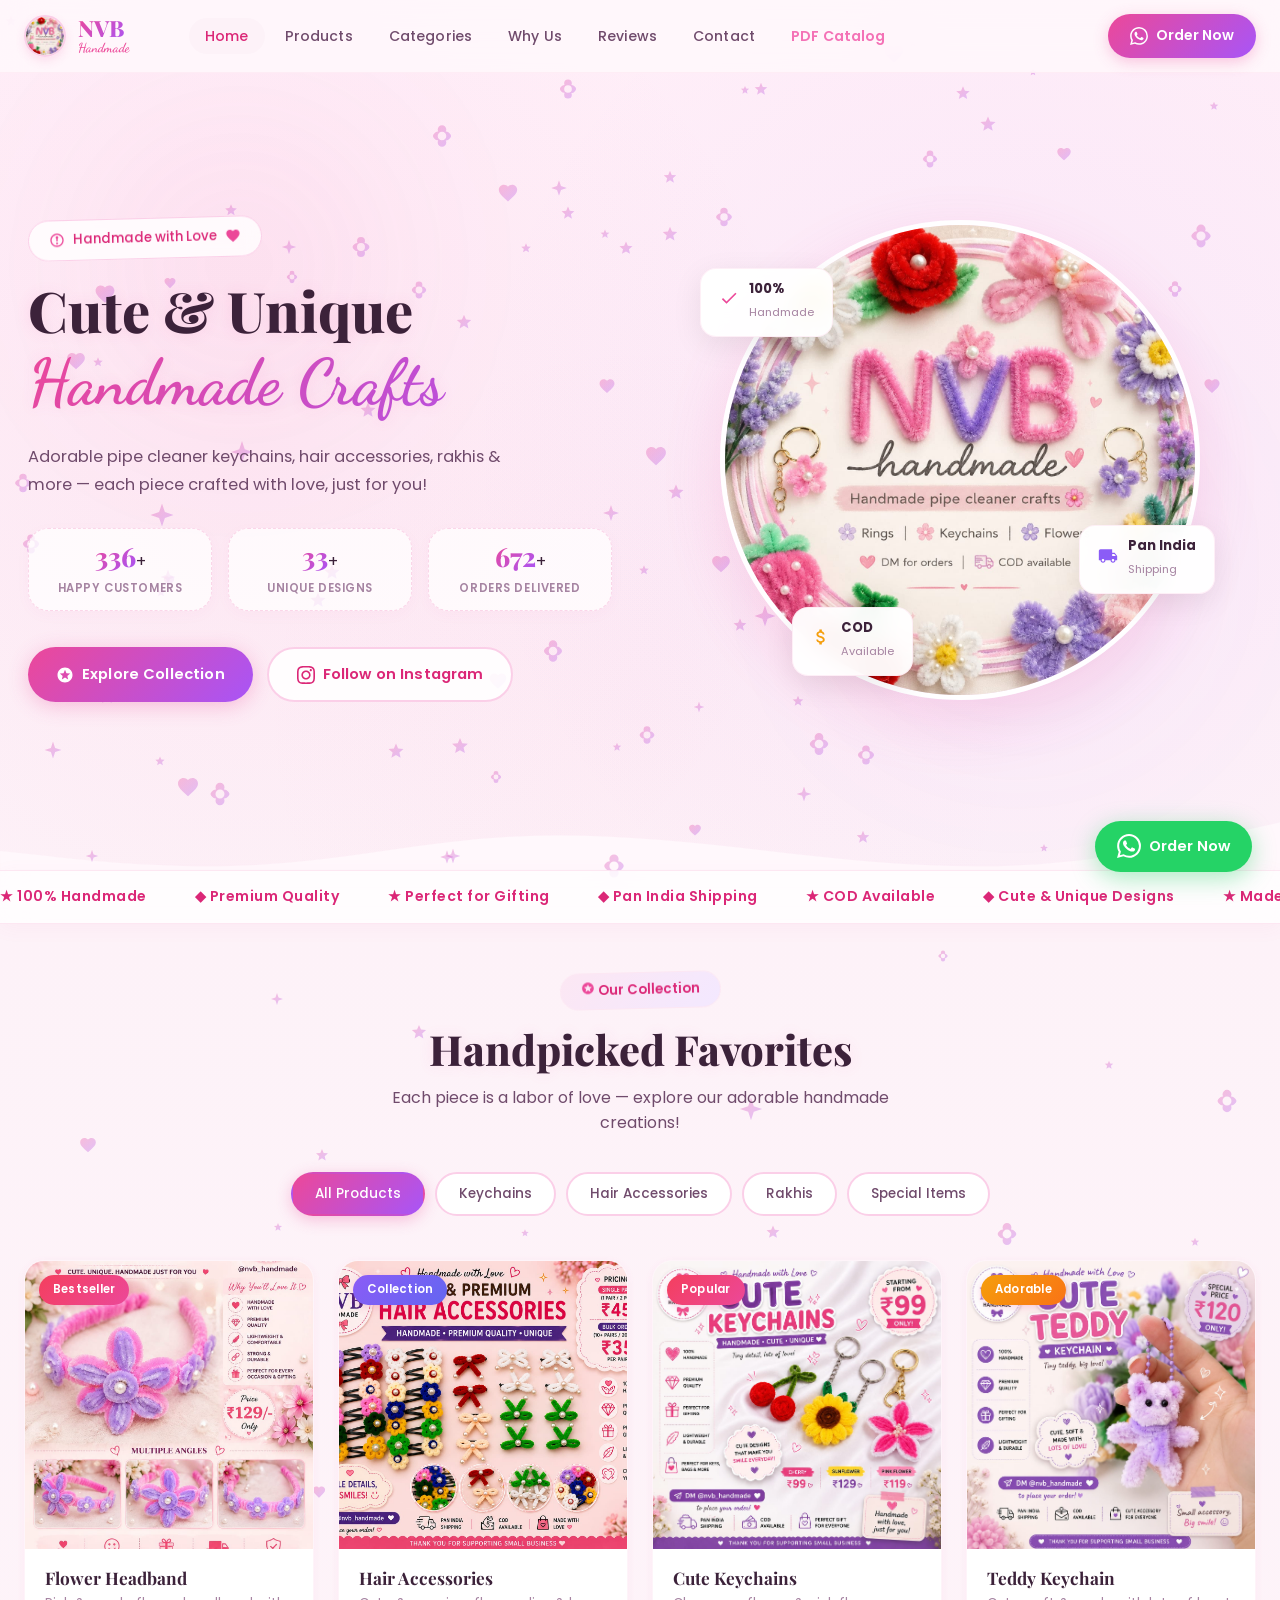
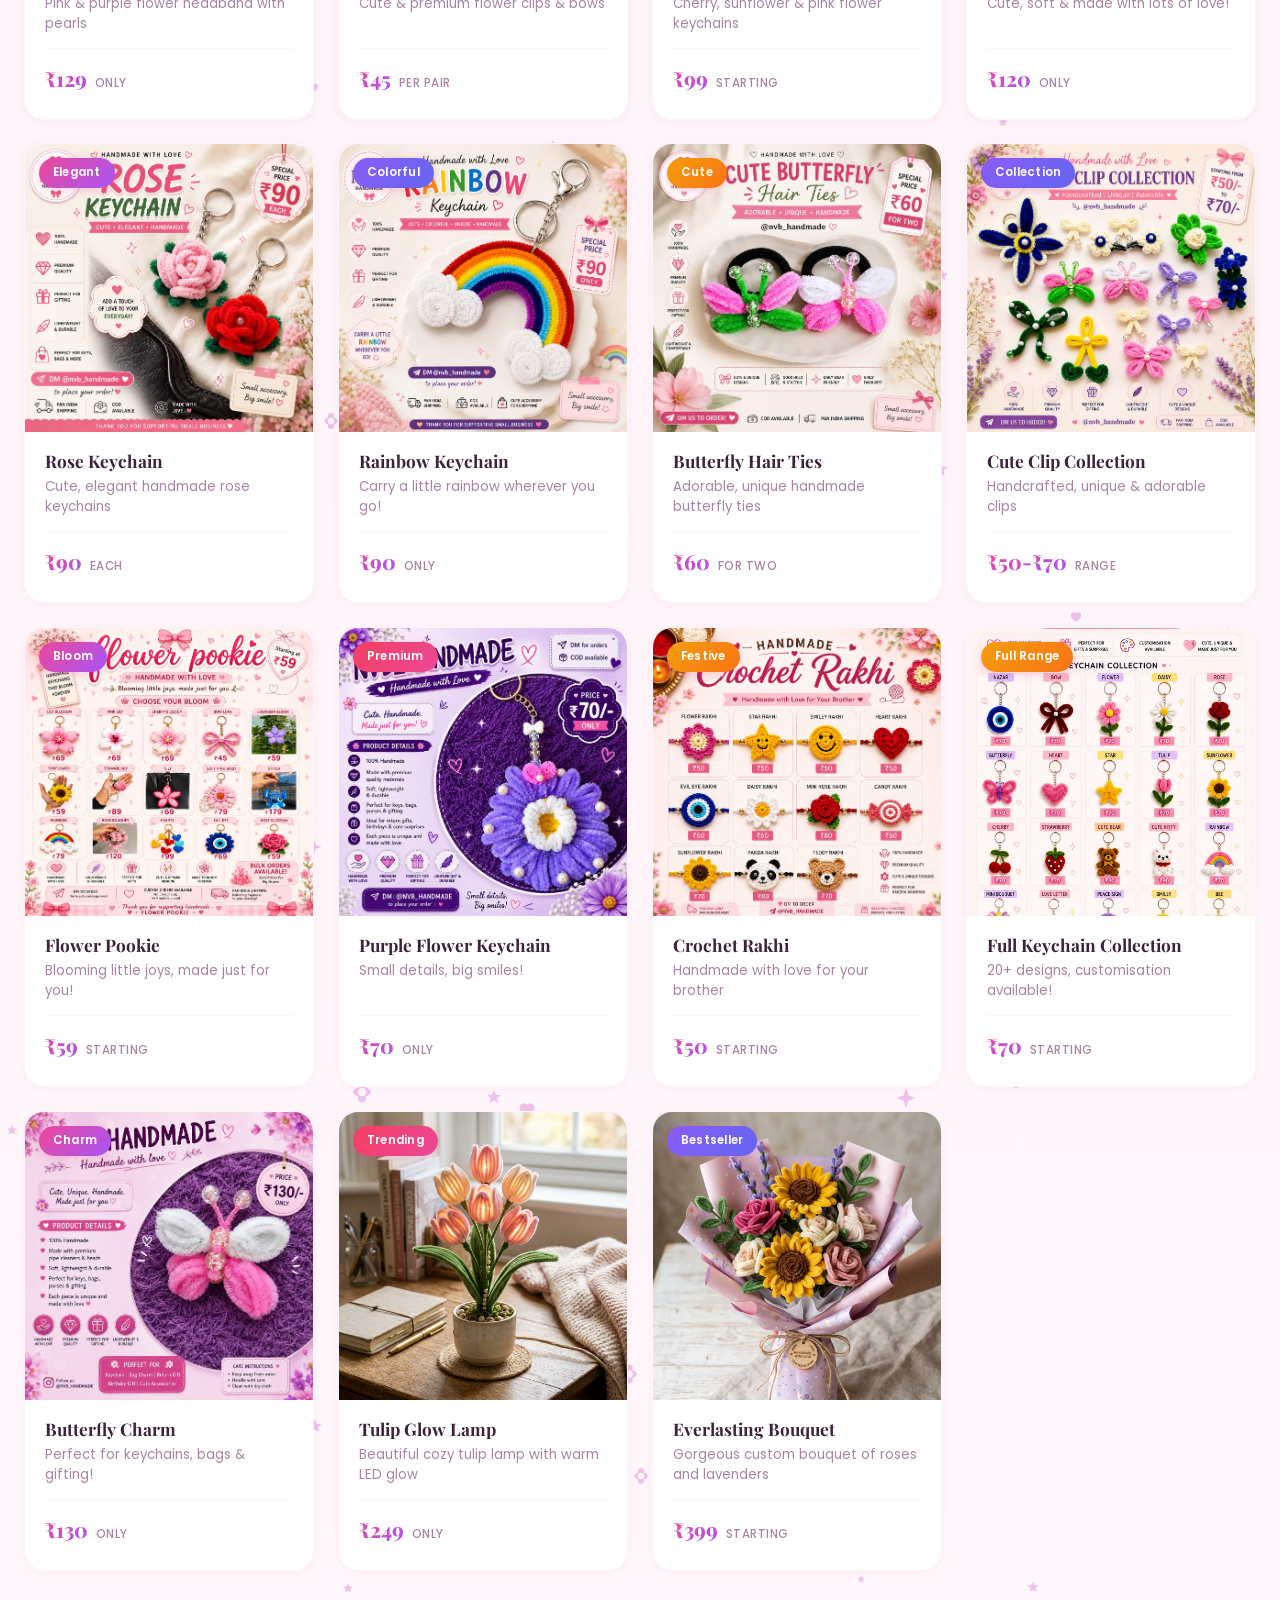
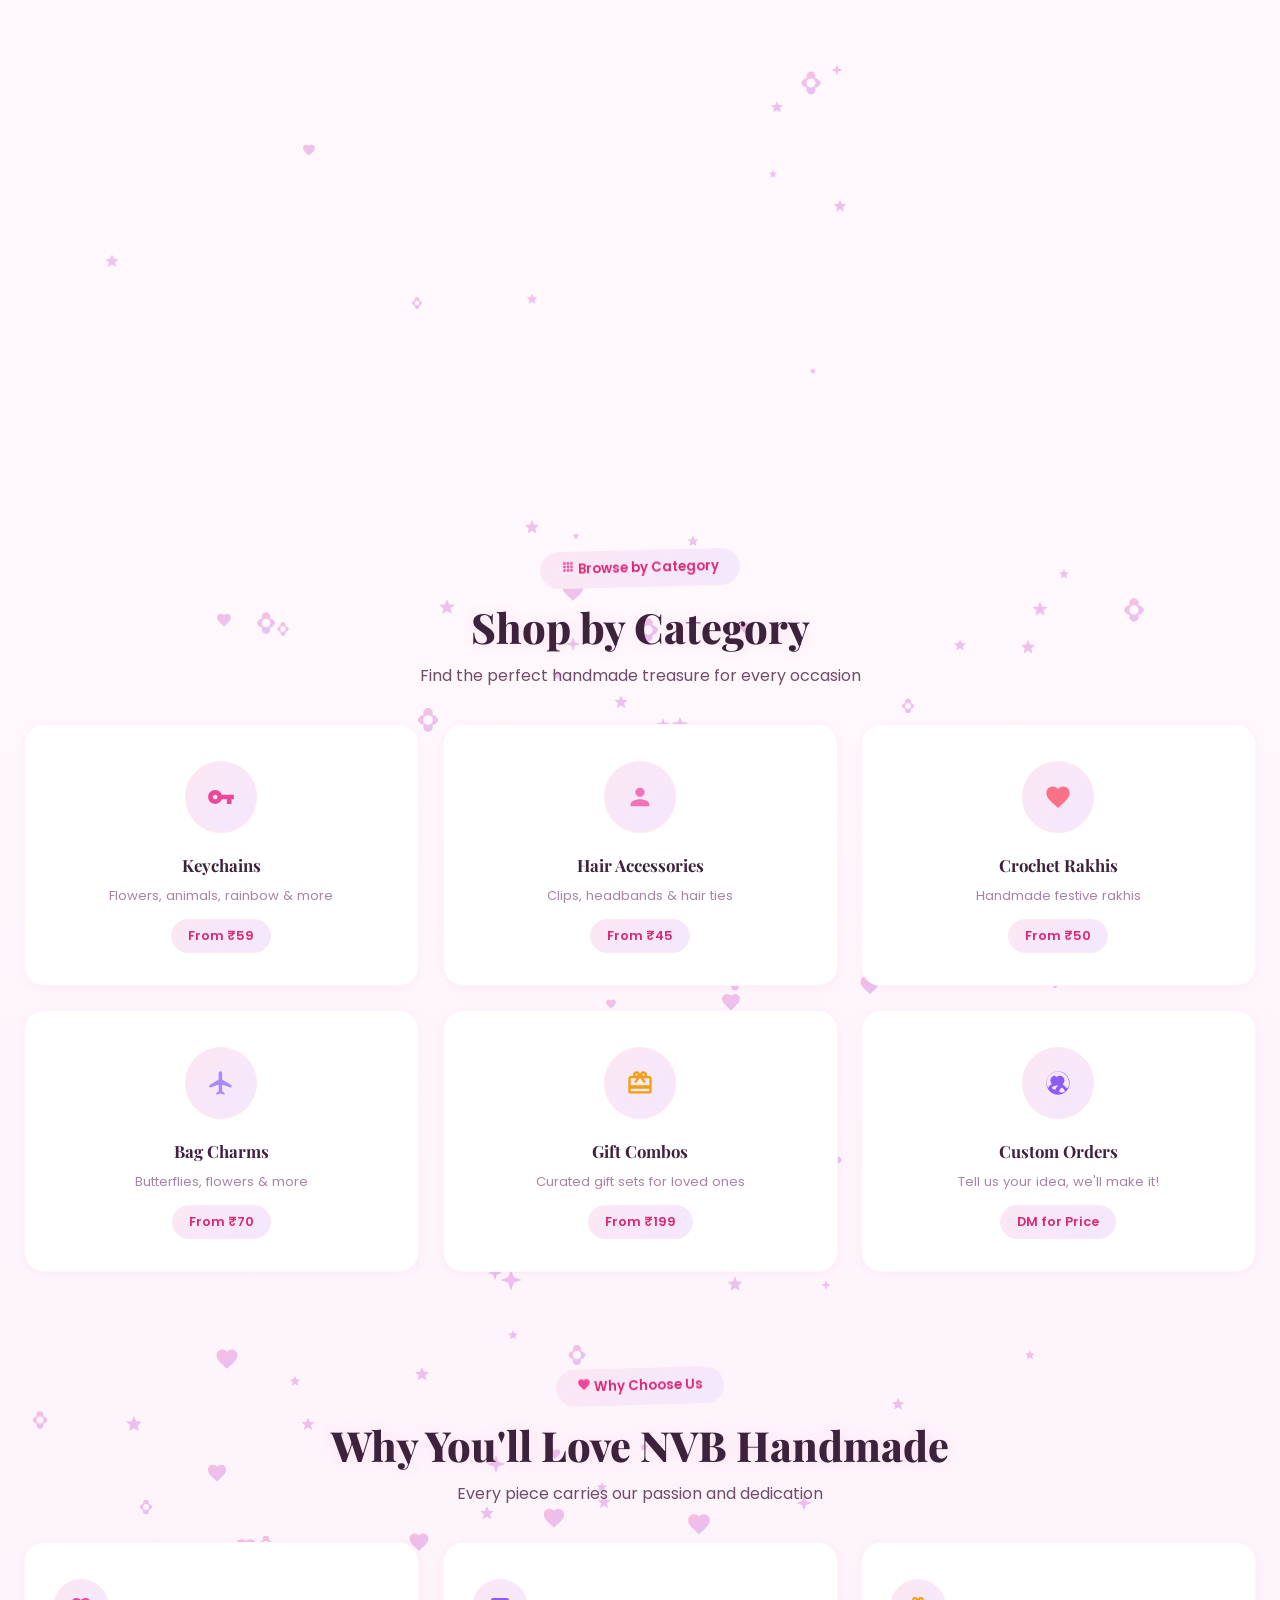
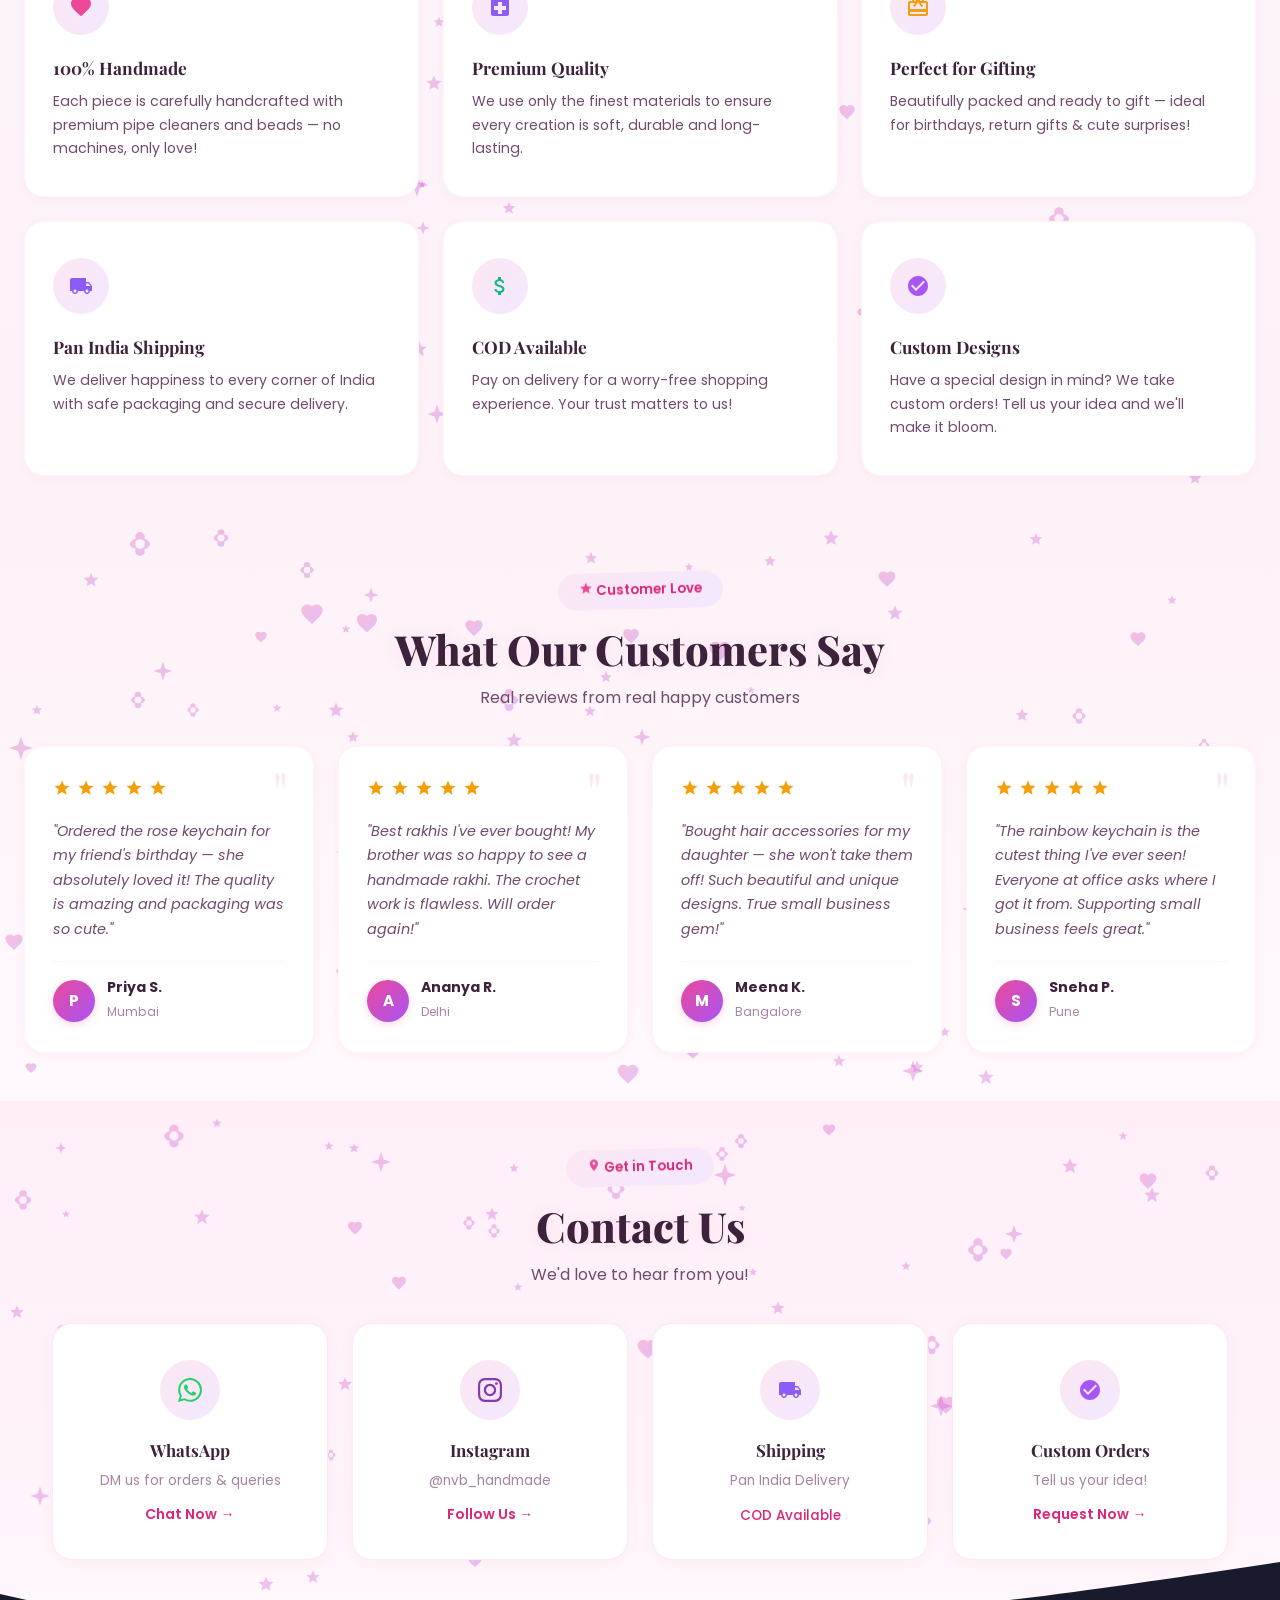
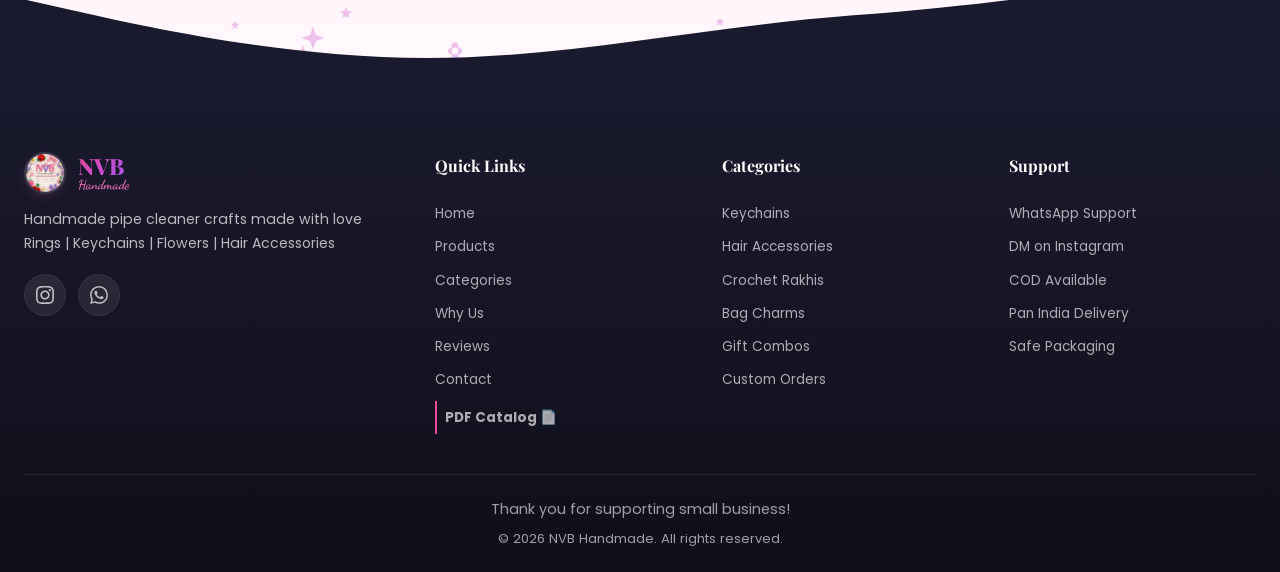
<file: index.html>
<!DOCTYPE html>
<html lang="en">

<head>
    <!-- Google tag (gtag.js) -->
    <script async src="https://www.googletagmanager.com/gtag/js?id=G-HMERWKZB2G"></script>
    <script>
        window.dataLayer = window.dataLayer || [];
        function gtag() { dataLayer.push(arguments); }
        gtag('js', new Date());

        gtag('config', 'G-HMERWKZB2G');
    </script>
    <meta charset="UTF-8">
    <meta name="viewport" content="width=device-width, initial-scale=1.0">
    <title>NVB Handmade — Cute Handmade Pipe Cleaner Crafts | Keychains, Hair Accessories & More</title>
    <meta name="description"
        content="Shop adorable handmade pipe cleaner keychains, hair accessories, rakhis & more from NVB Handmade. 100% handcrafted with love. Pan India shipping & COD available.">
    <link rel="preconnect" href="https://fonts.googleapis.com">
    <link rel="preconnect" href="https://fonts.gstatic.com" crossorigin>
    <link
        href="https://fonts.googleapis.com/css2?family=Playfair+Display:ital,wght@0,400;0,600;0,700;0,800;1,400;1,600&family=Poppins:wght@300;400;500;600;700&family=Dancing+Script:wght@400;500;600;700&display=swap"
        rel="stylesheet">
    <link rel="stylesheet" href="style.css">
</head>

<body>

    <!-- Floating Hearts Background -->
    <div class="floating-hearts" aria-hidden="true">
        <span class="heart" style="--i:1">♥</span>
        <span class="heart" style="--i:2">✦</span>
        <span class="heart" style="--i:3">✧</span>
        <span class="heart" style="--i:4">♥</span>
        <span class="heart" style="--i:5">✦</span>
        <span class="heart" style="--i:6">♥</span>
        <span class="heart" style="--i:7">✧</span>
        <span class="heart" style="--i:8">♥</span>
        <span class="heart" style="--i:9">✦</span>
        <span class="heart" style="--i:10">♥</span>
    </div>

    <!-- Navigation -->
    <nav class="navbar" id="navbar">
        <div class="nav-container">
            <a href="#" class="nav-logo">
                <img src="images/hero-brand.jpg" alt="NVB Logo" class="logo-img">
                <div class="logo-text">
                    <span class="logo-main">NVB</span>
                    <span class="logo-sub">Handmade</span>
                </div>
            </a>
            <button class="nav-toggle" id="navToggle" aria-label="Toggle navigation">
                <span></span><span></span><span></span>
            </button>
            <ul class="nav-links" id="navLinks">
                <li><a href="#home">Home</a></li>
                <li><a href="#products">Products</a></li>
                <li><a href="#categories">Categories</a></li>
                <li><a href="#features">Why Us</a></li>
                <li><a href="#reviews">Reviews</a></li>
                <li><a href="#contact">Contact</a></li>
                <li><a href="catalog.html" style="color: var(--pink-400); font-weight: 600;">PDF Catalog</a></li>
                <li class="mobile-only-cta">
                    <a href="https://wa.me/919023243011?text=Hi!%20I%20want%20to%20order%20from%20NVB%20Handmade"
                        class="btn-whatsapp-cta" target="_blank" rel="noopener">
                        <svg width="18" height="18" viewBox="0 0 24 24" fill="currentColor">
                            <path
                                d="M17.472 14.382c-.297-.149-1.758-.867-2.03-.967-.273-.099-.471-.148-.67.15-.197.297-.767.966-.94 1.164-.173.199-.347.223-.644.075-.297-.15-1.255-.463-2.39-1.475-.883-.788-1.48-1.761-1.653-2.059-.173-.297-.018-.458.13-.606.134-.133.298-.347.446-.52.149-.174.198-.298.298-.497.099-.198.05-.371-.025-.52-.075-.149-.669-1.612-.916-2.207-.242-.579-.487-.5-.669-.51-.173-.008-.371-.01-.57-.01-.198 0-.52.074-.792.372-.272.297-1.04 1.016-1.04 2.479 0 1.462 1.065 2.875 1.213 3.074.149.198 2.096 3.2 5.077 4.487.709.306 1.262.489 1.694.625.712.227 1.36.195 1.871.118.571-.085 1.758-.719 2.006-1.413.248-.694.248-1.289.173-1.413-.074-.124-.272-.198-.57-.347m-5.421 7.403h-.004a9.87 9.87 0 01-5.031-1.378l-.361-.214-3.741.982.998-3.648-.235-.374a9.86 9.86 0 01-1.51-5.26c.001-5.45 4.436-9.884 9.888-9.884 2.64 0 5.122 1.03 6.988 2.898a9.825 9.825 0 012.893 6.994c-.003 5.45-4.437 9.884-9.885 9.884m8.413-18.297A11.815 11.815 0 0012.05 0C5.495 0 .16 5.335.157 11.892c0 2.096.547 4.142 1.588 5.945L.057 24l6.305-1.654a11.882 11.882 0 005.683 1.448h.005c6.554 0 11.89-5.335 11.893-11.893a11.821 11.821 0 00-3.48-8.413z" />
                        </svg>
                        Order Now
                    </a>
                </li>
            </ul>
            <a href="https://wa.me/919023243011?text=Hi!%20I%20want%20to%20order%20from%20NVB%20Handmade"
                class="nav-cta" target="_blank" rel="noopener">
                <svg width="18" height="18" viewBox="0 0 24 24" fill="currentColor">
                    <path
                        d="M17.472 14.382c-.297-.149-1.758-.867-2.03-.967-.273-.099-.471-.148-.67.15-.197.297-.767.966-.94 1.164-.173.199-.347.223-.644.075-.297-.15-1.255-.463-2.39-1.475-.883-.788-1.48-1.761-1.653-2.059-.173-.297-.018-.458.13-.606.134-.133.298-.347.446-.52.149-.174.198-.298.298-.497.099-.198.05-.371-.025-.52-.075-.149-.669-1.612-.916-2.207-.242-.579-.487-.5-.669-.51-.173-.008-.371-.01-.57-.01-.198 0-.52.074-.792.372-.272.297-1.04 1.016-1.04 2.479 0 1.462 1.065 2.875 1.213 3.074.149.198 2.096 3.2 5.077 4.487.709.306 1.262.489 1.694.625.712.227 1.36.195 1.871.118.571-.085 1.758-.719 2.006-1.413.248-.694.248-1.289.173-1.413-.074-.124-.272-.198-.57-.347m-5.421 7.403h-.004a9.87 9.87 0 01-5.031-1.378l-.361-.214-3.741.982.998-3.648-.235-.374a9.86 9.86 0 01-1.51-5.26c.001-5.45 4.436-9.884 9.888-9.884 2.64 0 5.122 1.03 6.988 2.898a9.825 9.825 0 012.893 6.994c-.003 5.45-4.437 9.884-9.885 9.884m8.413-18.297A11.815 11.815 0 0012.05 0C5.495 0 .16 5.335.157 11.892c0 2.096.547 4.142 1.588 5.945L.057 24l6.305-1.654a11.882 11.882 0 005.683 1.448h.005c6.554 0 11.89-5.335 11.893-11.893a11.821 11.821 0 00-3.48-8.413z" />
                </svg>
                Order Now
            </a>
        </div>
    </nav>

    <!-- Hero Section -->
    <section class="hero" id="home">
        <div class="hero-bg-overlay"></div>

        <!-- Decorative Glows and Shapes to Fill Spaces -->
        <div class="hero-glow hero-glow-1"></div>
        <div class="hero-glow hero-glow-2"></div>



        <div class="hero-content">
            <div class="hero-text">
                <div class="hero-badge">
                    <svg width="16" height="16" viewBox="0 0 24 24" fill="none">
                        <path
                            d="M12 2C6.5 2 2 6.5 2 12s4.5 10 10 10 10-4.5 10-10S17.5 2 12 2zm0 18c-4.41 0-8-3.59-8-8s3.59-8 8-8 8 3.59 8 8-3.59 8-8 8z"
                            fill="url(#hbg1)" />
                        <path
                            d="M12 6c-1.1 0-2 .9-2 2 0 .74.4 1.38 1 1.72V14h2V9.72c.6-.34 1-.98 1-1.72 0-1.1-.9-2-2-2z"
                            fill="url(#hbg1)" />
                        <circle cx="12" cy="17" r="1.5" fill="url(#hbg1)" />
                        <defs>
                            <linearGradient id="hbg1" x1="2" y1="2" x2="22" y2="22">
                                <stop stop-color="#ec4899" />
                                <stop offset="1" stop-color="#a855f7" />
                            </linearGradient>
                        </defs>
                    </svg>
                    Handmade with Love
                    <svg width="16" height="16" viewBox="0 0 24 24" fill="none">
                        <path
                            d="M12 21.35l-1.45-1.32C5.4 15.36 2 12.28 2 8.5 2 5.42 4.42 3 7.5 3c1.74 0 3.41.81 4.5 2.09C13.09 3.81 14.76 3 16.5 3 19.58 3 22 5.42 22 8.5c0 3.78-3.4 6.86-8.55 11.54L12 21.35z"
                            fill="url(#hbg1)" />
                    </svg>
                </div>
                <h1 class="hero-title">
                    <span class="title-line-1">Cute & Unique</span>
                    <span class="title-line-2">Handmade Crafts</span>
                </h1>
                <p class="hero-subtitle">Adorable pipe cleaner keychains, hair accessories, rakhis & more — each piece
                    crafted with love, just for you!</p>
                <div class="hero-stats">
                    <div class="stat">
                        <span class="stat-number" data-target="500">0</span><span>+</span>
                        <span class="stat-label">Happy Customers</span>
                    </div>
                    <div class="stat-divider"></div>
                    <div class="stat">
                        <span class="stat-number" data-target="50">0</span><span>+</span>
                        <span class="stat-label">Unique Designs</span>
                    </div>
                    <div class="stat-divider"></div>
                    <div class="stat">
                        <span class="stat-number" data-target="1000">0</span><span>+</span>
                        <span class="stat-label">Orders Delivered</span>
                    </div>
                </div>
                <div class="hero-actions">
                    <a href="#products" class="btn btn-primary">
                        <svg width="18" height="18" viewBox="0 0 24 24" fill="currentColor">
                            <path
                                d="M11.99 2C6.47 2 2 6.48 2 12s4.47 10 9.99 10C17.52 22 22 17.52 22 12S17.52 2 11.99 2zm4.24 16L12 15.45 7.77 18l1.12-4.81-3.73-3.23 4.92-.42L12 5l1.92 4.53 4.92.42-3.73 3.23L16.23 18z" />
                        </svg>
                        Explore Collection
                    </a>
                    <a href="https://www.instagram.com/nvb_handmade" class="btn btn-secondary" target="_blank"
                        rel="noopener">
                        <svg width="18" height="18" viewBox="0 0 24 24" fill="currentColor">
                            <path
                                d="M12 2.163c3.204 0 3.584.012 4.85.07 3.252.148 4.771 1.691 4.919 4.919.058 1.265.069 1.645.069 4.849 0 3.205-.012 3.584-.069 4.849-.149 3.225-1.664 4.771-4.919 4.919-1.266.058-1.644.07-4.85.07-3.204 0-3.584-.012-4.849-.07-3.26-.149-4.771-1.699-4.919-4.92-.058-1.265-.07-1.644-.07-4.849 0-3.204.013-3.583.07-4.849.149-3.227 1.664-4.771 4.919-4.919 1.266-.057 1.645-.069 4.849-.069zm0-2.163c-3.259 0-3.667.014-4.947.072-4.358.2-6.78 2.618-6.98 6.98-.059 1.281-.073 1.689-.073 4.948 0 3.259.014 3.668.072 4.948.2 4.358 2.618 6.78 6.98 6.98 1.281.058 1.689.072 4.948.072 3.259 0 3.668-.014 4.948-.072 4.354-.2 6.782-2.618 6.979-6.98.059-1.28.073-1.689.073-4.948 0-3.259-.014-3.667-.072-4.947-.196-4.354-2.617-6.78-6.979-6.98-1.281-.059-1.69-.073-4.949-.073zm0 5.838c-3.403 0-6.162 2.759-6.162 6.162s2.759 6.163 6.162 6.163 6.162-2.759 6.162-6.163c0-3.403-2.759-6.162-6.162-6.162zm0 10.162c-2.209 0-4-1.79-4-4 0-2.209 1.791-4 4-4s4 1.791 4 4c0 2.21-1.791 4-4 4zm6.406-11.845c-.796 0-1.441.645-1.441 1.44s.645 1.44 1.441 1.44c.795 0 1.439-.645 1.439-1.44s-.644-1.44-1.439-1.44z" />
                        </svg>
                        Follow on Instagram
                    </a>
                </div>
            </div>
            <div class="hero-image">
                <div class="hero-image-frame">
                    <img src="images/hero-brand.jpg" alt="NVB Handmade - Handmade pipe cleaner crafts" loading="eager">
                    <div class="hero-image-glow"></div>
                </div>
                <div class="hero-floating-card card-1">
                    <div class="floating-icon">
                        <svg width="20" height="20" viewBox="0 0 24 24" fill="none">
                            <path d="M9 16.17L4.83 12l-1.42 1.41L9 19 21 7l-1.41-1.41L9 16.17z" fill="url(#fc1)" />
                            <defs>
                                <linearGradient id="fc1" x1="3" y1="7" x2="21" y2="19">
                                    <stop stop-color="#ec4899" />
                                    <stop offset="1" stop-color="#a855f7" />
                                </linearGradient>
                            </defs>
                        </svg>
                    </div>
                    <div>
                        <strong>100%</strong>
                        <small>Handmade</small>
                    </div>
                </div>
                <div class="hero-floating-card card-2">
                    <div class="floating-icon">
                        <svg width="20" height="20" viewBox="0 0 24 24" fill="none">
                            <path
                                d="M20 8h-3V4H3c-1.1 0-2 .9-2 2v11h2c0 1.66 1.34 3 3 3s3-1.34 3-3h6c0 1.66 1.34 3 3 3s3-1.34 3-3h2v-5l-3-4zM6 18.5c-.83 0-1.5-.67-1.5-1.5s.67-1.5 1.5-1.5 1.5.67 1.5 1.5-.67 1.5-1.5 1.5zm13.5-9l1.96 2.5H17V9.5h2.5zm-1.5 9c-.83 0-1.5-.67-1.5-1.5s.67-1.5 1.5-1.5 1.5.67 1.5 1.5-.67 1.5-1.5 1.5z"
                                fill="url(#fc2)" />
                            <defs>
                                <linearGradient id="fc2" x1="1" y1="4" x2="23" y2="20">
                                    <stop stop-color="#8b5cf6" />
                                    <stop offset="1" stop-color="#ec4899" />
                                </linearGradient>
                            </defs>
                        </svg>
                    </div>
                    <div>
                        <strong>Pan India</strong>
                        <small>Shipping</small>
                    </div>
                </div>
                <div class="hero-floating-card card-3">
                    <div class="floating-icon">
                        <svg width="20" height="20" viewBox="0 0 24 24" fill="none">
                            <path
                                d="M11.8 10.9c-2.27-.59-3-1.2-3-2.15 0-1.09 1.01-1.85 2.7-1.85 1.78 0 2.44.85 2.5 2.1h2.21c-.07-1.72-1.12-3.3-3.21-3.81V3h-3v2.16c-1.94.42-3.5 1.68-3.5 3.61 0 2.31 1.91 3.46 4.7 4.13 2.5.6 3 1.48 3 2.41 0 .69-.49 1.79-2.7 1.79-2.06 0-2.87-.92-2.98-2.1h-2.2c.12 2.19 1.76 3.42 3.68 3.83V21h3v-2.15c1.95-.37 3.5-1.5 3.5-3.55 0-2.84-2.43-3.81-4.7-4.4z"
                                fill="url(#fc3)" />
                            <defs>
                                <linearGradient id="fc3" x1="5" y1="3" x2="19" y2="21">
                                    <stop stop-color="#f59e0b" />
                                    <stop offset="1" stop-color="#ec4899" />
                                </linearGradient>
                            </defs>
                        </svg>
                    </div>
                    <div>
                        <strong>COD</strong>
                        <small>Available</small>
                    </div>
                </div>
            </div>
        </div>
        <div class="hero-wave">
            <svg viewBox="0 0 1440 120" fill="none" xmlns="http://www.w3.org/2000/svg">
                <path
                    d="M0,64L48,69.3C96,75,192,85,288,80C384,75,480,53,576,48C672,43,768,53,864,64C960,75,1056,85,1152,80C1248,75,1344,53,1392,42.7L1440,32L1440,120L1392,120C1344,120,1248,120,1152,120C1056,120,960,120,864,120C768,120,672,120,576,120C480,120,384,120,288,120C192,120,96,120,48,120L0,120Z"
                    fill="var(--bg-main)" />
            </svg>
        </div>
    </section>

    <!-- Marquee Banner -->
    <div class="marquee-banner">
        <div class="marquee-track">
            <span>★ 100% Handmade</span>
            <span>◆ Premium Quality</span>
            <span>★ Perfect for Gifting</span>
            <span>◆ Pan India Shipping</span>
            <span>★ COD Available</span>
            <span>◆ Cute & Unique Designs</span>
            <span>★ Made with Love</span>
            <span>◆ Safe Packaging</span>
            <span>★ 100% Handmade</span>
            <span>◆ Premium Quality</span>
            <span>★ Perfect for Gifting</span>
            <span>◆ Pan India Shipping</span>
            <span>★ COD Available</span>
            <span>◆ Cute & Unique Designs</span>
            <span>★ Made with Love</span>
            <span>◆ Safe Packaging</span>
        </div>
    </div>

    <!-- Products Section -->
    <section class="products" id="products">
        <div class="container">
            <div class="section-header">
                <span class="section-tag">
                    <svg width="14" height="14" viewBox="0 0 24 24" fill="url(#stg1)">
                        <path
                            d="M11.99 2C6.47 2 2 6.48 2 12s4.47 10 9.99 10C17.52 22 22 17.52 22 12S17.52 2 11.99 2zm4.24 16L12 15.45 7.77 18l1.12-4.81-3.73-3.23 4.92-.42L12 5l1.92 4.53 4.92.42-3.73 3.23L16.23 18z" />
                        <defs>
                            <linearGradient id="stg1" x1="2" y1="2" x2="22" y2="22">
                                <stop stop-color="#ec4899" />
                                <stop offset="1" stop-color="#a855f7" />
                            </linearGradient>
                        </defs>
                    </svg>
                    Our Collection
                </span>
                <h2 class="section-title">Handpicked Favorites</h2>
                <p class="section-desc">Each piece is a labor of love — explore our adorable handmade creations!</p>
            </div>

            <!-- Filter Tabs -->
            <div class="filter-tabs">
                <button class="filter-tab active" data-filter="all">All Products</button>
                <button class="filter-tab" data-filter="keychain">Keychains</button>
                <button class="filter-tab" data-filter="hair">Hair Accessories</button>
                <button class="filter-tab" data-filter="rakhi">Rakhis</button>
                <button class="filter-tab" data-filter="special">Special Items</button>
            </div>

            <div class="products-grid">
                <!-- Product 1 -->
                <div class="product-card" data-category="hair">
                    <div class="product-badge badge-hot">Bestseller</div>
                    <div class="product-image">
                        <img src="images/flower-headband.jpg" alt="Handmade Flower Headband - NVB Handmade"
                            loading="lazy">
                        <div class="product-overlay">
                            <a href="https://wa.me/919023243011?text=Hi!%20I%20want%20to%20order%20Flower%20Headband"
                                class="quick-order" target="_blank" rel="noopener">Order on WhatsApp</a>
                        </div>
                    </div>
                    <div class="product-info">
                        <h3>Flower Headband</h3>
                        <p>Pink & purple flower headband with pearls</p>
                        <div class="product-price">
                            <span class="price">₹129</span>
                            <span class="price-tag">Only</span>
                        </div>
                    </div>
                </div>

                <!-- Product 2 -->
                <div class="product-card" data-category="hair">
                    <div class="product-badge badge-new">Collection</div>
                    <div class="product-image">
                        <img src="images/hair-accessories.jpg" alt="Cute Hair Accessories Collection - NVB Handmade"
                            loading="lazy">
                        <div class="product-overlay">
                            <a href="https://wa.me/919023243011?text=Hi!%20I%20want%20to%20order%20Hair%20Accessories"
                                class="quick-order" target="_blank" rel="noopener">Order on WhatsApp</a>
                        </div>
                    </div>
                    <div class="product-info">
                        <h3>Hair Accessories</h3>
                        <p>Cute & premium flower clips & bows</p>
                        <div class="product-price">
                            <span class="price">₹45</span>
                            <span class="price-tag">Per Pair</span>
                        </div>
                    </div>
                </div>

                <!-- Product 3 -->
                <div class="product-card" data-category="keychain">
                    <div class="product-badge badge-hot">Popular</div>
                    <div class="product-image">
                        <img src="images/cute-keychains.jpg" alt="Cute Keychains Collection - NVB Handmade"
                            loading="lazy">
                        <div class="product-overlay">
                            <a href="https://wa.me/919023243011?text=Hi!%20I%20want%20to%20order%20Cute%20Keychains"
                                class="quick-order" target="_blank" rel="noopener">Order on WhatsApp</a>
                        </div>
                    </div>
                    <div class="product-info">
                        <h3>Cute Keychains</h3>
                        <p>Cherry, sunflower & pink flower keychains</p>
                        <div class="product-price">
                            <span class="price">₹99</span>
                            <span class="price-tag">Starting</span>
                        </div>
                    </div>
                </div>

                <!-- Product 4 -->
                <div class="product-card" data-category="keychain">
                    <div class="product-badge badge-cute">Adorable</div>
                    <div class="product-image">
                        <img src="images/teddy-keychain.jpg" alt="Teddy Bear Keychain - NVB Handmade" loading="lazy">
                        <div class="product-overlay">
                            <a href="https://wa.me/919023243011?text=Hi!%20I%20want%20to%20order%20Teddy%20Keychain"
                                class="quick-order" target="_blank" rel="noopener">Order on WhatsApp</a>
                        </div>
                    </div>
                    <div class="product-info">
                        <h3>Teddy Keychain</h3>
                        <p>Cute, soft & made with lots of love!</p>
                        <div class="product-price">
                            <span class="price">₹120</span>
                            <span class="price-tag">Only</span>
                        </div>
                    </div>
                </div>

                <!-- Product 5 -->
                <div class="product-card" data-category="keychain">
                    <div class="product-badge">Elegant</div>
                    <div class="product-image">
                        <img src="images/rose-keychain.jpg" alt="Rose Keychain - NVB Handmade" loading="lazy">
                        <div class="product-overlay">
                            <a href="https://wa.me/919023243011?text=Hi!%20I%20want%20to%20order%20Rose%20Keychain"
                                class="quick-order" target="_blank" rel="noopener">Order on WhatsApp</a>
                        </div>
                    </div>
                    <div class="product-info">
                        <h3>Rose Keychain</h3>
                        <p>Cute, elegant handmade rose keychains</p>
                        <div class="product-price">
                            <span class="price">₹90</span>
                            <span class="price-tag">Each</span>
                        </div>
                    </div>
                </div>

                <!-- Product 6 -->
                <div class="product-card" data-category="keychain">
                    <div class="product-badge badge-new">Colorful</div>
                    <div class="product-image">
                        <img src="images/rainbow-keychain.jpg" alt="Rainbow Keychain - NVB Handmade" loading="lazy">
                        <div class="product-overlay">
                            <a href="https://wa.me/919023243011?text=Hi!%20I%20want%20to%20order%20Rainbow%20Keychain"
                                class="quick-order" target="_blank" rel="noopener">Order on WhatsApp</a>
                        </div>
                    </div>
                    <div class="product-info">
                        <h3>Rainbow Keychain</h3>
                        <p>Carry a little rainbow wherever you go!</p>
                        <div class="product-price">
                            <span class="price">₹90</span>
                            <span class="price-tag">Only</span>
                        </div>
                    </div>
                </div>

                <!-- Product 7 -->
                <div class="product-card" data-category="hair">
                    <div class="product-badge badge-cute">Cute</div>
                    <div class="product-image">
                        <img src="images/butterfly-hair-ties.jpg" alt="Butterfly Hair Ties - NVB Handmade"
                            loading="lazy">
                        <div class="product-overlay">
                            <a href="https://wa.me/919023243011?text=Hi!%20I%20want%20to%20order%20Butterfly%20Hair%20Ties"
                                class="quick-order" target="_blank" rel="noopener">Order on WhatsApp</a>
                        </div>
                    </div>
                    <div class="product-info">
                        <h3>Butterfly Hair Ties</h3>
                        <p>Adorable, unique handmade butterfly ties</p>
                        <div class="product-price">
                            <span class="price">₹60</span>
                            <span class="price-tag">For Two</span>
                        </div>
                    </div>
                </div>

                <!-- Product 8 -->
                <div class="product-card" data-category="hair">
                    <div class="product-badge badge-new">Collection</div>
                    <div class="product-image">
                        <img src="images/clip-collection.jpg" alt="Cute Clips Collection - NVB Handmade" loading="lazy">
                        <div class="product-overlay">
                            <a href="https://wa.me/919023243011?text=Hi!%20I%20want%20to%20order%20Cute%20Clips"
                                class="quick-order" target="_blank" rel="noopener">Order on WhatsApp</a>
                        </div>
                    </div>
                    <div class="product-info">
                        <h3>Cute Clip Collection</h3>
                        <p>Handcrafted, unique & adorable clips</p>
                        <div class="product-price">
                            <span class="price">₹50-₹70</span>
                            <span class="price-tag">Range</span>
                        </div>
                    </div>
                </div>

                <!-- Product 9 -->
                <div class="product-card" data-category="special">
                    <div class="product-badge">Bloom</div>
                    <div class="product-image">
                        <img src="images/flower-pookie.jpg" alt="Flower Pookie - NVB Handmade" loading="lazy">
                        <div class="product-overlay">
                            <a href="https://wa.me/919023243011?text=Hi!%20I%20want%20to%20order%20Flower%20Pookie"
                                class="quick-order" target="_blank" rel="noopener">Order on WhatsApp</a>
                        </div>
                    </div>
                    <div class="product-info">
                        <h3>Flower Pookie</h3>
                        <p>Blooming little joys, made just for you!</p>
                        <div class="product-price">
                            <span class="price">₹59</span>
                            <span class="price-tag">Starting</span>
                        </div>
                    </div>
                </div>

                <!-- Product 10 -->
                <div class="product-card" data-category="special">
                    <div class="product-badge badge-hot">Premium</div>
                    <div class="product-image">
                        <img src="images/purple-flower-keychain.jpg" alt="Premium Purple Flower Keychain - NVB Handmade"
                            loading="lazy">
                        <div class="product-overlay">
                            <a href="https://wa.me/919023243011?text=Hi!%20I%20want%20to%20order%20Purple%20Flower%20Keychain"
                                class="quick-order" target="_blank" rel="noopener">Order on WhatsApp</a>
                        </div>
                    </div>
                    <div class="product-info">
                        <h3>Purple Flower Keychain</h3>
                        <p>Small details, big smiles!</p>
                        <div class="product-price">
                            <span class="price">₹70</span>
                            <span class="price-tag">Only</span>
                        </div>
                    </div>
                </div>

                <!-- Product 11 -->
                <div class="product-card" data-category="rakhi">
                    <div class="product-badge badge-cute">Festive</div>
                    <div class="product-image">
                        <img src="images/crochet-rakhi.jpg" alt="Crochet Rakhi Collection - NVB Handmade"
                            loading="lazy">
                        <div class="product-overlay">
                            <a href="https://wa.me/919023243011?text=Hi!%20I%20want%20to%20order%20Crochet%20Rakhis"
                                class="quick-order" target="_blank" rel="noopener">Order on WhatsApp</a>
                        </div>
                    </div>
                    <div class="product-info">
                        <h3>Crochet Rakhi</h3>
                        <p>Handmade with love for your brother</p>
                        <div class="product-price">
                            <span class="price">₹50</span>
                            <span class="price-tag">Starting</span>
                        </div>
                    </div>
                </div>

                <!-- Product 12 -->
                <div class="product-card" data-category="keychain">
                    <div class="product-badge badge-cute">Full Range</div>
                    <div class="product-image">
                        <img src="images/pipe-cleaner-keychains.jpg"
                            alt="Pipe Cleaner Keychains Collection - NVB Handmade" loading="lazy">
                        <div class="product-overlay">
                            <a href="https://wa.me/919023243011?text=Hi!%20I%20want%20to%20order%20Pipe%20Cleaner%20Keychains"
                                class="quick-order" target="_blank" rel="noopener">Order on WhatsApp</a>
                        </div>
                    </div>
                    <div class="product-info">
                        <h3>Full Keychain Collection</h3>
                        <p>20+ designs, customisation available!</p>
                        <div class="product-price">
                            <span class="price">₹70</span>
                            <span class="price-tag">Starting</span>
                        </div>
                    </div>
                </div>

                <!-- Product 13 -->
                <div class="product-card" data-category="special">
                    <div class="product-badge">Charm</div>
                    <div class="product-image">
                        <img src="images/butterfly-charm.jpg" alt="Butterfly Charm - NVB Handmade" loading="lazy">
                        <div class="product-overlay">
                            <a href="https://wa.me/919023243011?text=Hi!%20I%20want%20to%20order%20Butterfly%20Charm"
                                class="quick-order" target="_blank" rel="noopener">Order on WhatsApp</a>
                        </div>
                    </div>
                    <div class="product-info">
                        <h3>Butterfly Charm</h3>
                        <p>Perfect for keychains, bags & gifting!</p>
                        <div class="product-price">
                            <span class="price">₹130</span>
                            <span class="price-tag">Only</span>
                        </div>
                    </div>
                </div> <!-- Product 14 — Tulip Lamp -->
                <div class="product-card" data-category="special">
                    <div class="product-badge badge-hot">Trending</div>
                    <div class="product-image">
                        <img src="images/tulip-lamp.jpg" alt="Handmade Pipe Cleaner Tulip Lamp - NVB Handmade"
                            loading="lazy">
                        <div class="product-overlay">
                            <a href="https://wa.me/919023243011?text=Hi!%20I%20want%20to%20order%20the%20Tulip%20Lamp"
                                class="quick-order" target="_blank" rel="noopener">Order on WhatsApp</a>
                        </div>
                    </div>
                    <div class="product-info">
                        <h3>Tulip Glow Lamp</h3>
                        <p>Beautiful cozy tulip lamp with warm LED glow</p>
                        <div class="product-price">
                            <span class="price">₹249</span>
                            <span class="price-tag">Only</span>
                        </div>
                    </div>
                </div>

                <!-- Product 15 — Flower Bouquet -->
                <div class="product-card" data-category="special">
                    <div class="product-badge badge-new">Bestseller</div>
                    <div class="product-image">
                        <img src="images/flower-bouquet.jpg" alt="Handmade Pipe Cleaner Flower Bouquet - NVB Handmade"
                            loading="lazy">
                        <div class="product-overlay">
                            <a href="https://wa.me/919023243011?text=Hi!%20I%20want%20to%20order%20the%20Flower%20Bouquet"
                                class="quick-order" target="_blank" rel="noopener">Order on WhatsApp</a>
                        </div>
                    </div>
                    <div class="product-info">
                        <h3>Everlasting Bouquet</h3>
                        <p>Gorgeous custom bouquet of roses and lavenders</p>
                        <div class="product-price">
                            <span class="price">₹399</span>
                            <span class="price-tag">Starting</span>
                        </div>
                    </div>
                </div>

                <!-- Product 16 — Puppy Figurine -->
                <div class="product-card" data-category="special">
                    <div class="product-badge badge-cute">Adorable</div>
                    <div class="product-image">
                        <img src="images/cute-puppy.jpg" alt="Handmade Pipe Cleaner Puppy Figurine - NVB Handmade"
                            loading="lazy">
                        <div class="product-overlay">
                            <a href="https://wa.me/919023243011?text=Hi!%20I%20want%20to%20order%20the%20Puppy%20Figurine"
                                class="quick-order" target="_blank" rel="noopener">Order on WhatsApp</a>
                        </div>
                    </div>
                    <div class="product-info">
                        <h3>Mini Puppy Figurine</h3>
                        <p>Super cute handcrafted miniature puppy doll</p>
                        <div class="product-price">
                            <span class="price">₹149</span>
                            <span class="price-tag">Each</span>
                        </div>
                    </div>
                </div>

                <!-- Product 17 — Floral Hair Claw -->
                <div class="product-card" data-category="hair">
                    <div class="product-badge">Elegant</div>
                    <div class="product-image">
                        <img src="images/hair-claw.jpg" alt="Handmade Pipe Cleaner Floral Hair Claw - NVB Handmade"
                            loading="lazy">
                        <div class="product-overlay">
                            <a href="https://wa.me/919023243011?text=Hi!%20I%20want%20to%20order%20the%20Floral%20Hair%20Claw"
                                class="quick-order" target="_blank" rel="noopener">Order on WhatsApp</a>
                        </div>
                    </div>
                    <div class="product-info">
                        <h3>Floral Hair Claw Clip</h3>
                        <p>Premium hair claw decorated with cute flowers</p>
                        <div class="product-price">
                            <span class="price">₹99</span>
                            <span class="price-tag">Only</span>
                        </div>
                    </div>
                </div>

                <!-- Product 18 — Custom Order CTA -->
                <div class="product-card product-card-cta" data-category="special">
                    <div class="product-badge badge-new">Custom</div>
                    <div class="product-image product-cta-image">
                        <img src="images/hero-brand.jpg" alt="Custom Orders - NVB Handmade" loading="lazy">
                        <div class="product-overlay">
                            <a href="https://wa.me/919023243011?text=Hi!%20I%20want%20a%20custom%20order"
                                class="quick-order" target="_blank" rel="noopener">Request Custom Order</a>
                        </div>
                    </div>
                    <div class="product-info">
                        <h3>Custom Orders</h3>
                        <p>Have a unique idea? We'll craft it for you!</p>
                        <div class="product-price">
                            <span class="price">DM Us</span>
                            <span class="price-tag">For Price</span>
                        </div>
                    </div>
                </div>
            </div>
        </div>
    </section>

    <!-- Categories Section -->
    <section class="categories" id="categories">
        <div class="container">
            <div class="section-header">
                <span class="section-tag">
                    <svg width="14" height="14" viewBox="0 0 24 24" fill="url(#stg1)">
                        <path
                            d="M4 8h4V4H4v4zm6 12h4v-4h-4v4zm-6 0h4v-4H4v4zm0-6h4v-4H4v4zm6 0h4v-4h-4v4zm6-10v4h4V4h-4zm-6 4h4V4h-4v4zm6 6h4v-4h-4v4zm0 6h4v-4h-4v4z" />
                    </svg>
                    Browse by Category
                </span>
                <h2 class="section-title">Shop by Category</h2>
                <p class="section-desc">Find the perfect handmade treasure for every occasion</p>
            </div>
            <div class="categories-grid">
                <div class="category-card" data-tilt>
                    <div class="category-icon">
                        <svg width="28" height="28" viewBox="0 0 24 24" fill="none">
                            <path
                                d="M12.65 10C11.83 7.67 9.61 6 7 6c-3.31 0-6 2.69-6 6s2.69 6 6 6c2.61 0 4.83-1.67 5.65-4H17v4h4v-4h2v-4H12.65zM7 14c-1.1 0-2-.9-2-2s.9-2 2-2 2 .9 2 2-.9 2-2 2z"
                                fill="url(#ci1)" />
                            <defs>
                                <linearGradient id="ci1" x1="1" y1="6" x2="23" y2="18">
                                    <stop stop-color="#ec4899" />
                                    <stop offset="1" stop-color="#a855f7" />
                                </linearGradient>
                            </defs>
                        </svg>
                    </div>
                    <h3>Keychains</h3>
                    <p>Flowers, animals, rainbow & more</p>
                    <span class="category-price">From ₹59</span>
                </div>
                <div class="category-card" data-tilt>
                    <div class="category-icon">
                        <svg width="28" height="28" viewBox="0 0 24 24" fill="none">
                            <path
                                d="M12 12c2.21 0 4-1.79 4-4s-1.79-4-4-4-4 1.79-4 4 1.79 4 4 4zm0 2c-2.67 0-8 1.34-8 4v2h16v-2c0-2.66-5.33-4-8-4z"
                                fill="url(#ci2)" />
                            <defs>
                                <linearGradient id="ci2" x1="4" y1="4" x2="20" y2="20">
                                    <stop stop-color="#f472b6" />
                                    <stop offset="1" stop-color="#c084fc" />
                                </linearGradient>
                            </defs>
                        </svg>
                    </div>
                    <h3>Hair Accessories</h3>
                    <p>Clips, headbands & hair ties</p>
                    <span class="category-price">From ₹45</span>
                </div>
                <div class="category-card" data-tilt>
                    <div class="category-icon">
                        <svg width="28" height="28" viewBox="0 0 24 24" fill="none">
                            <path
                                d="M12 21.35l-1.45-1.32C5.4 15.36 2 12.28 2 8.5 2 5.42 4.42 3 7.5 3c1.74 0 3.41.81 4.5 2.09C13.09 3.81 14.76 3 16.5 3 19.58 3 22 5.42 22 8.5c0 3.78-3.4 6.86-8.55 11.54L12 21.35z"
                                fill="url(#ci3)" />
                            <defs>
                                <linearGradient id="ci3" x1="2" y1="3" x2="22" y2="21">
                                    <stop stop-color="#fb7185" />
                                    <stop offset="1" stop-color="#e879f9" />
                                </linearGradient>
                            </defs>
                        </svg>
                    </div>
                    <h3>Crochet Rakhis</h3>
                    <p>Handmade festive rakhis</p>
                    <span class="category-price">From ₹50</span>
                </div>
                <div class="category-card" data-tilt>
                    <div class="category-icon">
                        <svg width="28" height="28" viewBox="0 0 24 24" fill="none">
                            <path
                                d="M21 16v-2l-8-5V3.5c0-.83-.67-1.5-1.5-1.5S10 2.67 10 3.5V9l-8 5v2l8-2.5V19l-2 1.5V22l3.5-1 3.5 1v-1.5L13 19v-5.5l8 2.5z"
                                fill="url(#ci4)" />
                            <defs>
                                <linearGradient id="ci4" x1="3" y1="2" x2="21" y2="22">
                                    <stop stop-color="#a78bfa" />
                                    <stop offset="1" stop-color="#ec4899" />
                                </linearGradient>
                            </defs>
                        </svg>
                    </div>
                    <h3>Bag Charms</h3>
                    <p>Butterflies, flowers & more</p>
                    <span class="category-price">From ₹70</span>
                </div>
                <div class="category-card" data-tilt>
                    <div class="category-icon">
                        <svg width="28" height="28" viewBox="0 0 24 24" fill="none">
                            <path
                                d="M20 6h-2.18c.11-.31.18-.65.18-1 0-1.66-1.34-3-3-3-1.05 0-1.96.54-2.5 1.35l-.5.67-.5-.68C10.96 2.54 10.05 2 9 2 7.34 2 6 3.34 6 5c0 .35.07.69.18 1H4c-1.11 0-1.99.89-1.99 2L2 19c0 1.11.89 2 2 2h16c1.11 0 2-.89 2-2V8c0-1.11-.89-2-2-2zm-5-2c.55 0 1 .45 1 1s-.45 1-1 1-1-.45-1-1 .45-1 1-1zM9 4c.55 0 1 .45 1 1s-.45 1-1 1-1-.45-1-1 .45-1 1-1zm11 15H4v-2h16v2zm0-5H4V8h5.08L7 10.83 8.62 12 11 8.76l1-1.36 1 1.36L15.38 12 17 10.83 14.92 8H20v6z"
                                fill="url(#ci5)" />
                            <defs>
                                <linearGradient id="ci5" x1="2" y1="2" x2="22" y2="22">
                                    <stop stop-color="#f59e0b" />
                                    <stop offset="1" stop-color="#ec4899" />
                                </linearGradient>
                            </defs>
                        </svg>
                    </div>
                    <h3>Gift Combos</h3>
                    <p>Curated gift sets for loved ones</p>
                    <span class="category-price">From ₹199</span>
                </div>
                <div class="category-card" data-tilt>
                    <div class="category-icon">
                        <svg width="28" height="28" viewBox="0 0 24 24" fill="none">
                            <path
                                d="M12 2C6.48 2 2 6.48 2 12s4.48 10 10 10 10-4.48 10-10S17.52 2 12 2zM6.48 16.34c.77-1.28 2.57-2.14 4.52-2.14h.01c.02 0 .04 0 .05.01.38.01.72.07 1.03.16-1.12.83-1.99 2-2.44 3.36-.57-.09-1.11-.25-1.6-.48l-.01-.01c-.59-.27-1.13-.58-1.56-.9zm6.52 3.43c.06-.52.19-1.02.38-1.49.41-.99 1.1-1.82 1.97-2.38.46.31.9.67 1.29 1.09.65.71 1.11 1.57 1.32 2.52-.89.41-1.87.67-2.91.73-.36.02-.71.02-1.05-.02v.01c0-.15 0-.3-.01-.46h.01zm5.77-3.71c-.27-.58-.63-1.12-1.06-1.58-.54-.58-1.18-1.05-1.89-1.39 1.02-.73 1.68-1.91 1.68-3.24 0-2.21-1.79-4-4-4-1.11 0-2.12.46-2.84 1.2l.01-.01c-.01.01-.03.02-.04.04A3.97 3.97 0 009.5 5.85c-2.21 0-4 1.79-4 4 0 1.19.52 2.26 1.35 2.99-1.52.77-2.72 2.01-3.35 3.5-.75-1.35-1.19-2.88-1.25-4.5h-.01C2.29 6.59 6.59 2.29 11.75 2.24h.01c5.4.05 9.74 4.45 9.74 9.87 0 1.37-.29 2.68-.8 3.87l.07-.02z"
                                fill="url(#ci6)" />
                            <defs>
                                <linearGradient id="ci6" x1="2" y1="2" x2="22" y2="22">
                                    <stop stop-color="#8b5cf6" />
                                    <stop offset="1" stop-color="#ec4899" />
                                </linearGradient>
                            </defs>
                        </svg>
                    </div>
                    <h3>Custom Orders</h3>
                    <p>Tell us your idea, we'll make it!</p>
                    <span class="category-price">DM for Price</span>
                </div>
            </div>
        </div>
    </section>

    <!-- Features Section -->
    <section class="features" id="features">
        <div class="container">
            <div class="section-header">
                <span class="section-tag">
                    <svg width="14" height="14" viewBox="0 0 24 24" fill="url(#stg1)">
                        <path
                            d="M12 21.35l-1.45-1.32C5.4 15.36 2 12.28 2 8.5 2 5.42 4.42 3 7.5 3c1.74 0 3.41.81 4.5 2.09C13.09 3.81 14.76 3 16.5 3 19.58 3 22 5.42 22 8.5c0 3.78-3.4 6.86-8.55 11.54L12 21.35z" />
                    </svg>
                    Why Choose Us
                </span>
                <h2 class="section-title">Why You'll Love NVB Handmade</h2>
                <p class="section-desc">Every piece carries our passion and dedication</p>
            </div>
            <div class="features-grid">
                <div class="feature-card">
                    <div class="feature-icon">
                        <svg width="24" height="24" viewBox="0 0 24 24" fill="none">
                            <path
                                d="M12 21.35l-1.45-1.32C5.4 15.36 2 12.28 2 8.5 2 5.42 4.42 3 7.5 3c1.74 0 3.41.81 4.5 2.09C13.09 3.81 14.76 3 16.5 3 19.58 3 22 5.42 22 8.5c0 3.78-3.4 6.86-8.55 11.54L12 21.35z"
                                fill="url(#fi1)" />
                            <defs>
                                <linearGradient id="fi1" x1="2" y1="3" x2="22" y2="21">
                                    <stop stop-color="#ec4899" />
                                    <stop offset="1" stop-color="#f43f5e" />
                                </linearGradient>
                            </defs>
                        </svg>
                    </div>
                    <h3>100% Handmade</h3>
                    <p>Each piece is carefully handcrafted with premium pipe cleaners and beads — no machines, only
                        love!</p>
                </div>
                <div class="feature-card">
                    <div class="feature-icon">
                        <svg width="24" height="24" viewBox="0 0 24 24" fill="none">
                            <path
                                d="M19 3H5c-1.1 0-2 .9-2 2v14c0 1.1.9 2 2 2h14c1.1 0 2-.9 2-2V5c0-1.1-.9-2-2-2zm-1 12h-4v4h-4v-4H6v-4h4V7h4v4h4v4z"
                                fill="url(#fi2)" />
                            <defs>
                                <linearGradient id="fi2" x1="3" y1="3" x2="21" y2="21">
                                    <stop stop-color="#8b5cf6" />
                                    <stop offset="1" stop-color="#06b6d4" />
                                </linearGradient>
                            </defs>
                        </svg>
                    </div>
                    <h3>Premium Quality</h3>
                    <p>We use only the finest materials to ensure every creation is soft, durable and long-lasting.</p>
                </div>
                <div class="feature-card">
                    <div class="feature-icon">
                        <svg width="24" height="24" viewBox="0 0 24 24" fill="none">
                            <path
                                d="M20 6h-2.18c.11-.31.18-.65.18-1 0-1.66-1.34-3-3-3-1.05 0-1.96.54-2.5 1.35l-.5.67-.5-.68C10.96 2.54 10.05 2 9 2 7.34 2 6 3.34 6 5c0 .35.07.69.18 1H4c-1.11 0-1.99.89-1.99 2L2 19c0 1.11.89 2 2 2h16c1.11 0 2-.89 2-2V8c0-1.11-.89-2-2-2zm-5-2c.55 0 1 .45 1 1s-.45 1-1 1-1-.45-1-1 .45-1 1-1zM9 4c.55 0 1 .45 1 1s-.45 1-1 1-1-.45-1-1 .45-1 1-1zm11 15H4v-2h16v2zm0-5H4V8h5.08L7 10.83 8.62 12 11 8.76l1-1.36 1 1.36L15.38 12 17 10.83 14.92 8H20v6z"
                                fill="url(#fi3)" />
                            <defs>
                                <linearGradient id="fi3" x1="2" y1="2" x2="22" y2="22">
                                    <stop stop-color="#f59e0b" />
                                    <stop offset="1" stop-color="#ec4899" />
                                </linearGradient>
                            </defs>
                        </svg>
                    </div>
                    <h3>Perfect for Gifting</h3>
                    <p>Beautifully packed and ready to gift — ideal for birthdays, return gifts & cute surprises!</p>
                </div>
                <div class="feature-card">
                    <div class="feature-icon">
                        <svg width="24" height="24" viewBox="0 0 24 24" fill="none">
                            <path
                                d="M20 8h-3V4H3c-1.1 0-2 .9-2 2v11h2c0 1.66 1.34 3 3 3s3-1.34 3-3h6c0 1.66 1.34 3 3 3s3-1.34 3-3h2v-5l-3-4zM6 18.5c-.83 0-1.5-.67-1.5-1.5s.67-1.5 1.5-1.5 1.5.67 1.5 1.5-.67 1.5-1.5 1.5zm13.5-9l1.96 2.5H17V9.5h2.5zm-1.5 9c-.83 0-1.5-.67-1.5-1.5s.67-1.5 1.5-1.5 1.5.67 1.5 1.5-.67 1.5-1.5 1.5z"
                                fill="url(#fi4)" />
                            <defs>
                                <linearGradient id="fi4" x1="1" y1="4" x2="23" y2="20">
                                    <stop stop-color="#8b5cf6" />
                                    <stop offset="1" stop-color="#ec4899" />
                                </linearGradient>
                            </defs>
                        </svg>
                    </div>
                    <h3>Pan India Shipping</h3>
                    <p>We deliver happiness to every corner of India with safe packaging and secure delivery.</p>
                </div>
                <div class="feature-card">
                    <div class="feature-icon">
                        <svg width="24" height="24" viewBox="0 0 24 24" fill="none">
                            <path
                                d="M11.8 10.9c-2.27-.59-3-1.2-3-2.15 0-1.09 1.01-1.85 2.7-1.85 1.78 0 2.44.85 2.5 2.1h2.21c-.07-1.72-1.12-3.3-3.21-3.81V3h-3v2.16c-1.94.42-3.5 1.68-3.5 3.61 0 2.31 1.91 3.46 4.7 4.13 2.5.6 3 1.48 3 2.41 0 .69-.49 1.79-2.7 1.79-2.06 0-2.87-.92-2.98-2.1h-2.2c.12 2.19 1.76 3.42 3.68 3.83V21h3v-2.15c1.95-.37 3.5-1.5 3.5-3.55 0-2.84-2.43-3.81-4.7-4.4z"
                                fill="url(#fi5)" />
                            <defs>
                                <linearGradient id="fi5" x1="5" y1="3" x2="19" y2="21">
                                    <stop stop-color="#10b981" />
                                    <stop offset="1" stop-color="#059669" />
                                </linearGradient>
                            </defs>
                        </svg>
                    </div>
                    <h3>COD Available</h3>
                    <p>Pay on delivery for a worry-free shopping experience. Your trust matters to us!</p>
                </div>
                <div class="feature-card">
                    <div class="feature-icon">
                        <svg width="24" height="24" viewBox="0 0 24 24" fill="none">
                            <path
                                d="M12 2C6.48 2 2 6.48 2 12s4.48 10 10 10 10-4.48 10-10S17.52 2 12 2zm-2 15l-5-5 1.41-1.41L10 14.17l7.59-7.59L19 8l-9 9z"
                                fill="url(#fi6)" />
                            <defs>
                                <linearGradient id="fi6" x1="2" y1="2" x2="22" y2="22">
                                    <stop stop-color="#a855f7" />
                                    <stop offset="1" stop-color="#ec4899" />
                                </linearGradient>
                            </defs>
                        </svg>
                    </div>
                    <h3>Custom Designs</h3>
                    <p>Have a special design in mind? We take custom orders! Tell us your idea and we'll make it bloom.
                    </p>
                </div>
            </div>
        </div>
    </section>

    <!-- Reviews Section -->
    <section class="reviews" id="reviews">
        <div class="container">
            <div class="section-header">
                <span class="section-tag">
                    <svg width="14" height="14" viewBox="0 0 24 24" fill="url(#stg1)">
                        <path
                            d="M12 17.27L18.18 21l-1.64-7.03L22 9.24l-7.19-.61L12 2 9.19 8.63 2 9.24l5.46 4.73L5.82 21z" />
                    </svg>
                    Customer Love
                </span>
                <h2 class="section-title">What Our Customers Say</h2>
                <p class="section-desc">Real reviews from real happy customers</p>
            </div>
            <div class="reviews-slider">
                <div class="review-card">
                    <div class="review-stars">
                        <svg width="18" height="18" viewBox="0 0 24 24" fill="#f59e0b">
                            <path
                                d="M12 17.27L18.18 21l-1.64-7.03L22 9.24l-7.19-.61L12 2 9.19 8.63 2 9.24l5.46 4.73L5.82 21z" />
                        </svg>
                        <svg width="18" height="18" viewBox="0 0 24 24" fill="#f59e0b">
                            <path
                                d="M12 17.27L18.18 21l-1.64-7.03L22 9.24l-7.19-.61L12 2 9.19 8.63 2 9.24l5.46 4.73L5.82 21z" />
                        </svg>
                        <svg width="18" height="18" viewBox="0 0 24 24" fill="#f59e0b">
                            <path
                                d="M12 17.27L18.18 21l-1.64-7.03L22 9.24l-7.19-.61L12 2 9.19 8.63 2 9.24l5.46 4.73L5.82 21z" />
                        </svg>
                        <svg width="18" height="18" viewBox="0 0 24 24" fill="#f59e0b">
                            <path
                                d="M12 17.27L18.18 21l-1.64-7.03L22 9.24l-7.19-.61L12 2 9.19 8.63 2 9.24l5.46 4.73L5.82 21z" />
                        </svg>
                        <svg width="18" height="18" viewBox="0 0 24 24" fill="#f59e0b">
                            <path
                                d="M12 17.27L18.18 21l-1.64-7.03L22 9.24l-7.19-.61L12 2 9.19 8.63 2 9.24l5.46 4.73L5.82 21z" />
                        </svg>
                    </div>
                    <p class="review-text">"Ordered the rose keychain for my friend's birthday — she absolutely loved
                        it! The quality is amazing and packaging was so cute."</p>
                    <div class="review-author">
                        <div class="author-avatar">P</div>
                        <div>
                            <strong>Priya S.</strong>
                            <small>Mumbai</small>
                        </div>
                    </div>
                </div>
                <div class="review-card">
                    <div class="review-stars">
                        <svg width="18" height="18" viewBox="0 0 24 24" fill="#f59e0b">
                            <path
                                d="M12 17.27L18.18 21l-1.64-7.03L22 9.24l-7.19-.61L12 2 9.19 8.63 2 9.24l5.46 4.73L5.82 21z" />
                        </svg>
                        <svg width="18" height="18" viewBox="0 0 24 24" fill="#f59e0b">
                            <path
                                d="M12 17.27L18.18 21l-1.64-7.03L22 9.24l-7.19-.61L12 2 9.19 8.63 2 9.24l5.46 4.73L5.82 21z" />
                        </svg>
                        <svg width="18" height="18" viewBox="0 0 24 24" fill="#f59e0b">
                            <path
                                d="M12 17.27L18.18 21l-1.64-7.03L22 9.24l-7.19-.61L12 2 9.19 8.63 2 9.24l5.46 4.73L5.82 21z" />
                        </svg>
                        <svg width="18" height="18" viewBox="0 0 24 24" fill="#f59e0b">
                            <path
                                d="M12 17.27L18.18 21l-1.64-7.03L22 9.24l-7.19-.61L12 2 9.19 8.63 2 9.24l5.46 4.73L5.82 21z" />
                        </svg>
                        <svg width="18" height="18" viewBox="0 0 24 24" fill="#f59e0b">
                            <path
                                d="M12 17.27L18.18 21l-1.64-7.03L22 9.24l-7.19-.61L12 2 9.19 8.63 2 9.24l5.46 4.73L5.82 21z" />
                        </svg>
                    </div>
                    <p class="review-text">"Best rakhis I've ever bought! My brother was so happy to see a handmade
                        rakhi. The crochet work is flawless. Will order again!"</p>
                    <div class="review-author">
                        <div class="author-avatar">A</div>
                        <div>
                            <strong>Ananya R.</strong>
                            <small>Delhi</small>
                        </div>
                    </div>
                </div>
                <div class="review-card">
                    <div class="review-stars">
                        <svg width="18" height="18" viewBox="0 0 24 24" fill="#f59e0b">
                            <path
                                d="M12 17.27L18.18 21l-1.64-7.03L22 9.24l-7.19-.61L12 2 9.19 8.63 2 9.24l5.46 4.73L5.82 21z" />
                        </svg>
                        <svg width="18" height="18" viewBox="0 0 24 24" fill="#f59e0b">
                            <path
                                d="M12 17.27L18.18 21l-1.64-7.03L22 9.24l-7.19-.61L12 2 9.19 8.63 2 9.24l5.46 4.73L5.82 21z" />
                        </svg>
                        <svg width="18" height="18" viewBox="0 0 24 24" fill="#f59e0b">
                            <path
                                d="M12 17.27L18.18 21l-1.64-7.03L22 9.24l-7.19-.61L12 2 9.19 8.63 2 9.24l5.46 4.73L5.82 21z" />
                        </svg>
                        <svg width="18" height="18" viewBox="0 0 24 24" fill="#f59e0b">
                            <path
                                d="M12 17.27L18.18 21l-1.64-7.03L22 9.24l-7.19-.61L12 2 9.19 8.63 2 9.24l5.46 4.73L5.82 21z" />
                        </svg>
                        <svg width="18" height="18" viewBox="0 0 24 24" fill="#f59e0b">
                            <path
                                d="M12 17.27L18.18 21l-1.64-7.03L22 9.24l-7.19-.61L12 2 9.19 8.63 2 9.24l5.46 4.73L5.82 21z" />
                        </svg>
                    </div>
                    <p class="review-text">"Bought hair accessories for my daughter — she won't take them off! Such
                        beautiful and unique designs. True small business gem!"</p>
                    <div class="review-author">
                        <div class="author-avatar">M</div>
                        <div>
                            <strong>Meena K.</strong>
                            <small>Bangalore</small>
                        </div>
                    </div>
                </div>
                <div class="review-card">
                    <div class="review-stars">
                        <svg width="18" height="18" viewBox="0 0 24 24" fill="#f59e0b">
                            <path
                                d="M12 17.27L18.18 21l-1.64-7.03L22 9.24l-7.19-.61L12 2 9.19 8.63 2 9.24l5.46 4.73L5.82 21z" />
                        </svg>
                        <svg width="18" height="18" viewBox="0 0 24 24" fill="#f59e0b">
                            <path
                                d="M12 17.27L18.18 21l-1.64-7.03L22 9.24l-7.19-.61L12 2 9.19 8.63 2 9.24l5.46 4.73L5.82 21z" />
                        </svg>
                        <svg width="18" height="18" viewBox="0 0 24 24" fill="#f59e0b">
                            <path
                                d="M12 17.27L18.18 21l-1.64-7.03L22 9.24l-7.19-.61L12 2 9.19 8.63 2 9.24l5.46 4.73L5.82 21z" />
                        </svg>
                        <svg width="18" height="18" viewBox="0 0 24 24" fill="#f59e0b">
                            <path
                                d="M12 17.27L18.18 21l-1.64-7.03L22 9.24l-7.19-.61L12 2 9.19 8.63 2 9.24l5.46 4.73L5.82 21z" />
                        </svg>
                        <svg width="18" height="18" viewBox="0 0 24 24" fill="#f59e0b">
                            <path
                                d="M12 17.27L18.18 21l-1.64-7.03L22 9.24l-7.19-.61L12 2 9.19 8.63 2 9.24l5.46 4.73L5.82 21z" />
                        </svg>
                    </div>
                    <p class="review-text">"The rainbow keychain is the cutest thing I've ever seen! Everyone at office
                        asks where I got it from. Supporting small business feels great."</p>
                    <div class="review-author">
                        <div class="author-avatar">S</div>
                        <div>
                            <strong>Sneha P.</strong>
                            <small>Pune</small>
                        </div>
                    </div>
                </div>
            </div>
        </div>
    </section>



    <!-- Contact Section -->
    <section class="contact" id="contact">
        <div class="container">
            <div class="section-header">
                <span class="section-tag">
                    <svg width="14" height="14" viewBox="0 0 24 24" fill="url(#stg1)">
                        <path
                            d="M12 2C8.13 2 5 5.13 5 9c0 5.25 7 13 7 13s7-7.75 7-13c0-3.87-3.13-7-7-7zm0 9.5c-1.38 0-2.5-1.12-2.5-2.5s1.12-2.5 2.5-2.5 2.5 1.12 2.5 2.5-1.12 2.5-2.5 2.5z" />
                    </svg>
                    Get in Touch
                </span>
                <h2 class="section-title">Contact Us</h2>
                <p class="section-desc">We'd love to hear from you!</p>
            </div>
            <div class="contact-grid">
                <div class="contact-card">
                    <div class="contact-icon">
                        <svg width="24" height="24" viewBox="0 0 24 24" fill="none">
                            <path
                                d="M17.472 14.382c-.297-.149-1.758-.867-2.03-.967-.273-.099-.471-.148-.67.15-.197.297-.767.966-.94 1.164-.173.199-.347.223-.644.075-.297-.15-1.255-.463-2.39-1.475-.883-.788-1.48-1.761-1.653-2.059-.173-.297-.018-.458.13-.606.134-.133.298-.347.446-.52.149-.174.198-.298.298-.497.099-.198.05-.371-.025-.52-.075-.149-.669-1.612-.916-2.207-.242-.579-.487-.5-.669-.51-.173-.008-.371-.01-.57-.01-.198 0-.52.074-.792.372-.272.297-1.04 1.016-1.04 2.479 0 1.462 1.065 2.875 1.213 3.074.149.198 2.096 3.2 5.077 4.487.709.306 1.262.489 1.694.625.712.227 1.36.195 1.871.118.571-.085 1.758-.719 2.006-1.413.248-.694.248-1.289.173-1.413-.074-.124-.272-.198-.57-.347m-5.421 7.403h-.004a9.87 9.87 0 01-5.031-1.378l-.361-.214-3.741.982.998-3.648-.235-.374a9.86 9.86 0 01-1.51-5.26c.001-5.45 4.436-9.884 9.888-9.884 2.64 0 5.122 1.03 6.988 2.898a9.825 9.825 0 012.893 6.994c-.003 5.45-4.437 9.884-9.885 9.884m8.413-18.297A11.815 11.815 0 0012.05 0C5.495 0 .16 5.335.157 11.892c0 2.096.547 4.142 1.588 5.945L.057 24l6.305-1.654a11.882 11.882 0 005.683 1.448h.005c6.554 0 11.89-5.335 11.893-11.893a11.821 11.821 0 00-3.48-8.413z"
                                fill="url(#cn1)" />
                            <defs>
                                <linearGradient id="cn1" x1="0" y1="0" x2="24" y2="24">
                                    <stop stop-color="#25D366" />
                                    <stop offset="1" stop-color="#128C7E" />
                                </linearGradient>
                            </defs>
                        </svg>
                    </div>
                    <h3>WhatsApp</h3>
                    <p>DM us for orders & queries</p>
                    <a href="https://wa.me/919023243011" target="_blank" rel="noopener">Chat Now →</a>
                </div>
                <div class="contact-card">
                    <div class="contact-icon">
                        <svg width="24" height="24" viewBox="0 0 24 24" fill="none">
                            <path
                                d="M12 2.163c3.204 0 3.584.012 4.85.07 3.252.148 4.771 1.691 4.919 4.919.058 1.265.069 1.645.069 4.849 0 3.205-.012 3.584-.069 4.849-.149 3.225-1.664 4.771-4.919 4.919-1.266.058-1.644.07-4.85.07-3.204 0-3.584-.012-4.849-.07-3.26-.149-4.771-1.699-4.919-4.92-.058-1.265-.07-1.644-.07-4.849 0-3.204.013-3.583.07-4.849.149-3.227 1.664-4.771 4.919-4.919 1.266-.057 1.645-.069 4.849-.069zm0-2.163c-3.259 0-3.667.014-4.947.072-4.358.2-6.78 2.618-6.98 6.98-.059 1.281-.073 1.689-.073 4.948 0 3.259.014 3.668.072 4.948.2 4.358 2.618 6.78 6.98 6.98 1.281.058 1.689.072 4.948.072 3.259 0 3.668-.014 4.948-.072 4.354-.2 6.782-2.618 6.979-6.98.059-1.28.073-1.689.073-4.948 0-3.259-.014-3.667-.072-4.947-.196-4.354-2.617-6.78-6.979-6.98-1.281-.059-1.69-.073-4.949-.073zm0 5.838c-3.403 0-6.162 2.759-6.162 6.162s2.759 6.163 6.162 6.163 6.162-2.759 6.162-6.163c0-3.403-2.759-6.162-6.162-6.162zm0 10.162c-2.209 0-4-1.79-4-4 0-2.209 1.791-4 4-4s4 1.791 4 4c0 2.21-1.791 4-4 4zm6.406-11.845c-.796 0-1.441.645-1.441 1.44s.645 1.44 1.441 1.44c.795 0 1.439-.645 1.439-1.44s-.644-1.44-1.439-1.44z"
                                fill="url(#cn2)" />
                            <defs>
                                <linearGradient id="cn2" x1="0" y1="0" x2="24" y2="24">
                                    <stop stop-color="#833AB4" />
                                    <stop offset=".5" stop-color="#FD1D1D" />
                                    <stop offset="1" stop-color="#F77737" />
                                </linearGradient>
                            </defs>
                        </svg>
                    </div>
                    <h3>Instagram</h3>
                    <p>@nvb_handmade</p>
                    <a href="https://www.instagram.com/nvb_handmade" target="_blank" rel="noopener">Follow Us →</a>
                </div>
                <div class="contact-card">
                    <div class="contact-icon">
                        <svg width="24" height="24" viewBox="0 0 24 24" fill="none">
                            <path
                                d="M20 8h-3V4H3c-1.1 0-2 .9-2 2v11h2c0 1.66 1.34 3 3 3s3-1.34 3-3h6c0 1.66 1.34 3 3 3s3-1.34 3-3h2v-5l-3-4zM6 18.5c-.83 0-1.5-.67-1.5-1.5s.67-1.5 1.5-1.5 1.5.67 1.5 1.5-.67 1.5-1.5 1.5zm13.5-9l1.96 2.5H17V9.5h2.5zm-1.5 9c-.83 0-1.5-.67-1.5-1.5s.67-1.5 1.5-1.5 1.5.67 1.5 1.5-.67 1.5-1.5 1.5z"
                                fill="url(#cn3)" />
                            <defs>
                                <linearGradient id="cn3" x1="1" y1="4" x2="23" y2="20">
                                    <stop stop-color="#8b5cf6" />
                                    <stop offset="1" stop-color="#ec4899" />
                                </linearGradient>
                            </defs>
                        </svg>
                    </div>
                    <h3>Shipping</h3>
                    <p>Pan India Delivery</p>
                    <span>COD Available</span>
                </div>
                <div class="contact-card">
                    <div class="contact-icon">
                        <svg width="24" height="24" viewBox="0 0 24 24" fill="none">
                            <path
                                d="M12 2C6.48 2 2 6.48 2 12s4.48 10 10 10 10-4.48 10-10S17.52 2 12 2zm-2 15l-5-5 1.41-1.41L10 14.17l7.59-7.59L19 8l-9 9z"
                                fill="url(#cn4)" />
                            <defs>
                                <linearGradient id="cn4" x1="2" y1="2" x2="22" y2="22">
                                    <stop stop-color="#a855f7" />
                                    <stop offset="1" stop-color="#ec4899" />
                                </linearGradient>
                            </defs>
                        </svg>
                    </div>
                    <h3>Custom Orders</h3>
                    <p>Tell us your idea!</p>
                    <a href="https://wa.me/919023243011?text=Hi!%20I%20have%20a%20custom%20order%20request"
                        target="_blank" rel="noopener">Request Now →</a>
                </div>
            </div>
        </div>
    </section>

    <!-- Footer -->
    <footer class="footer">
        <!-- Footer Wave Separator -->
        <div class="footer-wave">
            <svg viewBox="0 0 1440 120" fill="none" xmlns="http://www.w3.org/2000/svg" preserveAspectRatio="none">
                <path
                    d="M0,32L80,48C160,64,320,96,480,96C640,96,800,64,960,53.3C1120,43,1280,21,1360,10.7L1440,0L1440,120L1360,120C1280,120,1120,120,960,120C800,120,640,120,480,120C320,120,160,120,80,120L0,120Z"
                    fill="#1a1a2e" />
            </svg>
        </div>
        <div class="container">
            <div class="footer-content">
                <div class="footer-brand">
                    <div class="footer-logo">
                        <img src="images/hero-brand.jpg" alt="NVB Logo" class="logo-img">
                        <div class="logo-text">
                            <span class="logo-main">NVB</span>
                            <span class="logo-sub">Handmade</span>
                        </div>
                    </div>
                    <p>Handmade pipe cleaner crafts made with love<br>Rings | Keychains | Flowers | Hair Accessories</p>
                    <div class="footer-social">
                        <a href="https://www.instagram.com/nvb_handmade" target="_blank" rel="noopener"
                            aria-label="Instagram">
                            <svg width="18" height="18" viewBox="0 0 24 24" fill="currentColor">
                                <path
                                    d="M12 2.163c3.204 0 3.584.012 4.85.07 3.252.148 4.771 1.691 4.919 4.919.058 1.265.069 1.645.069 4.849 0 3.205-.012 3.584-.069 4.849-.149 3.225-1.664 4.771-4.919 4.919-1.266.058-1.644.07-4.85.07-3.204 0-3.584-.012-4.849-.07-3.26-.149-4.771-1.699-4.919-4.92-.058-1.265-.07-1.644-.07-4.849 0-3.204.013-3.583.07-4.849.149-3.227 1.664-4.771 4.919-4.919 1.266-.057 1.645-.069 4.849-.069zm0-2.163c-3.259 0-3.667.014-4.947.072-4.358.2-6.78 2.618-6.98 6.98-.059 1.281-.073 1.689-.073 4.948 0 3.259.014 3.668.072 4.948.2 4.358 2.618 6.78 6.98 6.98 1.281.058 1.689.072 4.948.072 3.259 0 3.668-.014 4.948-.072 4.354-.2 6.782-2.618 6.979-6.98.059-1.28.073-1.689.073-4.948 0-3.259-.014-3.667-.072-4.947-.196-4.354-2.617-6.78-6.979-6.98-1.281-.059-1.69-.073-4.949-.073zm0 5.838c-3.403 0-6.162 2.759-6.162 6.162s2.759 6.163 6.162 6.163 6.162-2.759 6.162-6.163c0-3.403-2.759-6.162-6.162-6.162zm0 10.162c-2.209 0-4-1.79-4-4 0-2.209 1.791-4 4-4s4 1.791 4 4c0 2.21-1.791 4-4 4zm6.406-11.845c-.796 0-1.441.645-1.441 1.44s.645 1.44 1.441 1.44c.795 0 1.439-.645 1.439-1.44s-.644-1.44-1.439-1.44z" />
                            </svg>
                        </a>
                        <a href="https://wa.me/919023243011" target="_blank" rel="noopener" aria-label="WhatsApp">
                            <svg width="18" height="18" viewBox="0 0 24 24" fill="currentColor">
                                <path
                                    d="M17.472 14.382c-.297-.149-1.758-.867-2.03-.967-.273-.099-.471-.148-.67.15-.197.297-.767.966-.94 1.164-.173.199-.347.223-.644.075-.297-.15-1.255-.463-2.39-1.475-.883-.788-1.48-1.761-1.653-2.059-.173-.297-.018-.458.13-.606.134-.133.298-.347.446-.52.149-.174.198-.298.298-.497.099-.198.05-.371-.025-.52-.075-.149-.669-1.612-.916-2.207-.242-.579-.487-.5-.669-.51-.173-.008-.371-.01-.57-.01-.198 0-.52.074-.792.372-.272.297-1.04 1.016-1.04 2.479 0 1.462 1.065 2.875 1.213 3.074.149.198 2.096 3.2 5.077 4.487.709.306 1.262.489 1.694.625.712.227 1.36.195 1.871.118.571-.085 1.758-.719 2.006-1.413.248-.694.248-1.289.173-1.413-.074-.124-.272-.198-.57-.347m-5.421 7.403h-.004a9.87 9.87 0 01-5.031-1.378l-.361-.214-3.741.982.998-3.648-.235-.374a9.86 9.86 0 01-1.51-5.26c.001-5.45 4.436-9.884 9.888-9.884 2.64 0 5.122 1.03 6.988 2.898a9.825 9.825 0 012.893 6.994c-.003 5.45-4.437 9.884-9.885 9.884m8.413-18.297A11.815 11.815 0 0012.05 0C5.495 0 .16 5.335.157 11.892c0 2.096.547 4.142 1.588 5.945L.057 24l6.305-1.654a11.882 11.882 0 005.683 1.448h.005c6.554 0 11.89-5.335 11.893-11.893a11.821 11.821 0 00-3.48-8.413z" />
                            </svg>
                        </a>
                    </div>
                </div>
                <div class="footer-links">
                    <h4>Quick Links</h4>
                    <a href="#home">Home</a>
                    <a href="#products">Products</a>
                    <a href="#categories">Categories</a>
                    <a href="#features">Why Us</a>
                    <a href="#reviews">Reviews</a>
                    <a href="#contact">Contact</a>
                    <a href="catalog.html"
                        style="color: var(--pink-300); font-weight: bold; border-left: 2px solid var(--pink-500); padding-left: 8px; margin-top: 5px;">PDF
                        Catalog 📄</a>
                </div>
                <div class="footer-links">
                    <h4>Categories</h4>
                    <a href="#products">Keychains</a>
                    <a href="#products">Hair Accessories</a>
                    <a href="#products">Crochet Rakhis</a>
                    <a href="#products">Bag Charms</a>
                    <a href="#products">Gift Combos</a>
                    <a href="#products">Custom Orders</a>
                </div>
                <div class="footer-links">
                    <h4>Support</h4>
                    <a href="https://wa.me/919023243011" target="_blank" rel="noopener">WhatsApp Support</a>
                    <a href="https://www.instagram.com/nvb_handmade" target="_blank" rel="noopener">DM on Instagram</a>
                    <span>COD Available</span>
                    <span>Pan India Delivery</span>
                    <span>Safe Packaging</span>
                </div>
            </div>
            <div class="footer-bottom">
                <p>Thank you for supporting small business!</p>
                <p>© 2026 NVB Handmade. All rights reserved.</p>
            </div>
        </div>
    </footer>

    <!-- Floating WhatsApp Button -->
    <a href="https://wa.me/919023243011?text=Hi!%20I%20want%20to%20order%20from%20NVB%20Handmade"
        class="floating-whatsapp" target="_blank" rel="noopener" aria-label="Order on WhatsApp">
        <svg width="28" height="28" viewBox="0 0 24 24" fill="white">
            <path
                d="M17.472 14.382c-.297-.149-1.758-.867-2.03-.967-.273-.099-.471-.148-.67.15-.197.297-.767.966-.94 1.164-.173.199-.347.223-.644.075-.297-.15-1.255-.463-2.39-1.475-.883-.788-1.48-1.761-1.653-2.059-.173-.297-.018-.458.13-.606.134-.133.298-.347.446-.52.149-.174.198-.298.298-.497.099-.198.05-.371-.025-.52-.075-.149-.669-1.612-.916-2.207-.242-.579-.487-.5-.669-.51-.173-.008-.371-.01-.57-.01-.198 0-.52.074-.792.372-.272.297-1.04 1.016-1.04 2.479 0 1.462 1.065 2.875 1.213 3.074.149.198 2.096 3.2 5.077 4.487.709.306 1.262.489 1.694.625.712.227 1.36.195 1.871.118.571-.085 1.758-.719 2.006-1.413.248-.694.248-1.289.173-1.413-.074-.124-.272-.198-.57-.347m-5.421 7.403h-.004a9.87 9.87 0 01-5.031-1.378l-.361-.214-3.741.982.998-3.648-.235-.374a9.86 9.86 0 01-1.51-5.26c.001-5.45 4.436-9.884 9.888-9.884 2.64 0 5.122 1.03 6.988 2.898a9.825 9.825 0 012.893 6.994c-.003 5.45-4.437 9.884-9.885 9.884m8.413-18.297A11.815 11.815 0 0012.05 0C5.495 0 .16 5.335.157 11.892c0 2.096.547 4.142 1.588 5.945L.057 24l6.305-1.654a11.882 11.882 0 005.683 1.448h.005c6.554 0 11.89-5.335 11.893-11.893a11.821 11.821 0 00-3.48-8.413z" />
        </svg>
        <span>Order Now</span>
    </a>

    <!-- Back to Top -->
    <button class="back-to-top" id="backToTop" aria-label="Back to top">
        <svg width="20" height="20" viewBox="0 0 24 24" fill="currentColor">
            <path d="M7.41 15.41L12 10.83l4.59 4.58L18 14l-6-6-6 6z" />
        </svg>
    </button>

    <script src="script.js"></script>
</body>

</html>
</file>
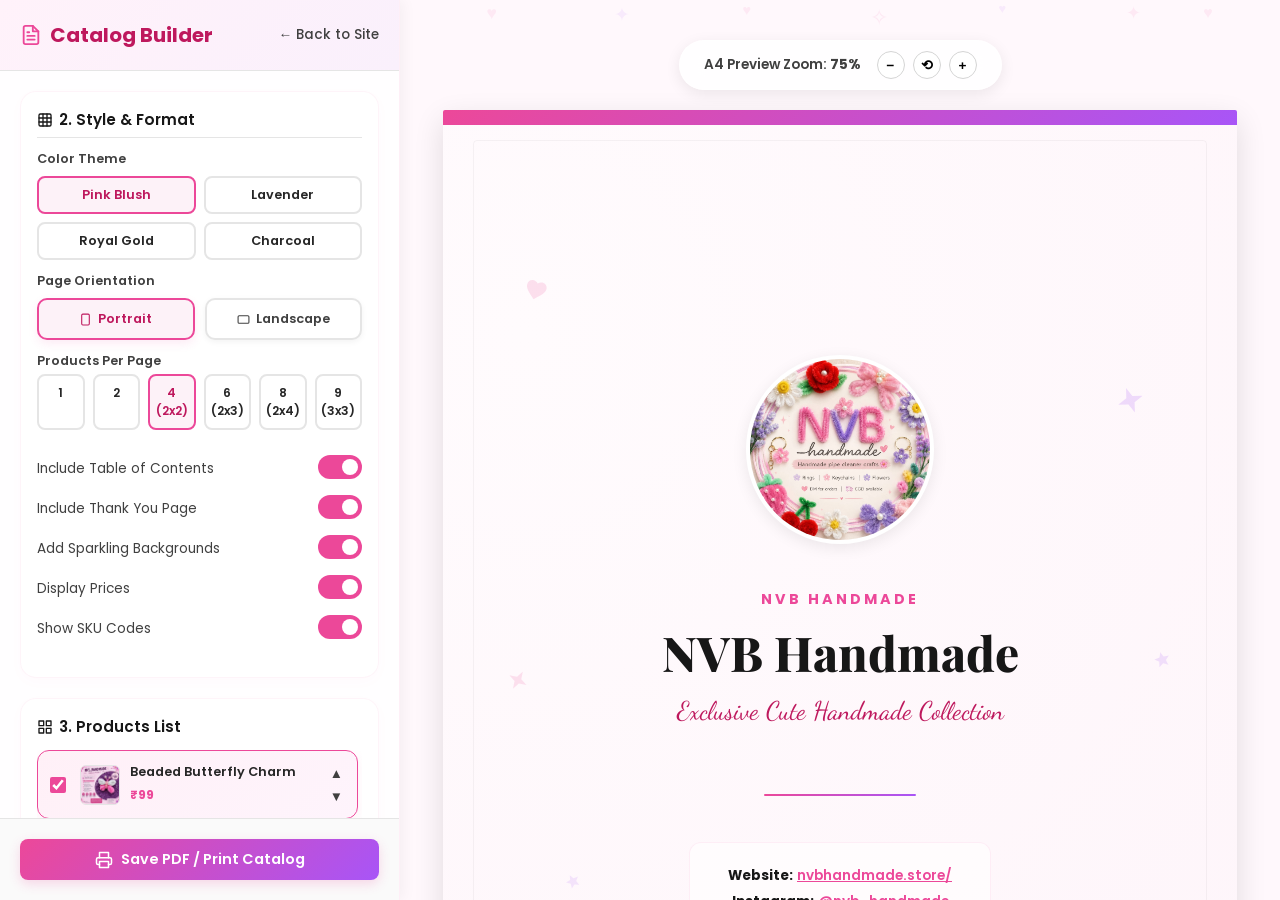
<file: catalog.html>
<!DOCTYPE html>
<html lang="en">

<head>
    <!-- Google tag (gtag.js) -->
    <script async src="https://www.googletagmanager.com/gtag/js?id=G-HMERWKZB2G"></script>
    <script>
        window.dataLayer = window.dataLayer || [];
        function gtag() { dataLayer.push(arguments); }
        gtag('js', new Date());

        gtag('config', 'G-HMERWKZB2G');
    </script>
    <meta charset="UTF-8">
    <meta name="viewport" content="width=device-width, initial-scale=1.0">
    <title>NVB Handmade — Product Catalog Builder & PDF Generator</title>
    <meta name="description"
        content="Design, edit, and print a beautiful PDF product catalog for NVB Handmade crafts. Create pages, set custom prices, and print instantly.">

    <!-- Google Fonts -->
    <link rel="preconnect" href="https://fonts.googleapis.com">
    <link rel="preconnect" href="https://fonts.gstatic.com" crossorigin>
    <link
        href="https://fonts.googleapis.com/css2?family=Playfair+Display:ital,wght@0,400;0,600;0,700;0,800;1,400;1,600&family=Poppins:wght@300;400;500;600;700;800&family=Dancing+Script:wght@400;500;600;700&display=swap"
        rel="stylesheet">

    <!-- Link to custom stylesheets -->
    <link rel="stylesheet" href="catalog.css">
</head>

<body>

    <!-- Floating Hearts Background -->
    <div class="floating-hearts" aria-hidden="true">
        <span class="heart" style="--i:1">♥</span>
        <span class="heart" style="--i:2">✦</span>
        <span class="heart" style="--i:3">✧</span>
        <span class="heart" style="--i:4">♥</span>
        <span class="heart" style="--i:5">✦</span>
        <span class="heart" style="--i:6">♥</span>
        <span class="heart" style="--i:7">✧</span>
        <span class="heart" style="--i:8">♥</span>
        <span class="heart" style="--i:9">✦</span>
        <span class="heart" style="--i:10">♥</span>
    </div>

    <div class="app-container">

        <!-- ================= SIDEBAR EDITOR PANEL ================= -->
        <aside class="editor-sidebar">

            <!-- Sidebar Header -->
            <div class="editor-header">
                <h1>
                    <svg width="22" height="22" viewBox="0 0 24 24" fill="none" stroke="currentColor" stroke-width="2"
                        stroke-linecap="round" stroke-linejoin="round" style="color: var(--pink-primary)">
                        <path d="M14 2H6a2 2 0 0 0-2 2v16a2 2 0 0 0 2 2h12a2 2 0 0 0 2-2V8z"></path>
                        <polyline points="14 2 14 8 20 8"></polyline>
                        <line x1="16" y1="13" x2="8" y2="13"></line>
                        <line x1="16" y1="17" x2="8" y2="17"></line>
                        <polyline points="10 9 9 9 8 9"></polyline>
                    </svg>
                    Catalog Builder
                </h1>
                <a href="index.html" class="back-btn">
                    ← Back to Site
                </a>
            </div>

            <!-- Scrollable Content -->
            <div class="editor-content">

                <!-- Section 1: Catalog Details -->
                <div class="section-card" style="display: none;">
                    <h2 class="section-title">
                        <svg width="16" height="16" viewBox="0 0 24 24" fill="none" stroke="currentColor"
                            stroke-width="2" stroke-linecap="round" stroke-linejoin="round">
                            <path d="M12 20h9"></path>
                            <path d="M16.5 3.5a2.121 2.121 0 0 1 3 3L7 19l-4 1 1-4L16.5 3.5z"></path>
                        </svg>
                        1. Catalog Info
                    </h2>
                    <div class="form-group">
                        <label for="catalogTitle">Brand Title</label>
                        <input type="text" id="catalogTitle" class="form-control" placeholder="NVB Handmade">
                    </div>
                    <div class="form-group">
                        <label for="catalogSubtitle">Subtitle / Tagline</label>
                        <input type="text" id="catalogSubtitle" class="form-control"
                            placeholder="Exclusive Handmade Collection">
                    </div>
                    <div class="form-group">
                        <label for="catalogWhatsapp">WhatsApp No</label>
                        <input type="text" id="catalogWhatsapp" class="form-control" placeholder="+91 90232 43011">
                    </div>
                    <div class="form-group">
                        <label for="catalogInstagram">Instagram Handle</label>
                        <input type="text" id="catalogInstagram" class="form-control" placeholder="@nvb_handmade">
                    </div>
                    <div class="form-group">
                        <label for="catalogWebsite">Website URL</label>
                        <input type="text" id="catalogWebsite" class="form-control"
                            placeholder="https://www.nvbhandmade.store/">
                    </div>
                    <div class="form-group">
                        <label for="catalogFooter">Footer Copyright Text</label>
                        <textarea id="catalogFooter" class="form-control"
                            placeholder="Made with love | Shipping Pan India"></textarea>
                    </div>
                    <div class="form-group">
                        <label for="catalogBackCoverMsg">Back Cover Thank You Message</label>
                        <textarea id="catalogBackCoverMsg" class="form-control" rows="2"
                            placeholder="Thank you for exploring our handmade creations!"></textarea>
                    </div>
                </div>

                <!-- Section 2: Layout & Theme -->
                <div class="section-card">
                    <h2 class="section-title">
                        <svg width="16" height="16" viewBox="0 0 24 24" fill="none" stroke="currentColor"
                            stroke-width="2" stroke-linecap="round" stroke-linejoin="round">
                            <rect x="3" y="3" width="18" height="18" rx="2" ry="2"></rect>
                            <line x1="9" y1="3" x2="9" y2="21"></line>
                            <line x1="15" y1="3" x2="15" y2="21"></line>
                            <line x1="3" y1="9" x2="21" y2="9"></line>
                            <line x1="3" y1="15" x2="21" y2="15"></line>
                        </svg>
                        2. Style & Format
                    </h2>

                    <!-- Theme Picker -->
                    <div class="form-group">
                        <label>Color Theme</label>
                        <div class="theme-picker">
                            <div class="theme-chip theme-chip-pink active" data-theme="pink">Pink Blush</div>
                            <div class="theme-chip theme-chip-purple" data-theme="purple">Lavender</div>
                            <div class="theme-chip theme-chip-gold" data-theme="gold">Royal Gold</div>
                            <div class="theme-chip theme-chip-dark" data-theme="dark">Charcoal</div>
                        </div>
                    </div>

                    <!-- Page Orientation Picker -->
                    <div class="form-group">
                        <label>Page Orientation</label>
                        <div class="orientation-picker">
                            <div class="orientation-chip active" data-orientation="portrait">
                                <svg width="13" height="13" viewBox="0 0 24 24" fill="none" stroke="currentColor"
                                    stroke-width="2">
                                    <rect x="5" y="2" width="14" height="20" rx="2"></rect>
                                </svg>
                                Portrait
                            </div>
                            <div class="orientation-chip" data-orientation="landscape">
                                <svg width="13" height="13" viewBox="0 0 24 24" fill="none" stroke="currentColor"
                                    stroke-width="2">
                                    <rect x="2" y="5" width="20" height="14" rx="2"></rect>
                                </svg>
                                Landscape
                            </div>
                        </div>
                    </div>

                    <!-- Items Per Page Picker -->
                    <div class="form-group">
                        <label>Products Per Page</label>
                        <div class="layout-picker">
                            <div class="layout-option" data-layout="1">1</div>
                            <div class="layout-option" data-layout="2">2</div>
                            <div class="layout-option active" data-layout="4">4 (2x2)</div>
                            <div class="layout-option" data-layout="6">6 (2x3)</div>
                            <div class="layout-option" data-layout="8">8 (2x4)</div>
                            <div class="layout-option" data-layout="9">9 (3x3)</div>
                        </div>
                    </div>

                    <!-- Toggles -->
                    <div class="form-group" style="margin-top: 15px;">
                        <div class="toggle-group">
                            <span class="toggle-label">Include Table of Contents</span>
                            <label class="switch">
                                <input type="checkbox" id="toggleTOC" checked>
                                <span class="slider"></span>
                            </label>
                        </div>
                        <div class="toggle-group">
                            <span class="toggle-label">Include Thank You Page</span>
                            <label class="switch">
                                <input type="checkbox" id="toggleThankYou" checked>
                                <span class="slider"></span>
                            </label>
                        </div>
                        <div class="toggle-group">
                            <span class="toggle-label">Add Sparkling Backgrounds</span>
                            <label class="switch">
                                <input type="checkbox" id="toggleSparkles" checked>
                                <span class="slider"></span>
                            </label>
                        </div>
                        <div class="toggle-group">
                            <span class="toggle-label">Display Prices</span>
                            <label class="switch">
                                <input type="checkbox" id="togglePrices" checked>
                                <span class="slider"></span>
                            </label>
                        </div>
                        <div class="toggle-group">
                            <span class="toggle-label">Show SKU Codes</span>
                            <label class="switch">
                                <input type="checkbox" id="toggleSKUs" checked>
                                <span class="slider"></span>
                            </label>
                        </div>
                    </div>
                </div>

                <!-- Section 3: Product List Manager -->
                <div class="section-card">
                    <div
                        style="display: flex; justify-content: space-between; align-items: center; margin-bottom: 12px;">
                        <h2 class="section-title" style="margin-bottom: 0; border: none; padding: 0;">
                            <svg width="16" height="16" viewBox="0 0 24 24" fill="none" stroke="currentColor"
                                stroke-width="2" stroke-linecap="round" stroke-linejoin="round">
                                <rect x="3" y="3" width="7" height="7"></rect>
                                <rect x="14" y="3" width="7" height="7"></rect>
                                <rect x="14" y="14" width="7" height="7"></rect>
                                <rect x="3" y="14" width="7" height="7"></rect>
                            </svg>
                            3. Products List
                        </h2>
                        <button id="addProductBtn" class="btn btn-secondary"
                            style="display: none; width: auto; padding: 4px 10px; font-size: 0.75rem;">
                            + Add New
                        </button>
                    </div>

                    <div class="product-manager-list" id="productManagerList">
                        <!-- Rendered dynamically in catalog.js -->
                    </div>

                    <div style="display: none; margin-top: 15px; text-align: center;">
                        <button id="resetBtn" class="btn btn-secondary"
                            style="display: inline-flex; width: auto; font-size: 0.75rem; padding: 6px 12px; border-color: #fca5a5; color: #ef4444; background: #fef2f2;">
                            Reset to Original List
                        </button>
                    </div>
                </div>

                <!-- Section 4: Dynamic Details Form -->
                <div class="edit-details-panel" id="editDetailsPanel" style="display: none;">
                    <div
                        style="display: flex; justify-content: space-between; align-items: center; margin-bottom: 8px;">
                        <h3 style="font-size: 0.85rem; font-weight: 700; color: var(--pink-dark);">Edit Selected Details
                        </h3>
                        <button id="deleteProductBtn" class="btn-icon delete-btn" title="Delete Product Card">
                            <svg width="16" height="16" viewBox="0 0 24 24" fill="none" stroke="currentColor"
                                stroke-width="2" stroke-linecap="round" stroke-linejoin="round">
                                <polyline points="3 6 5 6 21 6"></polyline>
                                <path
                                    d="M19 6v14a2 2 0 0 1-2 2H7a2 2 0 0 1-2-2V6m3 0V4a2 2 0 0 1 2-2h4a2 2 0 0 1 2 2v2">
                                </path>
                                <line x1="10" y1="11" x2="10" y2="17"></line>
                                <line x1="14" y1="11" x2="14" y2="17"></line>
                            </svg>
                        </button>
                    </div>
                    <div class="form-group">
                        <label for="editName">Product Title</label>
                        <input type="text" id="editName" class="form-control">
                    </div>
                    <div class="form-group">
                        <label for="editCategory">Category</label>
                        <input type="text" id="editCategory" class="form-control">
                    </div>
                    <div style="display: grid; grid-template-columns: 1fr 1fr; gap: 8px;">
                        <div class="form-group">
                            <label for="editPrice">Price (₹)</label>
                            <input type="text" id="editPrice" class="form-control">
                        </div>
                        <div class="form-group">
                            <label for="editSku">SKU Code</label>
                            <input type="text" id="editSku" class="form-control">
                        </div>
                    </div>
                    <div class="form-group">
                        <label for="editDesc">Description</label>
                        <textarea id="editDesc" class="form-control" rows="2"></textarea>
                    </div>
                    <div class="form-group">
                        <div class="toggle-group" style="padding: 0;">
                            <span class="toggle-label" style="font-size: 0.8rem; font-weight: 550;">Include in
                                Catalog</span>
                            <label class="switch">
                                <input type="checkbox" id="editEnabled" checked>
                                <span class="slider"></span>
                            </label>
                        </div>
                    </div>
                </div>

            </div>

            <!-- Sidebar Footer Actions -->
            <div class="editor-actions">
                <button id="printBtn" class="btn btn-primary">
                    <svg width="18" height="18" viewBox="0 0 24 24" fill="none" stroke="currentColor" stroke-width="2"
                        stroke-linecap="round" stroke-linejoin="round">
                        <polyline points="6 9 6 2 18 2 18 9"></polyline>
                        <path d="M6 18H4a2 2 0 0 1-2-2v-5a2 2 0 0 1 2-2h16a2 2 0 0 1 2 2v5a2 2 0 0 1-2 2h-2"></path>
                        <rect x="6" y="14" width="12" height="8"></rect>
                    </svg>
                    Save PDF / Print Catalog
                </button>
            </div>

        </aside>

        <!-- ================= RIGHT SHEET CONTAINER (PREVIEW) ================= -->
        <main class="preview-pane">

            <!-- Sticky Controls Toolbar -->
            <div class="preview-toolbar">
                <span>A4 Preview Zoom: <strong id="zoomPercentage">75%</strong></span>
                <div class="zoom-control">
                    <button class="zoom-btn" id="zoomOut" title="Zoom Out">−</button>
                    <button class="zoom-btn" id="zoomReset" title="Reset Zoom">⟲</button>
                    <button class="zoom-btn" id="zoomIn" title="Zoom In">+</button>
                </div>
            </div>

            <!-- Page Previews Canvas -->
            <div class="catalog-container" id="catalogContainer">
                <!-- Dynamically generated A4 pages inside catalog.js -->
            </div>

        </main>

    </div>

    <!-- ================= PRINT DIALOG HELP DIALOG MODAL ================= -->
    <div class="modal-overlay" id="printModal">
        <div class="modal-container">
            <h3 class="modal-title">
                <svg width="22" height="22" viewBox="0 0 24 24" fill="none" stroke="#ec4899" stroke-width="2"
                    stroke-linecap="round" stroke-linejoin="round">
                    <circle cx="12" cy="12" r="10"></circle>
                    <line x1="12" y1="16" x2="12" y2="12"></line>
                    <line x1="12" y1="8" x2="12.01" y2="8"></line>
                </svg>
                Optimal PDF Export Settings
            </h3>
            <div class="modal-body">
                <p>To export a stunning, pixel-perfect PDF, please configure your browser print dialog settings as
                    follows:</p>
                <ol>
                    <li>Destination: <strong>Save as PDF</strong> (or Microsoft Print to PDF)</li>
                    <li>Layout: <strong>Portrait</strong></li>
                    <li>Paper Size: <strong>A4</strong></li>
                    <li>Margins: <strong>None</strong> (critical to align custom headers & footers)</li>
                    <li>Scale: <strong>Default</strong> (or 100%)</li>
                    <li>Options: <strong>Check "Background graphics"</strong> (crucial for printing colors & patterns)
                    </li>
                    <li>Options: <strong>Uncheck "Headers and footers"</strong> (removes browser page dates/file paths)
                    </li>
                </ol>
                <p
                    style="background: #fff5f8; padding: 10px; border-radius: 8px; border: 1px solid #fed7e2; color: #db2777; font-weight: 500;">
                    💡 Make sure "Background graphics" is enabled, otherwise images and colored headers will not print!
                </p>
            </div>
            <div class="modal-footer" style="margin-top: 20px; gap: 10px;">
                <button class="btn btn-secondary" id="closeModalBtn"
                    style="width: auto; padding: 8px 16px;">Cancel</button>
                <button class="btn btn-primary" id="proceedPrintBtn"
                    style="width: auto; padding: 8px 20px; background: var(--pink-primary);">Proceed to Print</button>
            </div>
        </div>
    </div>

    <!-- Toast Banner -->
    <div class="toast" id="toast">Changes saved successfully!</div>

    <!-- Inject logic -->
    <script src="catalog.js"></script>
</body>

</html>
</file>
<file: style.css>
/* ===== CSS CUSTOM PROPERTIES ===== */
:root {
    /* Brand Colors - Pink/Purple Palette matching NVB aesthetic */
    --pink-50: #fdf2f8;
    --pink-100: #fce7f3;
    --pink-200: #fbcfe8;
    --pink-300: #f9a8d4;
    --pink-400: #f472b6;
    --pink-500: #ec4899;
    --pink-600: #db2777;
    --pink-700: #be185d;

    --purple-50: #faf5ff;
    --purple-100: #f3e8ff;
    --purple-200: #e9d5ff;
    --purple-300: #d8b4fe;
    --purple-400: #c084fc;
    --purple-500: #a855f7;
    --purple-600: #9333ea;

    --rose-50: #fff1f2;
    --rose-400: #fb7185;
    --rose-500: #f43f5e;

    /* Neutrals */
    --white: #ffffff;
    --gray-50: #fafafa;
    --gray-100: #f5f5f5;
    --gray-200: #e5e5e5;
    --gray-300: #d4d4d4;
    --gray-500: #737373;
    --gray-600: #525252;
    --gray-700: #404040;
    --gray-800: #262626;
    --gray-900: #171717;

    /* Semantic */
    --bg-main: #fff8fc;
    --bg-section-alt: #fef7ff;
    --text-primary: #3c223a;
    --text-secondary: #704b6c;
    --text-muted: #a684a2;

    /* Gradients */
    --gradient-primary: linear-gradient(135deg, var(--pink-500) 0%, var(--purple-500) 100%);
    --gradient-soft: linear-gradient(135deg, var(--pink-100) 0%, var(--purple-100) 100%);
    --gradient-hero: linear-gradient(135deg, #ffeef8 0%, #f5e6ff 50%, #ffe6f0 100%);
    --gradient-card: linear-gradient(145deg, rgba(255, 255, 255, 0.9) 0%, rgba(253, 242, 248, 0.9) 100%);
    --gradient-cta: linear-gradient(135deg, var(--pink-600) 0%, var(--purple-600) 100%);

    /* Shadows */
    --shadow-sm: 0 2px 8px rgba(236, 72, 153, 0.06);
    --shadow-md: 0 4px 20px rgba(236, 72, 153, 0.10);
    --shadow-lg: 0 10px 40px rgba(236, 72, 153, 0.13);
    --shadow-xl: 0 20px 60px rgba(236, 72, 153, 0.16);
    --shadow-glow: 0 0 30px rgba(236, 72, 153, 0.25);

    /* Spacing */
    --section-padding: 48px 0;

    /* Borders */
    --radius-sm: 12px;
    --radius-md: 16px;
    --radius-lg: 20px;
    --radius-xl: 28px;
    --radius-full: 9999px;

    /* Transitions */
    --transition-fast: 0.2s cubic-bezier(0.4, 0, 0.2, 1);
    --transition-base: 0.3s cubic-bezier(0.4, 0, 0.2, 1);
    --transition-slow: 0.5s cubic-bezier(0.4, 0, 0.2, 1);
    --transition-bounce: 0.5s cubic-bezier(0.34, 1.56, 0.64, 1);
}

/* ===== RESET & BASE ===== */
*,
*::before,
*::after {
    margin: 0;
    padding: 0;
    box-sizing: border-box;
}

html {
    scroll-behavior: smooth;
    scroll-padding-top: 80px;
}

body {
    font-family: 'Poppins', -apple-system, BlinkMacSystemFont, sans-serif;
    background-color: var(--bg-main);
    color: var(--text-primary);
    line-height: 1.7;
    overflow-x: hidden;
    -webkit-font-smoothing: antialiased;
}

img {
    max-width: 100%;
    height: auto;
    display: block;
}

a {
    text-decoration: none;
    color: inherit;
    transition: var(--transition-base);
}

.container {
    max-width: 100%;
    width: 100%;
    margin: 0 auto;
    padding: 0 24px;
}

/* ===== FLOATING HEARTS BACKGROUND ===== */
.floating-hearts {
    position: fixed;
    top: 0;
    left: 0;
    width: 100%;
    height: 100%;
    pointer-events: none;
    z-index: 0;
    overflow: hidden;
}

.heart {
    position: absolute;
    font-size: 1rem;
    opacity: 0.10;
    animation: floatHeart 18s linear infinite;
}

.heart:nth-child(1) {
    left: 5%;
    animation-delay: 0s;
    font-size: 0.9rem;
}

.heart:nth-child(2) {
    left: 15%;
    animation-delay: 2s;
    font-size: 1.2rem;
}

.heart:nth-child(3) {
    left: 25%;
    animation-delay: 4s;
    font-size: 0.8rem;
}

.heart:nth-child(4) {
    left: 35%;
    animation-delay: 1s;
    font-size: 1rem;
}

.heart:nth-child(5) {
    left: 50%;
    animation-delay: 3s;
    font-size: 1.1rem;
}

.heart:nth-child(6) {
    left: 60%;
    animation-delay: 5s;
    font-size: 0.9rem;
}

.heart:nth-child(7) {
    left: 70%;
    animation-delay: 7s;
    font-size: 1.3rem;
}

.heart:nth-child(8) {
    left: 80%;
    animation-delay: 2.5s;
    font-size: 0.7rem;
}

.heart:nth-child(9) {
    left: 88%;
    animation-delay: 6s;
    font-size: 1rem;
}

.heart:nth-child(10) {
    left: 95%;
    animation-delay: 4.5s;
    font-size: 0.9rem;
}

@keyframes floatHeart {
    0% {
        transform: translateY(100vh) rotate(0deg);
        opacity: 0;
    }

    10% {
        opacity: 0.10;
    }

    90% {
        opacity: 0.10;
    }

    100% {
        transform: translateY(-10vh) rotate(360deg);
        opacity: 0;
    }
}

/* ===== NAVBAR ===== */
.navbar {
    position: fixed;
    top: 0;
    left: 0;
    width: 100%;
    z-index: 1000;
    padding: 14px 0;
    transition: var(--transition-base);
    background: rgba(255, 248, 252, 0.85);
    backdrop-filter: blur(20px);
    -webkit-backdrop-filter: blur(20px);
    border-bottom: 1px solid rgba(236, 72, 153, 0.06);
}

.navbar.scrolled {
    padding: 8px 0;
    box-shadow: 0 2px 20px rgba(236, 72, 153, 0.08);
    background: rgba(255, 248, 252, 0.96);
}

.nav-container {
    max-width: 100%;
    margin: 0 auto;
    padding: 0 24px;
    display: flex;
    align-items: center;
    justify-content: space-between;
    gap: 24px;
}

.nav-logo {
    display: flex;
    align-items: center;
    gap: 12px;
    z-index: 10;
}

.logo-img {
    width: 42px;
    height: 42px;
    border-radius: 50%;
    object-fit: cover;
    border: 2.5px solid var(--pink-200);
    box-shadow: 0 4px 10px rgba(236, 72, 153, 0.15);
    transition: var(--transition-bounce);
}

.nav-logo:hover .logo-img {
    transform: scale(1.1) rotate(10deg);
    border-color: var(--pink-400);
    box-shadow: 0 6px 15px rgba(236, 72, 153, 0.25);
}

.logo-icon {
    font-size: 1.6rem;
    animation: pulse 2.5s ease-in-out infinite;
}

@keyframes pulse {

    0%,
    100% {
        transform: scale(1);
    }

    50% {
        transform: scale(1.08);
    }
}

.logo-text {
    display: flex;
    flex-direction: column;
    line-height: 1.1;
}

.logo-main {
    font-family: 'Playfair Display', serif;
    font-weight: 800;
    font-size: 1.4rem;
    background: var(--gradient-primary);
    -webkit-background-clip: text;
    -webkit-text-fill-color: transparent;
    background-clip: text;
}

.logo-sub {
    font-family: 'Dancing Script', cursive;
    font-size: 0.82rem;
    color: var(--pink-500);
    font-weight: 600;
}

.nav-toggle {
    display: none;
    flex-direction: column;
    gap: 5px;
    background: none;
    border: none;
    cursor: pointer;
    padding: 5px;
    z-index: 10;
}

.nav-toggle span {
    width: 24px;
    height: 2.5px;
    background: var(--pink-600);
    border-radius: 2px;
    transition: var(--transition-base);
}

.nav-toggle.active span:nth-child(1) {
    transform: translateY(7.5px) rotate(45deg);
}

.nav-toggle.active span:nth-child(2) {
    opacity: 0;
    transform: scale(0);
}

.nav-toggle.active span:nth-child(3) {
    transform: translateY(-7.5px) rotate(-45deg);
}

.nav-links {
    display: flex;
    list-style: none;
    gap: 4px;
    align-items: center;
}

@media (min-width: 769px) {
    .nav-links {
        margin-right: auto;
        margin-left: 36px;
    }
}

.nav-links a {
    padding: 8px 16px;
    border-radius: var(--radius-full);
    font-size: 0.88rem;
    font-weight: 500;
    color: var(--text-secondary);
    position: relative;
    transition: var(--transition-base);
    letter-spacing: 0.01em;
}

.nav-links a:hover {
    color: var(--pink-600);
    background: var(--pink-50);
}

.nav-cta {
    display: flex;
    align-items: center;
    gap: 8px;
    padding: 10px 22px;
    background: var(--gradient-primary);
    color: var(--white) !important;
    border-radius: var(--radius-full);
    font-weight: 600;
    font-size: 0.88rem;
    box-shadow: 0 4px 15px rgba(236, 72, 153, 0.3);
    transition: var(--transition-bounce);
    white-space: nowrap;
}

.nav-cta:hover {
    transform: translateY(-2px) scale(1.03);
    box-shadow: 0 6px 25px rgba(236, 72, 153, 0.4);
}

/* ===== HERO SECTION ===== */
.hero {
    position: relative;
    min-height: 100vh;
    display: flex;
    align-items: center;
    padding: 100px 28px 80px;
    background: linear-gradient(180deg, #ffeef8 0%, #fdf2f8 100%);
    overflow: hidden;
}

.hero-bg-overlay {
    position: absolute;
    inset: 0;
    background:
        radial-gradient(circle at 20% 50%, rgba(236, 72, 153, 0.06) 0%, transparent 50%),
        radial-gradient(circle at 80% 50%, rgba(168, 85, 247, 0.06) 0%, transparent 50%),
        radial-gradient(circle at 50% 80%, rgba(244, 114, 182, 0.04) 0%, transparent 40%);
}

.hero-content {
    max-width: 100%;
    margin: 0 auto;
    display: grid;
    grid-template-columns: 1fr 1fr;
    align-items: center;
    gap: 56px;
    position: relative;
    z-index: 1;
    width: 100%;
}

.hero-badge {
    display: inline-flex;
    align-items: center;
    gap: 8px;
    padding: 8px 20px;
    background: rgba(255, 255, 255, 0.8);
    border: 1px solid var(--pink-200);
    border-radius: var(--radius-full);
    font-size: 0.83rem;
    font-weight: 500;
    color: var(--pink-600);
    backdrop-filter: blur(10px);
    margin-bottom: 20px;
    animation: fadeInUp 0.8s ease-out;
}

.hero-title {
    margin-bottom: 20px;
    animation: fadeInUp 0.8s ease-out 0.2s both;
}

.title-line-1 {
    display: block;
    font-family: 'Playfair Display', serif;
    font-size: clamp(2.2rem, 4.5vw, 3.5rem);
    font-weight: 800;
    color: var(--text-primary);
    line-height: 1.15;
}

.title-line-2 {
    display: block;
    font-family: 'Dancing Script', cursive;
    font-size: clamp(2.5rem, 5vw, 4rem);
    font-weight: 700;
    background: var(--gradient-primary);
    -webkit-background-clip: text;
    -webkit-text-fill-color: transparent;
    background-clip: text;
    line-height: 1.25;
}

.hero-subtitle {
    font-size: 1.02rem;
    color: var(--text-secondary);
    max-width: 500px;
    margin-bottom: 28px;
    line-height: 1.75;
    animation: fadeInUp 0.8s ease-out 0.4s both;
}

.hero-stats {
    display: flex;
    align-items: center;
    gap: 16px;
    margin-bottom: 36px;
    animation: fadeInUp 0.8s ease-out 0.5s both;
    flex-wrap: wrap;
}

.stat {
    flex: 1;
    min-width: 120px;
    padding: 12px 16px;
    background: rgba(255, 255, 255, 0.75);
    border: 1.5px dashed rgba(236, 72, 153, 0.2);
    border-radius: var(--radius-lg);
    box-shadow: 0 4px 15px rgba(236, 72, 153, 0.03);
    text-align: center;
    transition: var(--transition-bounce);
}

.stat:hover {
    transform: translateY(-4px) rotate(1.5deg);
    border-color: var(--pink-400);
    background: var(--white);
    box-shadow: 0 8px 25px rgba(236, 72, 153, 0.08);
}

.stat-number {
    display: inline-block;
    font-family: 'Playfair Display', serif;
    font-size: 1.65rem;
    font-weight: 800;
    background: var(--gradient-primary);
    -webkit-background-clip: text;
    -webkit-text-fill-color: transparent;
    background-clip: text;
    line-height: 1.2;
}

.stat-label {
    display: block;
    font-size: 0.72rem;
    color: var(--text-muted);
    font-weight: 600;
    margin-top: 4px;
    text-transform: uppercase;
    letter-spacing: 0.05em;
}

.stat-divider {
    display: none;
}

.hero-actions {
    display: flex;
    gap: 14px;
    flex-wrap: wrap;
    animation: fadeInUp 0.8s ease-out 0.6s both;
}

/* Buttons */
.btn {
    display: inline-flex;
    align-items: center;
    gap: 8px;
    padding: 13px 28px;
    border-radius: var(--radius-full);
    font-weight: 600;
    font-size: 0.92rem;
    transition: var(--transition-bounce);
    cursor: pointer;
    border: none;
    position: relative;
    overflow: hidden;
    letter-spacing: 0.01em;
}

.btn::before {
    content: '';
    position: absolute;
    inset: 0;
    background: linear-gradient(135deg, rgba(255, 255, 255, 0.15) 0%, transparent 50%);
    opacity: 0;
    transition: var(--transition-base);
}

.btn:hover::before {
    opacity: 1;
}

.btn-primary {
    background: var(--gradient-primary);
    color: var(--white);
    box-shadow: 0 4px 20px rgba(236, 72, 153, 0.30);
}

.btn-primary:hover {
    transform: translateY(-3px);
    box-shadow: 0 8px 30px rgba(236, 72, 153, 0.40);
}

.btn-secondary {
    background: rgba(255, 255, 255, 0.9);
    color: var(--pink-600);
    border: 2px solid var(--pink-200);
    backdrop-filter: blur(10px);
}

.btn-secondary:hover {
    transform: translateY(-3px);
    background: var(--white);
    border-color: var(--pink-400);
    box-shadow: var(--shadow-md);
}

/* Hero Image */
.hero-image {
    position: relative;
    animation: fadeInRight 1s ease-out 0.3s both;
    max-width: 480px;
    width: 100%;
    margin: 0 auto;
}

.hero-image-frame {
    position: relative;
    border-radius: 50%;
    aspect-ratio: 1 / 1;
    overflow: hidden;
    box-shadow: var(--shadow-xl);
    border: 5px solid rgba(255, 255, 255, 0.95);
    width: 100%;
}

.hero-image-frame img {
    width: 100%;
    height: 100%;
    object-fit: cover;
    transition: var(--transition-slow);
}

.hero-image-frame:hover img {
    transform: scale(1.05);
}

.hero-image-glow {
    position: absolute;
    inset: -20px;
    border-radius: 50%;
    background: var(--gradient-primary);
    opacity: 0.15;
    filter: blur(40px);
    z-index: -1;
}

.hero-floating-card {
    position: absolute;
    display: flex;
    align-items: center;
    gap: 10px;
    padding: 12px 18px;
    background: rgba(255, 255, 255, 0.96);
    border-radius: var(--radius-md);
    box-shadow: 0 8px 30px rgba(0, 0, 0, 0.08);
    border: 1px solid rgba(236, 72, 153, 0.08);
    backdrop-filter: blur(10px);
    animation: floatBounce 3s ease-in-out infinite;
    z-index: 2;
}

.hero-floating-card span {
    font-size: 1.4rem;
}

.hero-floating-card strong {
    display: block;
    font-size: 0.82rem;
    color: var(--text-primary);
    line-height: 1.2;
}

.hero-floating-card small {
    font-size: 0.7rem;
    color: var(--text-muted);
}

.card-1 {
    top: 10%;
    left: -20px;
    animation-delay: 0s;
}

.card-2 {
    bottom: 22%;
    right: -15px;
    animation-delay: 1s;
}

.card-3 {
    bottom: 5%;
    left: 15%;
    animation-delay: 2s;
}

@keyframes floatBounce {

    0%,
    100% {
        transform: translateY(0);
    }

    50% {
        transform: translateY(-8px);
    }
}

/* Hero Wave */
.hero-wave {
    position: absolute;
    bottom: -1px;
    left: 0;
    width: 100%;
    line-height: 0;
}

.hero-wave svg {
    width: 100%;
    height: auto;
}

/* Decorative Background Glows */
.hero-glow {
    position: absolute;
    border-radius: 50%;
    filter: blur(100px);
    z-index: 0;
    pointer-events: none;
    opacity: 0.55;
    animation: glowMove 8s ease-in-out infinite alternate;
}

.hero-glow-1 {
    width: 350px;
    height: 350px;
    background: radial-gradient(circle, rgba(236, 72, 153, 0.25) 0%, transparent 70%);
    top: 10%;
    left: 5%;
}

.hero-glow-2 {
    width: 400px;
    height: 400px;
    background: radial-gradient(circle, rgba(168, 85, 247, 0.22) 0%, transparent 70%);
    bottom: 15%;
    right: 5%;
    animation-delay: -3s;
}

@keyframes glowMove {
    0% {
        transform: translate(0, 0) scale(1);
    }

    100% {
        transform: translate(40px, 30px) scale(1.15);
    }
}



@keyframes floatDeco1 {

    0%,
    100% {
        transform: translateY(0) rotate(0deg) scale(1);
    }

    50% {
        transform: translateY(-15px) rotate(15deg) scale(1.12);
    }
}

@keyframes floatDeco2 {

    0%,
    100% {
        transform: translateY(0) rotate(0deg) scale(1);
    }

    50% {
        transform: translateY(15px) rotate(-15deg) scale(1.08);
    }
}

/* ===== MARQUEE BANNER — Sleek Full Width Strip ===== */
.marquee-banner {
    background: rgba(255, 255, 255, 0.65);
    backdrop-filter: blur(16px);
    -webkit-backdrop-filter: blur(16px);
    border-top: 1.5px solid rgba(236, 72, 153, 0.12);
    border-bottom: 1.5px solid rgba(236, 72, 153, 0.12);
    padding: 14px 0;
    overflow: hidden;
    position: relative;
    z-index: 10;
    margin: -30px 0 0;
    border-radius: 0;
    box-shadow: 0 4px 20px rgba(236, 72, 153, 0.05);
    max-width: 100%;
    width: 100%;
}

.marquee-track {
    display: flex;
    gap: 48px;
    animation: marquee 30s linear infinite;
    width: max-content;
}

.marquee-track span {
    color: var(--pink-600);
    font-size: 0.88rem;
    font-weight: 600;
    white-space: nowrap;
    letter-spacing: 0.5px;
}

@keyframes marquee {
    0% {
        transform: translateX(0);
    }

    100% {
        transform: translateX(-50%);
    }
}

/* ===== SECTION HEADERS ===== */
.section-header {
    text-align: center;
    margin-bottom: 36px;
}

.section-tag {
    display: inline-block;
    padding: 6px 20px;
    background: var(--gradient-soft);
    border-radius: var(--radius-full);
    font-size: 0.83rem;
    font-weight: 600;
    color: var(--pink-600);
    margin-bottom: 14px;
    border: 1px solid var(--pink-100);
}

.section-title {
    font-family: 'Playfair Display', serif;
    font-size: clamp(1.8rem, 3.5vw, 2.6rem);
    font-weight: 800;
    color: var(--text-primary);
    margin-bottom: 10px;
    line-height: 1.25;
}

.section-desc {
    font-size: 1rem;
    color: var(--text-secondary);
    max-width: 520px;
    margin: 0 auto;
    line-height: 1.6;
}

/* ===== PRODUCTS SECTION ===== */
.products {
    padding: var(--section-padding);
    position: relative;
    z-index: 1;
    background: linear-gradient(180deg, #fdf2f8 0%, #fff8fc 100%);
}

/* Filter Tabs */
.filter-tabs {
    display: flex;
    justify-content: center;
    gap: 10px;
    margin-bottom: 44px;
    flex-wrap: wrap;
}

.filter-tab {
    padding: 10px 22px;
    border: 2px solid var(--pink-200);
    background: var(--white);
    border-radius: var(--radius-full);
    font-family: 'Poppins', sans-serif;
    font-size: 0.85rem;
    font-weight: 500;
    color: var(--text-secondary);
    cursor: pointer;
    transition: var(--transition-bounce);
}

.filter-tab:hover {
    border-color: var(--pink-400);
    color: var(--pink-600);
    transform: translateY(-2px);
}

.filter-tab.active {
    background: var(--gradient-primary);
    color: var(--white);
    border-color: transparent;
    box-shadow: 0 4px 15px rgba(236, 72, 153, 0.3);
}

/* Products Grid — FIXED: Full-width container and 4 columns on desktop */
.products .container {
    max-width: 100%;
    width: 100%;
    padding: 0 24px;
}

.products-grid {
    display: flex;
    flex-wrap: wrap;
    gap: 24px;
    justify-content: center;
    width: 100%;
}

/* Product Card — FIXED: uniform height, 4 columns on desktop, 3D and 4D effects */
.product-card {
    background: var(--white);
    border-radius: var(--radius-lg);
    overflow: hidden;
    box-shadow: var(--shadow-sm);
    border: 1px solid rgba(236, 72, 153, 0.06);
    transition: transform 0.15s cubic-bezier(0.25, 1, 0.5, 1), box-shadow 0.3s ease, border-color 0.3s ease;
    position: relative;
    display: flex;
    flex-direction: column;
    width: calc(25% - 18px);
    /* 4 columns on desktop */
    min-width: 250px;
    max-width: 380px;
    transform-style: preserve-3d;
}

.product-card::before {
    content: '';
    position: absolute;
    inset: 0;
    background: radial-gradient(circle at var(--mx, 50%) var(--my, 50%),
            rgba(255, 255, 255, 0.45) 0%,
            rgba(255, 255, 255, 0) 60%), linear-gradient(115deg,
            transparent 0%,
            rgba(236, 72, 153, 0.06) 30%,
            rgba(168, 85, 247, 0.08) 50%,
            rgba(236, 72, 153, 0.06) 70%,
            transparent 100%);
    opacity: 0;
    z-index: 5;
    pointer-events: none;
    transition: opacity var(--transition-base);
}

.product-card:hover {
    box-shadow: 0 15px 45px rgba(236, 72, 153, 0.2);
    border-color: var(--pink-200);
}

.product-card:hover::before {
    opacity: 1;
}

.product-card.hidden {
    display: none;
}

.product-badge {
    position: absolute;
    top: 14px;
    left: 14px;
    padding: 5px 14px;
    background: var(--gradient-primary);
    color: var(--white);
    font-size: 0.73rem;
    font-weight: 600;
    border-radius: var(--radius-full);
    z-index: 3;
    box-shadow: 0 2px 10px rgba(236, 72, 153, 0.25);
    letter-spacing: 0.02em;
    transform: translateZ(25px);
}

.badge-new {
    background: linear-gradient(135deg, #8b5cf6, #6366f1);
}

.badge-hot {
    background: linear-gradient(135deg, #f43f5e, #ec4899);
}

.badge-cute {
    background: linear-gradient(135deg, #f59e0b, #f97316);
}

.product-image {
    position: relative;
    overflow: hidden;
    aspect-ratio: 1;
    flex-shrink: 0;
    transform: translateZ(10px);
    transform-style: preserve-3d;
}

.product-image img {
    width: 100%;
    height: 100%;
    object-fit: cover;
    transition: var(--transition-slow);
}

.product-card:hover .product-image img {
    transform: scale(1.04);
}

.product-overlay {
    position: absolute;
    inset: 0;
    background: linear-gradient(to top, rgba(0, 0, 0, 0.65) 0%, transparent 50%);
    display: flex;
    align-items: flex-end;
    justify-content: center;
    padding: 20px;
    opacity: 0;
    transition: var(--transition-base);
}

.product-card:hover .product-overlay {
    opacity: 1;
}

.quick-order {
    padding: 11px 24px;
    background: var(--white);
    color: var(--pink-600);
    border-radius: var(--radius-full);
    font-weight: 600;
    font-size: 0.84rem;
    transform: translateY(15px) translateZ(15px);
    transition: var(--transition-bounce);
    box-shadow: var(--shadow-md);
}

.product-card:hover .quick-order {
    transform: translateY(0) translateZ(15px);
}

.quick-order:hover {
    background: var(--gradient-primary);
    color: var(--white);
}

/* Product Info — FIXED: flex-grow to push price to bottom */
.product-info {
    padding: 18px 20px 22px;
    display: flex;
    flex-direction: column;
    flex-grow: 1;
    transform: translateZ(15px);
    transform-style: preserve-3d;
}

.product-info h3 {
    font-family: 'Playfair Display', serif;
    font-size: 1.08rem;
    font-weight: 700;
    color: var(--text-primary);
    margin-bottom: 5px;
    line-height: 1.3;
    transform: translateZ(5px);
}

.product-info p {
    font-size: 0.83rem;
    color: var(--text-muted);
    margin-bottom: 14px;
    line-height: 1.5;
    flex-grow: 1;
    transform: translateZ(2px);
}

.product-price {
    display: flex;
    align-items: baseline;
    gap: 8px;
    margin-top: auto;
    padding-top: 12px;
    border-top: 1px solid rgba(236, 72, 153, 0.06);
}

.price {
    font-family: 'Playfair Display', serif;
    font-size: 1.3rem;
    font-weight: 800;
    background: var(--gradient-primary);
    -webkit-background-clip: text;
    -webkit-text-fill-color: transparent;
    background-clip: text;
}

.price-tag {
    font-size: 0.73rem;
    color: var(--text-muted);
    font-weight: 500;
    text-transform: uppercase;
    letter-spacing: 0.04em;
}

/* ===== CATEGORIES SECTION ===== */
.categories {
    padding: var(--section-padding);
    background: linear-gradient(180deg, #fff8fc 0%, #fef4fc 100%);
    position: relative;
    z-index: 1;
}

/* FIXED: 3 per row for neat alignment, even with 6 items */
.categories-grid {
    display: grid;
    grid-template-columns: repeat(3, 1fr);
    gap: 24px;
}

.category-card {
    background: var(--white);
    border-radius: var(--radius-lg);
    padding: 36px 24px 32px;
    text-align: center;
    border: 1px solid rgba(236, 72, 153, 0.06);
    box-shadow: var(--shadow-sm);
    transition: transform 0.15s cubic-bezier(0.25, 1, 0.5, 1), box-shadow 0.3s ease, border-color 0.3s ease;
    cursor: pointer;
    display: flex;
    flex-direction: column;
    align-items: center;
    transform-style: preserve-3d;
    position: relative;
    overflow: hidden;
}

.category-card::before {
    content: '';
    position: absolute;
    inset: 0;
    background: radial-gradient(circle at var(--mx, 50%) var(--my, 50%),
            rgba(255, 255, 255, 0.4) 0%,
            rgba(255, 255, 255, 0) 60%), linear-gradient(115deg,
            transparent 0%,
            rgba(236, 72, 153, 0.05) 30%,
            rgba(168, 85, 247, 0.07) 50%,
            rgba(236, 72, 153, 0.05) 70%,
            transparent 100%);
    opacity: 0;
    z-index: 5;
    pointer-events: none;
    transition: opacity var(--transition-base);
}

.category-card:hover {
    box-shadow: 0 15px 45px rgba(236, 72, 153, 0.18);
    border-color: var(--pink-200);
}

.category-card:hover::before {
    opacity: 1;
}

/* FIXED: Emoji icons inside styled circular badges */
.category-icon {
    width: 72px;
    height: 72px;
    border-radius: 50%;
    background: var(--gradient-soft);
    display: flex;
    align-items: center;
    justify-content: center;
    font-size: 1.8rem;
    margin-bottom: 18px;
    border: 2px solid var(--pink-100);
    transition: var(--transition-bounce);
    flex-shrink: 0;
    transform: translateZ(20px);
}

.category-card:hover .category-icon {
    transform: translateZ(30px) scale(1.1) rotate(-5deg);
    box-shadow: 0 4px 16px rgba(236, 72, 153, 0.15);
    border-color: var(--pink-300);
}

.category-card h3 {
    font-family: 'Playfair Display', serif;
    font-size: 1.05rem;
    font-weight: 700;
    color: var(--text-primary);
    margin-bottom: 6px;
    transform: translateZ(15px);
}

.category-card p {
    font-size: 0.82rem;
    color: var(--text-muted);
    margin-bottom: 14px;
    line-height: 1.5;
    transform: translateZ(10px);
}

.category-price {
    display: inline-block;
    padding: 5px 16px;
    background: var(--gradient-soft);
    border-radius: var(--radius-full);
    font-size: 0.8rem;
    font-weight: 600;
    color: var(--pink-600);
    margin-top: auto;
    border: 1px solid var(--pink-100);
    transform: translateZ(12px);
}

/* ===== FEATURES SECTION ===== */
.features {
    padding: var(--section-padding);
    position: relative;
    z-index: 1;
    background: linear-gradient(180deg, #fef4fc 0%, #fdf2f8 100%);
}

/* FIXED: 3 columns for even rows */
.features-grid {
    display: grid;
    grid-template-columns: repeat(3, 1fr);
    gap: 24px;
}

.feature-card {
    background: var(--white);
    border-radius: var(--radius-lg);
    padding: 36px 28px;
    border: 1px solid rgba(236, 72, 153, 0.06);
    box-shadow: var(--shadow-sm);
    transition: transform 0.15s cubic-bezier(0.25, 1, 0.5, 1), box-shadow 0.3s ease, border-color 0.3s ease;
    position: relative;
    overflow: hidden;
    display: flex;
    flex-direction: column;
    align-items: flex-start;
    transform-style: preserve-3d;
}

.feature-card::after {
    content: '';
    position: absolute;
    inset: 0;
    background: radial-gradient(circle at var(--mx, 50%) var(--my, 50%),
            rgba(255, 255, 255, 0.35) 0%,
            rgba(255, 255, 255, 0) 60%), linear-gradient(115deg,
            transparent 0%,
            rgba(236, 72, 153, 0.04) 30%,
            rgba(168, 85, 247, 0.06) 50%,
            rgba(236, 72, 153, 0.04) 70%,
            transparent 100%);
    opacity: 0;
    z-index: 5;
    pointer-events: none;
    transition: opacity var(--transition-base);
}

.feature-card::before {
    content: '';
    position: absolute;
    top: 0;
    left: 0;
    width: 100%;
    height: 3.5px;
    background: var(--gradient-primary);
    transform: scaleX(0);
    transition: var(--transition-base);
    transform-origin: left;
    z-index: 6;
}

.feature-card:hover::before {
    transform: scaleX(1);
}

.feature-card:hover {
    box-shadow: 0 15px 45px rgba(236, 72, 153, 0.16);
    border-color: var(--pink-100);
}

.feature-card:hover::after {
    opacity: 1;
}

/* FIXED: Feature icons inside styled circle */
.feature-icon {
    width: 56px;
    height: 56px;
    border-radius: 50%;
    background: var(--gradient-soft);
    display: flex;
    align-items: center;
    justify-content: center;
    font-size: 1.5rem;
    margin-bottom: 18px;
    border: 1px solid var(--pink-100);
    flex-shrink: 0;
    transition: var(--transition-bounce);
    transform: translateZ(20px);
}

.feature-card:hover .feature-icon {
    transform: translateZ(30px) scale(1.1);
    box-shadow: 0 4px 12px rgba(236, 72, 153, 0.12);
}

.feature-card h3 {
    font-family: 'Playfair Display', serif;
    font-size: 1.08rem;
    font-weight: 700;
    color: var(--text-primary);
    margin-bottom: 8px;
    transform: translateZ(15px);
}

.feature-card p {
    font-size: 0.88rem;
    color: var(--text-secondary);
    line-height: 1.65;
    transform: translateZ(10px);
}

/* ===== REVIEWS SECTION ===== */
.reviews {
    padding: var(--section-padding);
    background: linear-gradient(180deg, #fdf2f8 0%, #fff8fc 100%);
    position: relative;
    z-index: 1;
}

/* FIXED: 4 columns for a clean side-by-side review set on desktop */
.reviews-slider {
    display: grid;
    grid-template-columns: repeat(4, 1fr);
    gap: 24px;
}

.review-card {
    background: var(--white);
    border-radius: var(--radius-lg);
    padding: 32px 28px 28px;
    border: 1px solid rgba(236, 72, 153, 0.06);
    box-shadow: var(--shadow-sm);
    transition: var(--transition-bounce);
    position: relative;
    display: flex;
    flex-direction: column;
}

.review-card::after {
    content: '"';
    position: absolute;
    top: 16px;
    right: 24px;
    font-family: 'Playfair Display', serif;
    font-size: 3.5rem;
    color: var(--pink-100);
    line-height: 1;
    pointer-events: none;
}

.review-card:hover {
    transform: translateY(-5px);
    box-shadow: var(--shadow-lg);
    border-color: var(--pink-200);
}

.review-stars {
    margin-bottom: 14px;
    font-size: 0.95rem;
    letter-spacing: 2px;
}

.review-text {
    font-size: 0.9rem;
    color: var(--text-secondary);
    line-height: 1.7;
    margin-bottom: 20px;
    font-style: italic;
    flex-grow: 1;
}

.review-author {
    display: flex;
    align-items: center;
    gap: 12px;
    padding-top: 16px;
    border-top: 1px solid rgba(236, 72, 153, 0.06);
    margin-top: auto;
}

/* FIXED: Premium styled avatars */
.author-avatar {
    width: 42px;
    height: 42px;
    border-radius: 50%;
    background: var(--gradient-primary);
    color: var(--white);
    display: flex;
    align-items: center;
    justify-content: center;
    font-weight: 700;
    font-size: 0.95rem;
    flex-shrink: 0;
    box-shadow: 0 3px 10px rgba(236, 72, 153, 0.2);
}

.review-author strong {
    display: block;
    font-size: 0.88rem;
    color: var(--text-primary);
    line-height: 1.3;
}

.review-author small {
    font-size: 0.76rem;
    color: var(--text-muted);
}

/* ===== CTA SECTION — Upgraded to Full Width Banner ===== */
.cta-section {
    padding: 60px 40px;
    background: var(--gradient-cta);
    position: relative;
    overflow: hidden;
    z-index: 1;
    width: 100%;
}

.cta-content {
    text-align: center;
    position: relative;
    z-index: 2;
    max-width: 1200px;
    margin: 0 auto;
    width: 100%;
}

.cta-content h2 {
    font-family: 'Playfair Display', serif;
    font-size: clamp(1.8rem, 3.5vw, 2.6rem);
    color: var(--white);
    margin-bottom: 12px;
}

.cta-content p {
    font-size: 1.02rem;
    color: rgba(255, 255, 255, 0.85);
    margin-bottom: 32px;
    max-width: 480px;
    margin-left: auto;
    margin-right: auto;
    line-height: 1.6;
}

.cta-buttons {
    display: flex;
    justify-content: center;
    gap: 14px;
    flex-wrap: wrap;
}

.btn-whatsapp {
    display: inline-flex;
    align-items: center;
    gap: 10px;
    padding: 14px 32px;
    background: #25D366;
    color: var(--white);
    border-radius: var(--radius-full);
    font-weight: 600;
    font-size: 0.95rem;
    box-shadow: 0 4px 20px rgba(37, 211, 102, 0.35);
    transition: var(--transition-bounce);
}

.btn-whatsapp:hover {
    transform: translateY(-3px);
    box-shadow: 0 8px 30px rgba(37, 211, 102, 0.5);
}

.btn-whatsapp svg {
    flex-shrink: 0;
    width: 20px;
    height: 20px;
}

.btn-instagram {
    display: inline-flex;
    align-items: center;
    gap: 10px;
    padding: 14px 32px;
    background: linear-gradient(135deg, #833AB4, #FD1D1D, #F77737);
    color: var(--white);
    border-radius: var(--radius-full);
    font-weight: 600;
    font-size: 0.95rem;
    box-shadow: 0 4px 20px rgba(131, 58, 180, 0.25);
    transition: var(--transition-bounce);
}

.btn-instagram:hover {
    transform: translateY(-3px);
    box-shadow: 0 8px 30px rgba(131, 58, 180, 0.4);
}

.btn-instagram svg {
    flex-shrink: 0;
    width: 20px;
    height: 20px;
}

/* Cohesive CTA Buttons */
.cta-content .btn-whatsapp {
    display: inline-flex;
    align-items: center;
    gap: 10px;
    padding: 14px 32px;
    background: var(--white);
    color: var(--pink-600);
    border-radius: var(--radius-full);
    font-weight: 600;
    font-size: 0.95rem;
    box-shadow: 0 8px 25px rgba(0, 0, 0, 0.08);
    transition: var(--transition-bounce);
    border: 2px solid var(--white);
}

.cta-content .btn-whatsapp:hover {
    transform: translateY(-3px) scale(1.03);
    box-shadow: 0 12px 35px rgba(255, 255, 255, 0.25);
    background: var(--white);
    color: var(--purple-600);
}

.cta-content .btn-whatsapp svg {
    fill: var(--pink-600) !important;
}

.cta-content .btn-whatsapp:hover svg {
    fill: var(--purple-600) !important;
}

.cta-content .btn-instagram {
    display: inline-flex;
    align-items: center;
    gap: 10px;
    padding: 14px 32px;
    background: rgba(255, 255, 255, 0.12);
    color: var(--white);
    border-radius: var(--radius-full);
    font-weight: 600;
    font-size: 0.95rem;
    border: 2px solid rgba(255, 255, 255, 0.4);
    transition: var(--transition-bounce);
    box-shadow: none;
}

.cta-content .btn-instagram:hover {
    transform: translateY(-3px) scale(1.03);
    background: var(--white);
    color: var(--pink-600);
    border-color: var(--white);
    box-shadow: 0 12px 35px rgba(255, 255, 255, 0.25);
}

.cta-content .btn-instagram svg {
    fill: var(--white) !important;
}

.cta-content .btn-instagram:hover svg {
    fill: var(--pink-600) !important;
}

/* ===== CONTACT SECTION ===== */
.contact {
    padding: 48px 28px 120px;
    position: relative;
    z-index: 1;
    background: linear-gradient(180deg, #ffeef8 0%, #fff8fc 100%);
}

/* FIXED: 4 equal columns, all cards same height */
.contact-grid {
    display: grid;
    grid-template-columns: repeat(4, 1fr);
    gap: 24px;
}

.contact-card {
    background: var(--white);
    border-radius: var(--radius-lg);
    padding: 36px 24px 32px;
    text-align: center;
    border: 1px solid rgba(236, 72, 153, 0.12);
    box-shadow: 0 4px 15px rgba(236, 72, 153, 0.05);
    transition: var(--transition-bounce);
    display: flex;
    flex-direction: column;
    align-items: center;
}

.contact-card:hover {
    transform: translateY(-5px);
    box-shadow: var(--shadow-lg);
    border-color: var(--pink-200);
}

/* FIXED: Contact icon inside styled circle */
.contact-icon {
    width: 60px;
    height: 60px;
    border-radius: 50%;
    background: var(--gradient-soft);
    display: flex;
    align-items: center;
    justify-content: center;
    font-size: 1.5rem;
    margin-bottom: 16px;
    border: 1px solid var(--pink-100);
    flex-shrink: 0;
}

.contact-card h3 {
    font-family: 'Playfair Display', serif;
    font-size: 1.05rem;
    font-weight: 700;
    color: var(--text-primary);
    margin-bottom: 6px;
}

.contact-card p {
    font-size: 0.85rem;
    color: var(--text-muted);
    margin-bottom: 12px;
    line-height: 1.5;
}

.contact-card a {
    color: var(--pink-600);
    font-weight: 600;
    font-size: 0.88rem;
    transition: var(--transition-base);
    margin-top: auto;
}

.contact-card a:hover {
    color: var(--purple-600);
}

.contact-card span {
    display: block;
    font-size: 0.85rem;
    color: var(--pink-600);
    font-weight: 500;
    margin-top: auto;
}

/* ===== FOOTER ===== */
.footer {
    background: linear-gradient(180deg, #1a1a2e 0%, #0f0f1a 100%);
    color: rgba(255, 255, 255, 0.7);
    padding: 72px 0 0;
    position: relative;
    z-index: 1;
}

/* Footer Wave Separator */
.footer-wave {
    position: absolute;
    top: -118px;
    left: 0;
    width: 100%;
    height: 120px;
    line-height: 0;
    z-index: 2;
    pointer-events: none;
}

.footer-wave svg {
    width: 100%;
    height: 120px;
}

.footer-content {
    display: grid;
    grid-template-columns: 1.5fr 1fr 1fr 1fr;
    gap: 40px;
    padding-bottom: 40px;
    border-bottom: 1px solid rgba(255, 255, 255, 0.08);
}

.footer-brand p {
    margin-top: 14px;
    font-size: 0.88rem;
    line-height: 1.7;
}

.footer-logo {
    display: flex;
    align-items: center;
    gap: 12px;
}

.footer-logo .logo-img {
    width: 42px;
    height: 42px;
    border-radius: 50%;
    object-fit: cover;
    border: 2px solid rgba(255, 255, 255, 0.15);
}

.footer .logo-main {
    font-family: 'Playfair Display', serif;
    font-weight: 800;
    font-size: 1.4rem;
    background: var(--gradient-primary);
    -webkit-background-clip: text;
    -webkit-text-fill-color: transparent;
    background-clip: text;
}

.footer .logo-sub {
    font-family: 'Dancing Script', cursive;
    font-size: 0.82rem;
    color: var(--pink-400);
    font-weight: 600;
}

.footer-social {
    display: flex;
    gap: 12px;
    margin-top: 18px;
}

.footer-social a {
    width: 42px;
    height: 42px;
    border-radius: 50%;
    background: rgba(255, 255, 255, 0.08);
    display: flex;
    align-items: center;
    justify-content: center;
    font-size: 1.2rem;
    transition: var(--transition-bounce);
    border: 1px solid rgba(255, 255, 255, 0.06);
}

.footer-social a:hover {
    background: var(--gradient-primary);
    transform: translateY(-3px);
    border-color: transparent;
}

.footer-links h4 {
    font-family: 'Playfair Display', serif;
    font-size: 1rem;
    color: var(--white);
    margin-bottom: 18px;
    font-weight: 700;
}

.footer-links a,
.footer-links a:visited,
.footer-links span {
    display: block;
    font-size: 0.85rem;
    padding: 5px 0;
    color: rgba(255, 255, 255, 0.65) !important;
    transition: var(--transition-base);
}

.footer-links a:hover {
    color: var(--pink-400) !important;
    padding-left: 4px;
}

.footer-bottom {
    padding: 22px 0;
    text-align: center;
}

.footer-bottom p {
    font-size: 0.82rem;
    color: rgba(255, 255, 255, 0.6) !important;
}

.footer-bottom p:first-child {
    font-size: 0.9rem;
    color: var(--pink-400);
    margin-bottom: 6px;
}

/* ===== FLOATING WHATSAPP BUTTON ===== */
.floating-whatsapp {
    position: fixed;
    bottom: 28px;
    right: 28px;
    display: flex;
    align-items: center;
    gap: 8px;
    padding: 13px 22px;
    background: #25D366;
    color: var(--white);
    border-radius: var(--radius-full);
    font-weight: 600;
    font-size: 0.92rem;
    box-shadow: 0 6px 25px rgba(37, 211, 102, 0.4);
    z-index: 999;
    transition: var(--transition-bounce);
    animation: pulseGlow 2s ease-in-out infinite;
}

.floating-whatsapp svg {
    width: 24px;
    height: 24px;
    flex-shrink: 0;
}

.floating-whatsapp:hover {
    transform: translateY(-3px) scale(1.05);
    box-shadow: 0 10px 35px rgba(37, 211, 102, 0.55);
}

@keyframes pulseGlow {

    0%,
    100% {
        box-shadow: 0 6px 25px rgba(37, 211, 102, 0.4);
    }

    50% {
        box-shadow: 0 6px 35px rgba(37, 211, 102, 0.6);
    }
}

/* ===== BACK TO TOP ===== */
.back-to-top {
    position: fixed;
    bottom: 28px;
    left: 28px;
    width: 44px;
    height: 44px;
    border-radius: 50%;
    background: var(--gradient-primary);
    color: var(--white);
    border: none;
    font-size: 1.2rem;
    cursor: pointer;
    z-index: 999;
    box-shadow: var(--shadow-md);
    transition: var(--transition-bounce);
    opacity: 0;
    pointer-events: none;
    transform: translateY(20px);
}

.back-to-top.visible {
    opacity: 1;
    pointer-events: auto;
    transform: translateY(0);
}

.back-to-top:hover {
    transform: translateY(-3px);
    box-shadow: var(--shadow-lg);
}

/* ===== ANIMATIONS ===== */
@keyframes fadeInUp {
    from {
        opacity: 0;
        transform: translateY(30px);
    }

    to {
        opacity: 1;
        transform: translateY(0);
    }
}

@keyframes fadeInRight {
    from {
        opacity: 0;
        transform: translateX(40px);
    }

    to {
        opacity: 1;
        transform: translateX(0);
    }
}

/* Scroll Reveal — Premium 3D Perspective Reveal */
.reveal {
    opacity: 0;
    transform: translateY(40px) rotateX(10deg) scale(0.96);
    transform-origin: center bottom;
    transition: opacity 0.8s cubic-bezier(0.16, 1, 0.3, 1), transform 0.8s cubic-bezier(0.16, 1, 0.3, 1);
    will-change: opacity, transform;
}

.reveal.active {
    opacity: 1;
    transform: translateY(0) rotateX(0deg) scale(1);
}

/* ===== RESPONSIVE ===== */
@media (max-width: 1200px) {
    .product-card {
        width: calc(33.333% - 16px);
    }

    .reviews-slider {
        grid-template-columns: repeat(2, 1fr);
    }

    .features-grid {
        grid-template-columns: repeat(2, 1fr);
    }

    .categories-grid {
        grid-template-columns: repeat(3, 1fr);
    }

    .contact-grid {
        grid-template-columns: repeat(2, 1fr);
    }
}

@media (max-width: 1024px) {
    .hero-content {
        grid-template-columns: 1fr;
        text-align: center;
        gap: 36px;
    }

    .hero-subtitle {
        margin: 0 auto 28px;
    }

    .hero-stats {
        justify-content: center;
    }

    .hero-actions {
        justify-content: center;
    }

    .hero-image {
        max-width: 480px;
        margin: 0 auto;
    }

    .card-1 {
        left: -8px;
    }

    .card-2 {
        right: -8px;
    }

    .footer-content {
        grid-template-columns: 1fr 1fr;
    }
}

@media (max-width: 768px) {
    :root {
        --section-padding: 24px 0;
    }

    .nav-toggle {
        display: flex;
        z-index: 1010 !important;
    }

    .nav-links {
        position: fixed;
        top: 0;
        right: -100%;
        width: 290px;
        height: 100vh;
        background: linear-gradient(135deg, rgba(255, 243, 250, 0.99) 0%, rgba(255, 255, 255, 0.99) 100%);
        backdrop-filter: blur(24px);
        -webkit-backdrop-filter: blur(24px);
        flex-direction: column;
        justify-content: center;
        align-items: center;
        padding: 40px;
        gap: 16px;
        transition: right var(--transition-bounce);
        box-shadow: -15px 0 45px rgba(236, 72, 153, 0.12);
        z-index: 1000;
    }

    .nav-links.open {
        right: 0;
    }

    .nav-links li {
        width: 100%;
        text-align: center;
    }

    .nav-links a {
        display: inline-block;
        padding: 8px 24px;
        font-size: 1.15rem;
        font-weight: 600;
        color: var(--text-primary);
        border-radius: var(--radius-full);
        transition: var(--transition-bounce);
        font-family: 'Playfair Display', serif;
    }

    .nav-links a:hover {
        background: var(--pink-50);
        color: var(--pink-600);
        transform: scale(1.08);
    }

    .btn-whatsapp-cta {
        display: inline-flex !important;
        align-items: center;
        justify-content: center;
        gap: 8px;
        padding: 12px 28px !important;
        background: #25D366 !important;
        color: var(--white) !important;
        border-radius: var(--radius-full) !important;
        font-family: 'Poppins', sans-serif !important;
        font-size: 1rem !important;
        font-weight: 600 !important;
        box-shadow: 0 6px 20px rgba(37, 211, 102, 0.3) !important;
        margin-top: 12px !important;
        transition: var(--transition-bounce) !important;
    }

    .btn-whatsapp-cta:hover {
        background: #20ba5a !important;
        transform: scale(1.05) !important;
        box-shadow: 0 8px 25px rgba(37, 211, 102, 0.45) !important;
    }

    .nav-cta {
        display: none;
    }

    .hero {
        padding: 90px 20px 50px;
        min-height: auto;
    }

    .hero-floating-card,
    .hero-image {
        display: none !important;
    }

    .product-card {
        width: calc(50% - 9px);
    }

    .product-overlay {
        display: none !important;
    }

    .product-info {
        padding: 10px 12px 12px !important;
    }

    .product-info h3 {
        font-size: 0.86rem !important;
        white-space: nowrap !important;
        overflow: hidden !important;
        text-overflow: ellipsis !important;
        margin-bottom: 0 !important;
        line-height: 1.25 !important;
    }

    .product-info p {
        display: none !important;
    }

    .product-price {
        padding-top: 6px !important;
        margin-top: 6px !important;
        gap: 4px !important;
    }

    .price {
        font-size: 1.05rem !important;
        white-space: nowrap !important;
    }

    .price-tag {
        font-size: 0.62rem !important;
    }

    .products-grid {
        gap: 18px;
    }

    .categories-grid {
        grid-template-columns: repeat(2, 1fr);
        gap: 16px;
    }

    .features-grid {
        grid-template-columns: repeat(3, 1fr) !important;
        gap: 8px !important;
    }

    .feature-card {
        padding: 14px 6px !important;
    }

    .feature-icon {
        width: 32px !important;
        height: 32px !important;
        font-size: 1rem !important;
        margin-bottom: 6px !important;
    }

    .feature-card h3 {
        font-size: 0.76rem !important;
        white-space: nowrap !important;
        text-overflow: ellipsis !important;
        overflow: hidden !important;
        max-width: 100% !important;
    }

    .feature-card p {
        display: none !important;
    }

    .reviews {
        overflow: hidden !important;
    }

    .reviews-slider {
        display: flex !important;
        flex-direction: row !important;
        flex-wrap: nowrap !important;
        grid-template-columns: none !important;
        gap: 0 !important;
        width: 100% !important;
        transition: transform 0.5s cubic-bezier(0.25, 1, 0.5, 1) !important;
        will-change: transform;
    }

    .review-card {
        flex: 0 0 100% !important;
        max-width: 100% !important;
        box-sizing: border-box !important;
        margin: 0 !important;
    }

    .contact {
        padding: 40px 20px 100px !important;
    }

    .contact-grid {
        grid-template-columns: repeat(2, 1fr) !important;
        gap: 16px !important;
    }

    .contact-card {
        padding: 20px 12px !important;
    }

    .contact-icon {
        width: 48px !important;
        height: 48px !important;
        font-size: 1.25rem !important;
        margin-bottom: 10px !important;
    }

    .contact-card h3 {
        font-size: 0.9rem !important;
        white-space: nowrap !important;
        text-overflow: ellipsis !important;
        overflow: hidden !important;
        max-width: 100% !important;
        margin-bottom: 8px !important;
    }

    .contact-card p {
        display: none !important;
    }

    .contact-card a,
    .contact-card span {
        font-size: 0.8rem !important;
        white-space: nowrap !important;
        text-overflow: ellipsis !important;
        overflow: hidden !important;
        max-width: 100% !important;
    }

    .footer {
        padding: 48px 0 0 !important;
    }

    .footer-wave {
        height: 90px !important;
        top: -88px !important;
    }

    .footer-wave svg {
        height: 90px !important;
    }

    .footer-content {
        grid-template-columns: 1fr 1fr !important;
        gap: 32px 20px !important;
        max-width: 320px !important;
        margin: 0 auto !important;
        padding: 0 16px !important;
    }

    .footer-brand {
        grid-column: span 2 !important;
        text-align: center !important;
        display: flex !important;
        flex-direction: column !important;
        align-items: center !important;
        margin-bottom: 8px !important;
    }

    .footer-brand .footer-logo {
        justify-content: center !important;
    }

    .footer-social {
        justify-content: center !important;
        margin-top: 12px !important;
    }

    .footer-links {
        text-align: left !important;
    }

    .footer-links h4 {
        font-family: 'Poppins', sans-serif !important;
        font-size: 0.88rem !important;
        font-weight: 600 !important;
        color: var(--pink-400) !important;
        text-transform: uppercase !important;
        letter-spacing: 0.08em !important;
        margin-bottom: 12px !important;
    }

    .footer-links:last-child {
        grid-column: span 2 !important;
        text-align: center !important;
        display: flex !important;
        flex-direction: row !important;
        flex-wrap: wrap !important;
        justify-content: center !important;
        gap: 10px !important;
        margin-top: 12px !important;
    }

    .footer-links:last-child h4 {
        width: 100% !important;
        margin-bottom: 8px !important;
    }

    .footer-links:last-child a,
    .footer-links:last-child span {
        display: inline-block !important;
        font-size: 0.78rem !important;
        padding: 4px 10px !important;
        background: rgba(255, 255, 255, 0.05) !important;
        border-radius: var(--radius-sm) !important;
        border: 1px solid rgba(255, 255, 255, 0.05) !important;
        color: rgba(255, 255, 255, 0.8) !important;
        margin: 2px 0 !important;
    }

    .footer-bottom {
        padding: 24px 20px 85px !important;
        border-top: 1px solid rgba(255, 255, 255, 0.08) !important;
        text-align: center !important;
    }

    .footer-bottom p {
        font-size: 0.76rem !important;
        line-height: 1.5 !important;
        color: rgba(255, 255, 255, 0.5) !important;
        margin: 4px 0 !important;
    }

    .filter-tabs {
        display: flex;
        flex-wrap: wrap;
        justify-content: center;
        gap: 8px;
        margin-bottom: 24px;
    }

    .filter-tab {
        flex-shrink: 1;
        padding: 8px 16px;
        font-size: 0.82rem;
    }

    .floating-whatsapp span {
        display: none;
    }

    .floating-whatsapp {
        padding: 14px;
        border-radius: 50%;
    }

    .hero-stats {
        flex-wrap: nowrap !important;
        gap: 8px !important;
        width: 100%;
    }

    .stat {
        flex: 1;
        min-width: 0 !important;
        padding: 8px 4px !important;
    }

    .stat-number {
        font-size: 1.25rem !important;
    }

    .stat-label {
        font-size: 0.62rem !important;
    }

    .stat-divider {
        display: none;
    }

    .hero-actions {
        display: flex !important;
        flex-direction: row !important;
        flex-wrap: nowrap !important;
        gap: 8px !important;
        width: 100%;
        justify-content: center;
    }

    .hero-actions .btn {
        flex: 1;
        padding: 11px 8px !important;
        font-size: 0.8rem !important;
        white-space: nowrap !important;
        justify-content: center;
        gap: 4px !important;
    }

    .hero-actions .btn svg {
        width: 14px !important;
        height: 14px !important;
    }
}

@media (max-width: 480px) {
    .hero-title .title-line-1 {
        font-size: 1.8rem;
    }

    .hero-title .title-line-2 {
        font-size: 2rem;
    }

    .hero-subtitle {
        font-size: 0.92rem;
    }

    .products-grid {
        gap: 14px !important;
    }

    .product-card {
        width: calc(50% - 7px) !important;
        min-width: 0 !important;
    }

    .btn {
        padding: 12px 22px;
        font-size: 0.86rem;
    }

    .categories-grid {
        grid-template-columns: 1fr 1fr;
        gap: 14px;
    }

    .category-card {
        padding: 24px 16px 22px;
    }

    .contact-grid {
        grid-template-columns: 1fr 1fr !important;
        gap: 12px !important;
    }

    .cta-buttons {
        flex-direction: column;
        align-items: center;
    }

    .section-header {
        margin-bottom: 36px;
    }
}

/* ===== PIPE CLEANER / CHENILLE STEM DESIGN SYSTEM ===== */

/* Springy Bending/Wiggling Stems Animation */
@keyframes pipeCleanerFlex {
    0% {
        transform: translateY(0) scale(1) rotate(0deg) skewX(0deg);
    }

    25% {
        transform: translateY(-8px) scale(1.03) rotate(-2.5deg) skewX(-2deg);
    }

    50% {
        transform: translateY(-8px) scale(1.03) rotate(2.5deg) skewX(2deg);
    }

    75% {
        transform: translateY(-8px) scale(1.03) rotate(-1.2deg) skewX(-1deg);
    }

    100% {
        transform: translateY(-8px) scale(1.03) rotate(0deg) skewX(0deg);
    }
}

/* Floating wire-suspended badges */
@keyframes floatWiggle {

    0%,
    100% {
        transform: translateY(0) rotate(-1.5deg);
    }

    50% {
        transform: translateY(-5px) rotate(1.5deg);
    }
}

/* Applied styles for cards hover wiggling and fuzzy wool glowing shadow */
.product-card:hover,
.category-card:hover,
.feature-card:hover,
.contact-card:hover {
    animation: pipeCleanerFlex 0.65s cubic-bezier(0.25, 0.8, 0.25, 1.25) forwards !important;
    box-shadow:
        0 12px 30px rgba(236, 72, 153, 0.12),
        0 0 16px rgba(236, 72, 153, 0.22),
        /* Soft fuzzy wool light glow */
        inset 0 0 12px rgba(236, 72, 153, 0.1) !important;
    border-color: rgba(236, 72, 153, 0.25) !important;
}

/* Badges floating effect */
.hero-badge,
.section-tag {
    animation: floatWiggle 4s ease-in-out infinite both;
}

/* Make SVG icons inside circles wobbly and springy on hover */
.feature-card:hover .feature-icon,
.contact-card:hover .contact-icon,
.category-card:hover .category-icon {
    transform: translateZ(30px) rotate(12deg) scale(1.12) !important;
}

/* Fuzzy chenille text glow for headers */
.hero-title,
.section-title {
    text-shadow: 0 0 15px rgba(236, 72, 153, 0.12);
}

/* Buttons wobbly lift */
.btn-primary:hover,
.btn-whatsapp:hover,
.btn-instagram:hover {
    transform: translateY(-4px) scale(1.03) rotate(-1deg);
    box-shadow:
        0 8px 25px rgba(236, 72, 153, 0.25),
        0 0 12px rgba(236, 72, 153, 0.15) !important;
}

/* Global Floating Decorations Style - Locked behind cards */
.glob-deco {
    position: absolute;
    z-index: 1 !important;
    pointer-events: none;
    line-height: 0;
}

/* Ensure all cards, text content and section headers sit above background decorations */
.product-card,
.category-card,
.feature-card,
.review-card,
.contact-card,
.cta-content,
.hero-content,
.section-header {
    position: relative;
    z-index: 2 !important;
}

/* Mobile Drawer WhatsApp CTA button styles */
.mobile-only-cta {
    display: none;
    width: 100%;
    margin-top: 16px;
    padding: 0 16px;
}

@media (max-width: 768px) {
    .mobile-only-cta {
        display: block;
    }

    .btn-whatsapp-cta {
        display: flex !important;
        align-items: center;
        justify-content: center;
        gap: 8px;
        padding: 12px 20px;
        background: #25D366;
        color: var(--white) !important;
        border-radius: var(--radius-full);
        font-weight: 600;
        font-size: 0.95rem;
        box-shadow: 0 4px 15px rgba(37, 211, 102, 0.25);
        text-align: center;
        width: 100%;
        text-decoration: none;
        transition: var(--transition-bounce);
    }

    .btn-whatsapp-cta:hover {
        transform: translateY(-2px);
        box-shadow: 0 6px 20px rgba(37, 211, 102, 0.4);
    }
}

/* ===== SCROLL LOCK & SCROLLBAR HIDING ===== */
body.no-scroll {
    overflow: hidden !important;
}

::-webkit-scrollbar {
    display: none !important;
}

html,
body {
    -ms-overflow-style: none !important;
    scrollbar-width: none !important;
}
</file>
<file: catalog.css>
/* ===== CATALOG BUILDER STYLESHEET ===== */

/* Reuse NVB Handmade design variables where possible, and define specific catalog tokens */
:root {
    --pink-light: #fdf2f8;
    --pink-mid: #f472b6;
    --pink-primary: #ec4899;
    --pink-dark: #be185d;

    --purple-light: #faf5ff;
    --purple-mid: #c084fc;
    --purple-primary: #a855f7;
    --purple-dark: #9333ea;

    /* Active Theme Colors (Defaults to Pink Blush) */
    --theme-primary: var(--pink-primary);
    --theme-secondary: var(--purple-primary);
    --theme-light: var(--pink-light);
    --theme-dark: var(--pink-dark);
    --theme-gradient: linear-gradient(135deg, var(--pink-primary) 0%, var(--purple-primary) 100%);
    --theme-font-title: 'Playfair Display', serif;
    --theme-font-body: 'Poppins', sans-serif;

    /* Dashboard UI Elements */
    --editor-width: 400px;
    --gray-50: #fafafa;
    --gray-100: #f5f5f5;
    --gray-200: #e5e5e5;
    --gray-300: #d4d4d4;
    --gray-700: #404040;
    --gray-800: #262626;
    --gray-900: #171717;

    --shadow-sm: 0 2px 6px rgba(0, 0, 0, 0.05);
    --shadow-md: 0 4px 15px rgba(0, 0, 0, 0.08);
    --shadow-lg: 0 10px 30px rgba(0, 0, 0, 0.12);
}

/* ===== RESET & INTERFACE LAYOUT ===== */
* {
    box-sizing: border-box;
    margin: 0;
    padding: 0;
}

body {
    font-family: 'Poppins', -apple-system, BlinkMacSystemFont, sans-serif;
    background-color: #f0f2f5;
    color: var(--gray-800);
    min-height: 100vh;
    display: flex;
    overflow: hidden;
}

/* Scrollbar styles */
::-webkit-scrollbar {
    width: 6px;
    height: 6px;
}
::-webkit-scrollbar-track {
    background: transparent;
}
::-webkit-scrollbar-thumb {
    background: rgba(0,0,0,0.15);
    border-radius: 3px;
}
::-webkit-scrollbar-thumb:hover {
    background: rgba(0,0,0,0.3);
}

/* ===== DUAL-PANE WORKSPACE ===== */
.app-container {
    display: flex;
    width: 100%;
    height: 100vh;
}

/* --- Left Side: Control Panel (Editor) --- */
.editor-sidebar {
    width: var(--editor-width);
    background: white;
    box-shadow: 2px 0 15px rgba(0, 0, 0, 0.05);
    z-index: 100;
    display: flex;
    flex-direction: column;
    height: 100%;
    flex-shrink: 0;
}

.editor-header {
    padding: 20px;
    border-bottom: 1px solid var(--gray-200);
    background: linear-gradient(135deg, #fff2fa 0%, #faf0fc 100%);
    display: flex;
    align-items: center;
    justify-content: space-between;
}

.editor-header h1 {
    font-size: 1.25rem;
    font-weight: 700;
    color: var(--pink-dark);
    display: flex;
    align-items: center;
    gap: 8px;
}

.back-btn {
    text-decoration: none;
    color: var(--gray-700);
    font-size: 0.85rem;
    display: flex;
    align-items: center;
    gap: 4px;
    transition: color 0.2s;
    font-weight: 500;
}

.back-btn:hover {
    color: var(--pink-primary);
}

/* Sidebar scrollable sections */
.editor-content {
    flex: 1;
    overflow-y: auto;
    padding: 20px;
}

.section-card {
    background: var(--gray-50);
    border-radius: 12px;
    border: 1px solid var(--gray-200);
    padding: 16px;
    margin-bottom: 20px;
    transition: transform 0.2s, box-shadow 0.2s;
}

.section-card:hover {
    box-shadow: var(--shadow-sm);
}

.section-title {
    font-size: 0.95rem;
    font-weight: 600;
    margin-bottom: 12px;
    color: var(--gray-900);
    border-bottom: 1.5px solid var(--gray-200);
    padding-bottom: 6px;
    display: flex;
    align-items: center;
    gap: 6px;
}

/* Control Elements */
.form-group {
    margin-bottom: 12px;
}

.form-group label {
    display: block;
    font-size: 0.8rem;
    font-weight: 550;
    margin-bottom: 4px;
    color: var(--gray-700);
}

.form-control {
    width: 100%;
    padding: 8px 12px;
    font-family: inherit;
    font-size: 0.85rem;
    border: 1px solid var(--gray-300);
    border-radius: 8px;
    outline: none;
    transition: border-color 0.2s, box-shadow 0.2s;
}

.form-control:focus {
    border-color: var(--theme-primary);
    box-shadow: 0 0 0 3px rgba(236, 72, 153, 0.15);
}

textarea.form-control {
    resize: vertical;
    min-height: 50px;
}

/* Theme picker chips */
.theme-picker {
    display: grid;
    grid-template-columns: repeat(2, 1fr);
    gap: 8px;
    margin-top: 8px;
}

.theme-chip {
    padding: 8px;
    border-radius: 8px;
    border: 2px solid var(--gray-200);
    cursor: pointer;
    font-size: 0.8rem;
    font-weight: 600;
    text-align: center;
    transition: all 0.2s;
    background: white;
}

.theme-chip.active {
    border-color: var(--theme-primary);
    background: var(--theme-light);
    color: var(--theme-dark);
}

.theme-chip-pink { --theme-primary: var(--pink-primary); --theme-light: var(--pink-light); --theme-dark: var(--pink-dark); }
.theme-chip-purple { --theme-primary: var(--purple-primary); --theme-light: var(--purple-light); --theme-dark: var(--purple-dark); }
.theme-chip-gold { --theme-primary: #b8860b; --theme-light: #fffdf5; --theme-dark: #8b6508; }
.theme-chip-dark { --theme-primary: #171717; --theme-light: #f5f5f5; --theme-dark: #171717; }

/* Grid Selector */
.layout-picker {
    display: flex;
    gap: 8px;
    overflow-x: auto;
    padding-bottom: 4px;
}

.layout-option {
    flex: 1;
    min-width: 45px;
    padding: 8px 4px;
    border: 2px solid var(--gray-200);
    border-radius: 8px;
    text-align: center;
    cursor: pointer;
    font-size: 0.75rem;
    font-weight: 600;
    transition: all 0.2s;
    background: white;
}

.layout-option.active {
    border-color: var(--pink-primary);
    background: var(--pink-light);
    color: var(--pink-dark);
}

/* Toggle Switches */
.toggle-group {
    display: flex;
    align-items: center;
    justify-content: space-between;
    padding: 6px 0;
}

.toggle-label {
    font-size: 0.85rem;
    color: var(--gray-700);
}

.switch {
    position: relative;
    display: inline-block;
    width: 44px;
    height: 24px;
}

.switch input {
    opacity: 0;
    width: 0;
    height: 0;
}

.slider {
    position: absolute;
    cursor: pointer;
    top: 0; left: 0; right: 0; bottom: 0;
    background-color: var(--gray-300);
    transition: .3s;
    border-radius: 24px;
}

.slider:before {
    position: absolute;
    content: "";
    height: 16px;
    width: 16px;
    left: 4px;
    bottom: 4px;
    background-color: white;
    transition: .3s;
    border-radius: 50%;
}

input:checked + .slider {
    background-color: var(--pink-primary);
}

input:checked + .slider:before {
    transform: translateX(20px);
}

/* Product list drawer / items */
.product-manager-list {
    display: flex;
    flex-direction: column;
    gap: 8px;
    max-height: 380px;
    overflow-y: auto;
    padding-right: 4px;
}

.product-item-card {
    background: white;
    border: 1px solid var(--gray-200);
    border-radius: 8px;
    padding: 10px;
    display: flex;
    align-items: center;
    gap: 10px;
    cursor: pointer;
    transition: all 0.2s;
    position: relative;
}

.product-item-card:hover {
    border-color: var(--pink-primary);
    transform: translateY(-1px);
    box-shadow: var(--shadow-sm);
}

.product-item-card.active {
    border-color: var(--pink-primary);
    background: var(--pink-light);
}

.product-item-thumb {
    width: 40px;
    height: 40px;
    border-radius: 6px;
    object-fit: cover;
    border: 1px solid var(--gray-200);
}

.product-item-info {
    flex: 1;
    overflow: hidden;
}

.product-item-info h4 {
    font-size: 0.8rem;
    font-weight: 600;
    white-space: nowrap;
    overflow: hidden;
    text-overflow: ellipsis;
    color: var(--gray-800);
}

.product-item-info span {
    font-size: 0.75rem;
    color: var(--pink-primary);
    font-weight: 700;
}

.product-item-controls {
    display: flex;
    flex-direction: column;
    gap: 4px;
}

.btn-icon {
    border: none;
    background: transparent;
    cursor: pointer;
    color: var(--gray-700);
    padding: 2px;
    border-radius: 4px;
    display: flex;
    align-items: center;
    justify-content: center;
    transition: all 0.2s;
}

.btn-icon:hover {
    background: var(--gray-200);
    color: var(--gray-900);
}

.btn-icon.delete-btn:hover {
    background: #fee2e2;
    color: #ef4444;
}

/* Edit Details overlay/form */
.edit-details-panel {
    background: #fff8fc;
    border: 1.5px dashed var(--pink-mid);
    border-radius: 10px;
    padding: 12px;
    margin-top: 10px;
    animation: slideDown 0.2s ease-out;
}

@keyframes slideDown {
    from { opacity: 0; transform: translateY(-10px); }
    to { opacity: 1; transform: translateY(0); }
}

/* Footer of Sidebar with Actions */
.editor-actions {
    padding: 20px;
    border-top: 1px solid var(--gray-200);
    background: var(--gray-50);
    display: flex;
    flex-direction: column;
    gap: 10px;
}

.btn {
    width: 100%;
    padding: 10px 16px;
    border: none;
    border-radius: 8px;
    font-family: inherit;
    font-size: 0.9rem;
    font-weight: 600;
    cursor: pointer;
    transition: all 0.2s;
    display: flex;
    align-items: center;
    justify-content: center;
    gap: 8px;
}

.btn-primary {
    background: var(--theme-gradient);
    color: white;
    box-shadow: 0 4px 12px rgba(236, 72, 153, 0.2);
}

.btn-primary:hover {
    transform: translateY(-1px);
    box-shadow: 0 6px 15px rgba(236, 72, 153, 0.3);
}

.btn-secondary {
    background: white;
    color: var(--gray-800);
    border: 1.5px solid var(--gray-300);
}

.btn-secondary:hover {
    background: var(--gray-100);
    border-color: var(--gray-700);
}


/* --- Right Side: Preview Container --- */
.preview-pane {
    flex: 1;
    overflow-y: auto;
    padding: 40px 20px;
    display: flex;
    flex-direction: column;
    align-items: center;
    position: relative;
    scroll-behavior: smooth;
}

/* Sticky top toolbar in preview pane */
.preview-toolbar {
    position: sticky;
    top: 0;
    margin-bottom: 20px;
    background: rgba(255, 255, 255, 0.85);
    backdrop-filter: blur(12px);
    border: 1px solid rgba(255, 255, 255, 0.3);
    padding: 10px 24px;
    border-radius: 40px;
    box-shadow: var(--shadow-md);
    display: flex;
    align-items: center;
    gap: 16px;
    z-index: 10;
}

.preview-toolbar span {
    font-size: 0.85rem;
    font-weight: 550;
    color: var(--gray-700);
}

.zoom-control {
    display: flex;
    align-items: center;
    gap: 8px;
}

.zoom-btn {
    border: 1px solid var(--gray-300);
    background: white;
    border-radius: 50%;
    width: 28px;
    height: 28px;
    display: flex;
    align-items: center;
    justify-content: center;
    font-weight: bold;
    cursor: pointer;
    font-size: 0.85rem;
    transition: all 0.2s;
}

.zoom-btn:hover {
    background: var(--pink-light);
    border-color: var(--pink-primary);
    color: var(--pink-primary);
}


/* ===== A4 PRINT SHEETS SIMULATION (ON SCREEN) ===== */
.catalog-container {
    transform-origin: top center;
    transition: transform 0.25s ease;
}

.catalog-page {
    width: 210mm;
    height: 297mm;
    background-color: white;
    box-shadow: var(--shadow-lg);
    border-radius: 2px;
    margin-bottom: 40px;
    padding: 20mm 15mm;
    display: flex;
    flex-direction: column;
    justify-content: space-between;
    box-sizing: border-box;
    position: relative;
    overflow: hidden;
}

/* Page Border Decoration */
.catalog-page::after {
    content: '';
    position: absolute;
    top: 8mm;
    left: 8mm;
    right: 8mm;
    bottom: 8mm;
    border: 1px solid rgba(0, 0, 0, 0.04);
    pointer-events: none;
    border-radius: 4px;
}

/* High-end design layout accents */
.page-accent-top {
    position: absolute;
    top: 0; left: 0; right: 0;
    height: 4mm;
    background: var(--theme-gradient);
}


/* ===== CATALOG PAGE: COVER PAGE ===== */
.cover-page {
    justify-content: center;
    align-items: center;
    text-align: center;
    padding: 30mm 20mm;
    background: radial-gradient(circle at 10% 20%, #fffbfd 0%, #fef5fa 90%);
}

.cover-logo-frame {
    width: 50mm;
    height: 50mm;
    border-radius: 50%;
    border: 4px solid white;
    box-shadow: var(--shadow-md);
    overflow: hidden;
    margin-bottom: 12mm;
    background: white;
    display: inline-block;
    transition: transform 0.3s;
}

.cover-logo-frame img {
    width: 100%;
    height: 100%;
    object-fit: cover;
}

.cover-title-container {
    margin-bottom: 8mm;
}

.cover-brand-tag {
    font-size: 0.9rem;
    font-weight: 700;
    text-transform: uppercase;
    letter-spacing: 3px;
    color: var(--theme-primary);
    margin-bottom: 4mm;
    font-family: var(--theme-font-body);
}

.cover-title {
    font-family: var(--theme-font-title);
    font-size: 3rem;
    font-weight: 800;
    line-height: 1.15;
    color: var(--gray-900);
    margin-bottom: 4mm;
}

.cover-subtitle {
    font-family: 'Dancing Script', cursive;
    font-size: 1.6rem;
    color: var(--theme-dark);
    margin-bottom: 10mm;
}

.cover-divider {
    width: 40mm;
    height: 2px;
    background: var(--theme-gradient);
    margin: 0 auto 12mm auto;
    border-radius: 1px;
}

.cover-details {
    font-size: 0.85rem;
    color: var(--gray-700);
    line-height: 1.6;
    background: rgba(255, 255, 255, 0.6);
    border: 1px solid rgba(236, 72, 153, 0.08);
    border-radius: 12px;
    padding: 6mm 10mm;
    display: inline-flex;
    flex-direction: column;
    gap: 4px;
    max-width: 120mm;
}

.cover-details strong {
    color: var(--gray-900);
}

.cover-footer-text {
    position: absolute;
    bottom: 15mm;
    left: 20mm;
    right: 20mm;
    font-size: 0.75rem;
    color: var(--gray-500);
    border-top: 1px solid var(--gray-200);
    padding-top: 4mm;
}


/* ===== CATALOG PAGE: TABLE OF CONTENTS ===== */
.toc-page {
    padding: 25mm 20mm;
}

.toc-title {
    font-family: var(--theme-font-title);
    font-size: 2.2rem;
    color: var(--gray-900);
    text-align: center;
    margin-bottom: 10mm;
}

.toc-list {
    margin-top: 8mm;
    display: flex;
    flex-direction: column;
    gap: 6mm;
}

.toc-item {
    display: flex;
    align-items: baseline;
    justify-content: space-between;
    font-size: 0.95rem;
    color: var(--gray-800);
}

.toc-category {
    font-weight: 600;
    color: var(--gray-900);
}

.toc-dots {
    flex-grow: 1;
    border-bottom: 1.5px dotted var(--gray-300);
    margin: 0 10px;
    height: 1px;
}

.toc-page-num {
    font-weight: 700;
    color: var(--theme-primary);
}


/* ===== CATALOG PAGE: STANDARD PRODUCT PAGE ===== */
.page-header {
    display: flex;
    align-items: center;
    justify-content: space-between;
    border-bottom: 1.5px solid var(--gray-200);
    padding-bottom: 4mm;
    margin-bottom: 6mm;
    height: 12mm;
}

.header-brand {
    display: flex;
    align-items: center;
    gap: 6px;
}

.header-brand-img {
    width: 8mm;
    height: 8mm;
    border-radius: 50%;
    object-fit: cover;
}

.header-brand-name {
    font-size: 0.75rem;
    font-weight: 700;
    text-transform: uppercase;
    letter-spacing: 1px;
    color: var(--theme-primary);
}

.header-catalog-title {
    font-size: 0.75rem;
    color: var(--gray-700);
    font-weight: 500;
}

.page-footer {
    display: flex;
    align-items: center;
    justify-content: space-between;
    border-top: 1px solid var(--gray-200);
    padding-top: 4mm;
    font-size: 0.7rem;
    color: var(--gray-500);
    height: 10mm;
}

.footer-contact {
    display: flex;
    gap: 12px;
}

.footer-contact span {
    display: flex;
    align-items: center;
    gap: 4px;
}

.page-number {
    font-weight: 600;
    color: var(--gray-700);
}


/* ===== PRODUCT GRID LAYOUTS ===== */
.products-grid {
    flex-grow: 1;
    display: grid;
    gap: 8mm 6mm;
    align-content: start;
    width: 100%;
}

/* 1 Item Per Page */
.grid-layout-1 {
    grid-template-columns: 1fr;
    gap: 0;
}
.grid-layout-1 .product-card {
    display: flex;
    flex-direction: row;
    align-items: center;
    gap: 10mm;
    height: 100%;
    padding: 10mm 0;
}
.grid-layout-1 .product-img-container {
    width: 90mm;
    height: 90mm;
    border-radius: 12px;
}
.grid-layout-1 .product-body {
    flex: 1;
    text-align: left;
}
.grid-layout-1 .product-title { font-size: 1.7rem; }
.grid-layout-1 .product-price { font-size: 1.5rem; margin-top: 4mm; }
.grid-layout-1 .product-desc { font-size: 0.95rem; margin-top: 4mm; display: block; }

/* 2 Items Per Page (e.g. 1x2 Vertical or 2x1 Grid) */
.grid-layout-2 {
    grid-template-columns: 1fr;
    grid-template-rows: 1fr 1fr;
    gap: 10mm;
}
.grid-layout-2 .product-card {
    display: flex;
    flex-direction: row;
    align-items: center;
    gap: 8mm;
    border-bottom: 1px dashed var(--gray-200);
    padding-bottom: 6mm;
}
.grid-layout-2 .product-card:last-child {
    border-bottom: none;
    padding-bottom: 0;
}
.grid-layout-2 .product-img-container {
    width: 70mm;
    height: 70mm;
    border-radius: 10px;
}
.grid-layout-2 .product-body {
    flex: 1;
    text-align: left;
}
.grid-layout-2 .product-title { font-size: 1.4rem; }
.grid-layout-2 .product-price { font-size: 1.3rem; }
.grid-layout-2 .product-desc { font-size: 0.85rem; display: block; }

/* 4 Items Per Page (2x2 Grid) */
.grid-layout-4 {
    grid-template-columns: 1fr 1fr;
    grid-template-rows: 1fr 1fr;
    gap: 8mm 6mm;
}
.grid-layout-4 .product-card {
    display: flex;
    flex-direction: column;
    height: 100%;
}
.grid-layout-4 .product-img-container {
    height: 72mm;
    margin-bottom: 3mm;
}
.grid-layout-4 .product-title { font-size: 1.15rem; }
.grid-layout-4 .product-price { font-size: 1.05rem; }
.grid-layout-4 .product-desc { font-size: 0.75rem; display: -webkit-box; -webkit-line-clamp: 2; -webkit-box-orient: vertical; overflow: hidden; }

/* 6 Items Per Page (2x3 Grid) */
.grid-layout-6 {
    grid-template-columns: 1fr 1fr;
    grid-template-rows: repeat(3, 1fr);
    gap: 6mm 6mm;
}
.grid-layout-6 .product-card {
    display: flex;
    flex-direction: row;
    align-items: center;
    gap: 4mm;
    border: 1px solid rgba(0, 0, 0, 0.03);
    border-radius: 8px;
    padding: 3mm;
}
.grid-layout-6 .product-img-container {
    width: 32mm;
    height: 32mm;
    border-radius: 6px;
    flex-shrink: 0;
}
.grid-layout-6 .product-title { font-size: 0.95rem; margin-top: 0; }
.grid-layout-6 .product-price { font-size: 0.9rem; margin-top: 1mm; }
.grid-layout-6 .product-desc { font-size: 0.7rem; display: -webkit-box; -webkit-line-clamp: 2; -webkit-box-orient: vertical; overflow: hidden; margin-top: 1mm; }

/* 8 Items Per Page (2x4 Grid) */
.grid-layout-8 {
    grid-template-columns: 1fr 1fr;
    grid-template-rows: repeat(4, 1fr);
    gap: 4mm 6mm;
}
.grid-layout-8 .product-card {
    display: flex;
    flex-direction: row;
    align-items: center;
    gap: 4mm;
    border: 1px solid rgba(0, 0, 0, 0.03);
    border-radius: 6px;
    padding: 2.5mm;
}
.grid-layout-8 .product-img-container {
    width: 25mm;
    height: 25mm;
    border-radius: 4px;
    flex-shrink: 0;
}
.grid-layout-8 .product-title { font-size: 0.85rem; }
.grid-layout-8 .product-price { font-size: 0.8rem; }
.grid-layout-8 .product-desc { display: none; } /* Hide descriptions on dense layouts */

/* 9 Items Per Page (3x3 Grid) */
.grid-layout-9 {
    grid-template-columns: repeat(3, 1fr);
    grid-template-rows: repeat(3, 1fr);
    gap: 6mm 4mm;
}
.grid-layout-9 .product-card {
    display: flex;
    flex-direction: column;
}
.grid-layout-9 .product-img-container {
    height: 40mm;
    margin-bottom: 2mm;
}
.grid-layout-9 .product-title { font-size: 0.85rem; }
.grid-layout-9 .product-price { font-size: 0.8rem; }
.grid-layout-9 .product-desc { display: none; }


/* ===== PRODUCT CARD STYLING ===== */
.product-card {
    position: relative;
    box-sizing: border-box;
}

.product-img-container {
    width: 100%;
    position: relative;
    border-radius: 8px;
    overflow: hidden;
    border: 1px solid rgba(0, 0, 0, 0.06);
    background: #fafafa;
}

.product-img-container img {
    width: 100%;
    height: 100%;
    object-fit: cover;
}

.product-sku-badge {
    position: absolute;
    top: 2mm;
    left: 2mm;
    background: rgba(255, 255, 255, 0.9);
    padding: 1px 6px;
    border-radius: 4px;
    font-size: 0.6rem;
    font-weight: 600;
    color: var(--gray-700);
    border: 0.5px solid var(--gray-200);
}

.product-category-badge {
    position: absolute;
    top: 2mm;
    right: 2mm;
    background: var(--theme-gradient);
    color: white;
    padding: 1px 6px;
    border-radius: 4px;
    font-size: 0.6rem;
    font-weight: 600;
}

.product-body {
    padding: 1mm 0;
}

.product-title {
    font-family: var(--theme-font-body);
    font-size: 1rem;
    font-weight: 600;
    color: var(--gray-900);
    line-height: 1.3;
}

.product-desc {
    font-size: 0.72rem;
    color: var(--gray-600);
    line-height: 1.4;
    margin-top: 1.5mm;
    display: none; /* Display is custom per grid layout style */
}

.product-price {
    font-size: 0.95rem;
    font-weight: 750;
    color: var(--theme-primary);
    margin-top: 1.5mm;
    display: flex;
    align-items: center;
    gap: 4px;
}


/* ===== PRINT INSTRUCTIONS MODAL ===== */
.modal-overlay {
    position: fixed;
    top: 0; left: 0; right: 0; bottom: 0;
    background: rgba(0, 0, 0, 0.5);
    backdrop-filter: blur(4px);
    display: flex;
    align-items: center;
    justify-content: center;
    z-index: 1000;
    opacity: 0;
    pointer-events: none;
    transition: opacity 0.3s;
}

.modal-overlay.active {
    opacity: 1;
    pointer-events: auto;
}

.modal-container {
    background: white;
    border-radius: 16px;
    max-width: 500px;
    width: 90%;
    box-shadow: var(--shadow-lg);
    padding: 24px;
    transform: translateY(20px);
    transition: transform 0.3s;
}

.modal-overlay.active .modal-container {
    transform: translateY(0);
}

.modal-title {
    font-size: 1.2rem;
    font-weight: 700;
    color: var(--gray-900);
    margin-bottom: 12px;
    display: flex;
    align-items: center;
    gap: 8px;
}

.modal-body {
    font-size: 0.85rem;
    line-height: 1.6;
    color: var(--gray-700);
}

.modal-body ol {
    margin-left: 20px;
    margin-top: 10px;
    margin-bottom: 16px;
    display: flex;
    flex-direction: column;
    gap: 6px;
}

.modal-body strong {
    color: var(--pink-dark);
}

.modal-footer {
    display: flex;
    justify-content: flex-end;
}


/* ===== TOAST NOTIFICATION ===== */
.toast {
    position: fixed;
    bottom: 20px;
    right: 20px;
    background: var(--gray-900);
    color: white;
    padding: 10px 18px;
    border-radius: 30px;
    box-shadow: var(--shadow-lg);
    font-size: 0.8rem;
    font-weight: 550;
    z-index: 2000;
    opacity: 0;
    transform: translateY(10px);
    transition: all 0.3s;
    pointer-events: none;
}

.toast.show {
    opacity: 1;
    transform: translateY(0);
}


/* ===== PRINT RULES (@media print) ===== */
@media print {
    /* Set page margins to zero and hide native headers/footers */
    @page {
        size: A4 portrait;
        margin: 0;
    }

    body {
        background-color: white !important;
        color: black !important;
        overflow: visible !important;
        display: block !important;
        height: auto !important;
    }

    .editor-sidebar,
    .preview-toolbar,
    .modal-overlay,
    .toast,
    .floating-hearts {
        display: none !important;
    }

    .app-container {
        display: block !important;
        height: auto !important;
    }

    .preview-pane {
        padding: 0 !important;
        margin: 0 !important;
        overflow: visible !important;
        display: block !important;
        height: auto !important;
        background: transparent !important;
    }

    .catalog-container {
        transform: none !important;
        margin: 0 !important;
        padding: 0 !important;
        display: block !important;
    }

    .catalog-page {
        margin: 0 !important;
        box-shadow: none !important;
        border: none !important;
        border-radius: 0 !important;
        width: 210mm !important;
        height: 297mm !important;
        page-break-after: always !important;
        break-after: page !important;
        box-sizing: border-box !important;
        /* Force background graphic colors to print correctly */
        -webkit-print-color-adjust: exact !important;
        print-color-adjust: exact !important;
        background-color: white !important;
    }

    .catalog-container.landscape-mode .catalog-page {
        width: 297mm !important;
        height: 210mm !important;
    }

    /* Support webkit backgrounds and borders */
    * {
        -webkit-print-color-adjust: exact !important;
        print-color-adjust: exact !important;
    }
}

/* ===== NEW STYLES: ORIENTATION PICKER ===== */
.orientation-picker {
    display: grid;
    grid-template-columns: repeat(2, 1fr);
    gap: 10px;
    margin-top: 8px;
}

.orientation-chip {
    padding: 10px 8px;
    border-radius: 10px;
    border: 2px solid var(--gray-200);
    cursor: pointer;
    font-size: 0.8rem;
    font-weight: 600;
    text-align: center;
    transition: all 0.25s cubic-bezier(0.4, 0, 0.2, 1);
    background: white;
    display: flex;
    align-items: center;
    justify-content: center;
    gap: 6px;
    color: var(--gray-700);
    box-shadow: var(--shadow-sm);
}

.orientation-chip:hover {
    border-color: var(--pink-200);
    color: var(--pink-primary);
    transform: translateY(-1px);
}

.orientation-chip.active {
    border-color: var(--pink-primary);
    background: var(--pink-light);
    color: var(--pink-dark);
    box-shadow: 0 4px 10px rgba(236, 72, 153, 0.1);
}

/* ===== LANDSCAPE MODE PAGE OVERRIDES ===== */
.catalog-container.landscape-mode .catalog-page {
    width: 297mm;
    height: 210mm;
    padding: 14mm 15mm;
}

.catalog-container.landscape-mode .page-accent-top {
    height: 3.5mm;
}

.catalog-container.landscape-mode .catalog-page::after {
    top: 6mm;
    left: 6mm;
    right: 6mm;
    bottom: 6mm;
}

/* Landscape mode grids adaptation */
.landscape-mode .products-grid {
    gap: 6mm 6mm;
    align-content: center;
}

/* 1 Item Landscape */
.landscape-mode .grid-layout-1 .product-card {
    display: flex;
    flex-direction: row;
    align-items: center;
    gap: 12mm;
    height: 100%;
    padding: 5mm 10mm;
}
.landscape-mode .grid-layout-1 .product-img-container {
    width: 110mm;
    height: 110mm;
    border-radius: 14px;
    flex-shrink: 0;
}
.landscape-mode .grid-layout-1 .product-body {
    flex: 1;
}
.landscape-mode .grid-layout-1 .product-title {
    font-size: 2.2rem;
    font-weight: 700;
}
.landscape-mode .grid-layout-1 .product-desc {
    font-size: 1rem;
    margin-top: 4mm;
    display: block;
    line-height: 1.6;
}
.landscape-mode .grid-layout-1 .product-price {
    font-size: 1.7rem;
    margin-top: 5mm;
}

/* 2 Items Landscape */
.landscape-mode .grid-layout-2 {
    grid-template-columns: 1fr 1fr;
    grid-template-rows: 1fr;
    gap: 10mm;
}
.landscape-mode .grid-layout-2 .product-card {
    display: flex;
    flex-direction: column;
    height: 100%;
    border-bottom: none;
    padding-bottom: 0;
}
.landscape-mode .grid-layout-2 .product-img-container {
    width: 100%;
    height: 98mm;
    border-radius: 12px;
}
.landscape-mode .grid-layout-2 .product-title {
    font-size: 1.5rem;
    margin-top: 2mm;
}
.landscape-mode .grid-layout-2 .product-desc {
    font-size: 0.88rem;
    display: block;
    margin-top: 1.5mm;
}
.landscape-mode .grid-layout-2 .product-price {
    font-size: 1.3rem;
    margin-top: 2mm;
}

/* 4 Items Landscape */
.landscape-mode .grid-layout-4 {
    grid-template-columns: 1fr 1fr;
    grid-template-rows: 1fr 1fr;
    gap: 6mm 8mm;
}
.landscape-mode .grid-layout-4 .product-card {
    display: flex;
    flex-direction: column;
}
.landscape-mode .grid-layout-4 .product-img-container {
    height: 48mm;
    margin-bottom: 2mm;
}
.landscape-mode .grid-layout-4 .product-title {
    font-size: 1.15rem;
}
.landscape-mode .grid-layout-4 .product-desc {
    font-size: 0.75rem;
    display: -webkit-box;
}

/* 6 Items Landscape */
.landscape-mode .grid-layout-6 {
    grid-template-columns: repeat(3, 1fr);
    grid-template-rows: repeat(2, 1fr);
    gap: 6mm 6mm;
}
.landscape-mode .grid-layout-6 .product-card {
    display: flex;
    flex-direction: column;
    border: none;
    padding: 0;
}
.landscape-mode .grid-layout-6 .product-img-container {
    width: 100%;
    height: 44mm;
    border-radius: 8px;
}
.landscape-mode .grid-layout-6 .product-title {
    font-size: 1rem;
    margin-top: 1.5mm;
}
.landscape-mode .grid-layout-6 .product-price {
    font-size: 0.9rem;
}
.landscape-mode .grid-layout-6 .product-desc {
    display: -webkit-box;
    font-size: 0.7rem;
}

/* 8 Items Landscape */
.landscape-mode .grid-layout-8 {
    grid-template-columns: repeat(4, 1fr);
    grid-template-rows: repeat(2, 1fr);
    gap: 6mm 6mm;
}
.landscape-mode .grid-layout-8 .product-card {
    display: flex;
    flex-direction: column;
    border: none;
    padding: 0;
}
.landscape-mode .grid-layout-8 .product-img-container {
    width: 100%;
    height: 42mm;
    border-radius: 8px;
}
.landscape-mode .grid-layout-8 .product-title {
    font-size: 0.95rem;
    margin-top: 1mm;
}
.landscape-mode .grid-layout-8 .product-price {
    font-size: 0.85rem;
}
.landscape-mode .grid-layout-8 .product-desc {
    display: none;
}

/* 9 Items Landscape */
.landscape-mode .grid-layout-9 {
    grid-template-columns: repeat(3, 1fr);
    grid-template-rows: repeat(3, 1fr);
    gap: 4mm 4mm;
}
.landscape-mode .grid-layout-9 .product-card {
    display: flex;
    flex-direction: column;
}
.landscape-mode .grid-layout-9 .product-img-container {
    height: 28mm;
    border-radius: 6px;
}
.landscape-mode .grid-layout-9 .product-title {
    font-size: 0.85rem;
}

/* ===== NEW STYLES: BACK COVER PAGE ===== */
.back-cover-page {
    background: radial-gradient(circle at 90% 80%, #fdf2f8 0%, #fffbfc 90%);
    justify-content: center !important;
    align-items: center !important;
    text-align: center;
    padding: 25mm 20mm;
}

.back-cover-content {
    display: flex;
    flex-direction: column;
    align-items: center;
    justify-content: center;
    flex-grow: 1;
    margin-bottom: 12mm;
}

.back-cover-circle-deco {
    width: 32mm;
    height: 32mm;
    border-radius: 50%;
    background: var(--theme-light);
    border: 3px dashed var(--theme-primary);
    display: flex;
    align-items: center;
    justify-content: center;
    margin-bottom: 8mm;
    animation: spinDashed 45s linear infinite;
}

@keyframes spinDashed {
    from { transform: rotate(0deg); }
    to { transform: rotate(360deg); }
}

.inner-wool-ball {
    width: 24mm;
    height: 24mm;
    border-radius: 50%;
    background: var(--theme-gradient);
    color: white;
    font-size: 2rem;
    display: flex;
    align-items: center;
    justify-content: center;
    box-shadow: 0 6px 15px rgba(236, 72, 153, 0.2);
}

.thank-you-title {
    font-family: 'Dancing Script', cursive;
    font-size: 3rem;
    color: var(--theme-dark);
    margin-bottom: 4mm;
    font-weight: 700;
}

.thank-you-msg {
    font-family: var(--theme-font-body);
    font-size: 0.95rem;
    color: var(--gray-700);
    line-height: 1.6;
    max-width: 140mm;
    margin-bottom: 8mm;
}

.back-cover-links {
    display: flex;
    flex-direction: column;
    gap: 4mm;
    align-items: center;
    width: 100%;
    max-width: 110mm;
}

.contact-bubble {
    display: inline-flex;
    align-items: center;
    gap: 8px;
    padding: 8px 24px;
    border-radius: 30px;
    font-size: 0.85rem;
    font-weight: 600;
    text-decoration: none;
    transition: all 0.25s;
    width: 100%;
    justify-content: center;
    border: 1.5px solid rgba(236, 72, 153, 0.08);
}

.contact-bubble:hover {
    transform: translateY(-2px);
    box-shadow: 0 4px 12px rgba(236, 72, 153, 0.08);
}

.website-bubble {
    background: #fdf2f8;
    color: var(--pink-700);
    border-color: #fbcfe8;
}

.insta-bubble {
    background: #faf5ff;
    color: #9333ea;
    border-color: #e9d5ff;
}

.whatsapp-bubble {
    background: #f0fdf4;
    color: #16a34a;
    border-color: #bbf7d0;
}

.back-cover-shipping-text {
    font-size: 0.8rem;
    color: var(--gray-600);
    font-weight: 600;
    margin-top: 10mm;
    background: rgba(255, 255, 255, 0.9);
    padding: 2mm 6mm;
    border-radius: var(--radius-full);
    display: inline-block;
    border: 1px solid var(--gray-200);
}

/* ===== NEW STYLES: CORNER SPARKLES & PAGE DECORATIONS ===== */
.page-decoration {
    position: absolute;
    z-index: 1;
    pointer-events: none;
    transition: color 0.3s ease;
}

/* Cover specific animation effects */
.cover-page .page-decoration {
    animation: pulseSparkle 6s ease-in-out infinite alternate;
}

@keyframes pulseSparkle {
    0% { transform: scale(1) rotate(0deg); opacity: 0.12; }
    50% { transform: scale(1.15) rotate(15deg); opacity: 0.20; }
    100% { transform: scale(0.9) rotate(-15deg); opacity: 0.10; }
}

/* ===== BEAUTIFY BUILDER SIDEBAR (GLASSMORPHISM) ===== */
body {
    background-color: #fff8fc; /* Cute pinkish background tint matching site body */
}

.editor-sidebar {
    background: rgba(255, 255, 255, 0.85);
    backdrop-filter: blur(25px);
    -webkit-backdrop-filter: blur(25px);
    border-right: 1px solid rgba(236, 72, 153, 0.08);
}

.section-card {
    background: rgba(255, 255, 255, 0.7);
    border: 1.5px solid rgba(236, 72, 153, 0.06);
    border-radius: 16px;
    box-shadow: 0 4px 15px rgba(236, 72, 153, 0.02);
    transition: all 0.3s cubic-bezier(0.25, 0.8, 0.25, 1);
}

.section-card:hover {
    box-shadow: 0 8px 25px rgba(236, 72, 153, 0.05);
    border-color: rgba(236, 72, 153, 0.12);
    transform: translateY(-2px);
}

.form-control {
    border: 1.5px solid var(--gray-200);
    border-radius: 10px;
    padding: 10px 14px;
    background: rgba(255, 255, 255, 0.9);
}

.form-control:focus {
    border-color: var(--pink-primary);
    box-shadow: 0 0 0 4px rgba(236, 72, 153, 0.12);
}

.product-item-card {
    border: 1.5px solid rgba(236, 72, 153, 0.05);
    border-radius: 12px;
    padding: 12px;
    box-shadow: var(--shadow-sm);
}

.product-item-card:hover {
    border-color: var(--pink-300);
    transform: translateY(-2px);
    box-shadow: 0 6px 15px rgba(236, 72, 153, 0.06);
}

.product-item-card.active {
    border-color: var(--pink-primary);
    background: linear-gradient(145deg, #fff0f7 0%, #fef4fc 100%);
    box-shadow: 0 4px 12px rgba(236, 72, 153, 0.08);
}

.edit-details-panel {
    border: 1.5px dashed var(--pink-400);
    background: rgba(255, 240, 247, 0.4);
    border-radius: 14px;
    padding: 16px;
}

/* ===== FLOATING HEARTS BACKGROUND IN BUILDER SCREEN ===== */
.floating-hearts {
    position: fixed;
    top: 0;
    left: 0;
    width: 100%;
    height: 100%;
    pointer-events: none;
    z-index: 0;
    overflow: hidden;
}

.heart {
    position: absolute;
    font-size: 1.2rem;
    opacity: 0.08;
    color: var(--pink-primary);
    animation: floatHeart 18s linear infinite;
}

.heart:nth-child(1) { left: 5%; animation-delay: 0s; font-size: 0.9rem; }
.heart:nth-child(2) { left: 18%; animation-delay: 2s; font-size: 1.3rem; color: var(--purple-primary); }
.heart:nth-child(3) { left: 28%; animation-delay: 4s; font-size: 0.8rem; }
.heart:nth-child(4) { left: 38%; animation-delay: 1s; font-size: 1.1rem; }
.heart:nth-child(5) { left: 48%; animation-delay: 3s; font-size: 1.2rem; color: var(--purple-primary); }
.heart:nth-child(6) { left: 58%; animation-delay: 5.5s; font-size: 0.9rem; }
.heart:nth-child(7) { left: 68%; animation-delay: 7s; font-size: 1.4rem; }
.heart:nth-child(8) { left: 78%; animation-delay: 2.5s; font-size: 0.8rem; color: var(--purple-primary); }
.heart:nth-child(9) { left: 88%; animation-delay: 6s; font-size: 1.1rem; }
.heart:nth-child(10) { left: 94%; animation-delay: 4.5s; font-size: 1rem; }

@keyframes floatHeart {
    0% {
        transform: translateY(110vh) rotate(0deg);
        opacity: 0;
    }
    10% {
        opacity: 0.08;
    }
    90% {
        opacity: 0.08;
    }
    100% {
        transform: translateY(-10vh) rotate(360deg);
        opacity: 0;
    }
}
</file>
